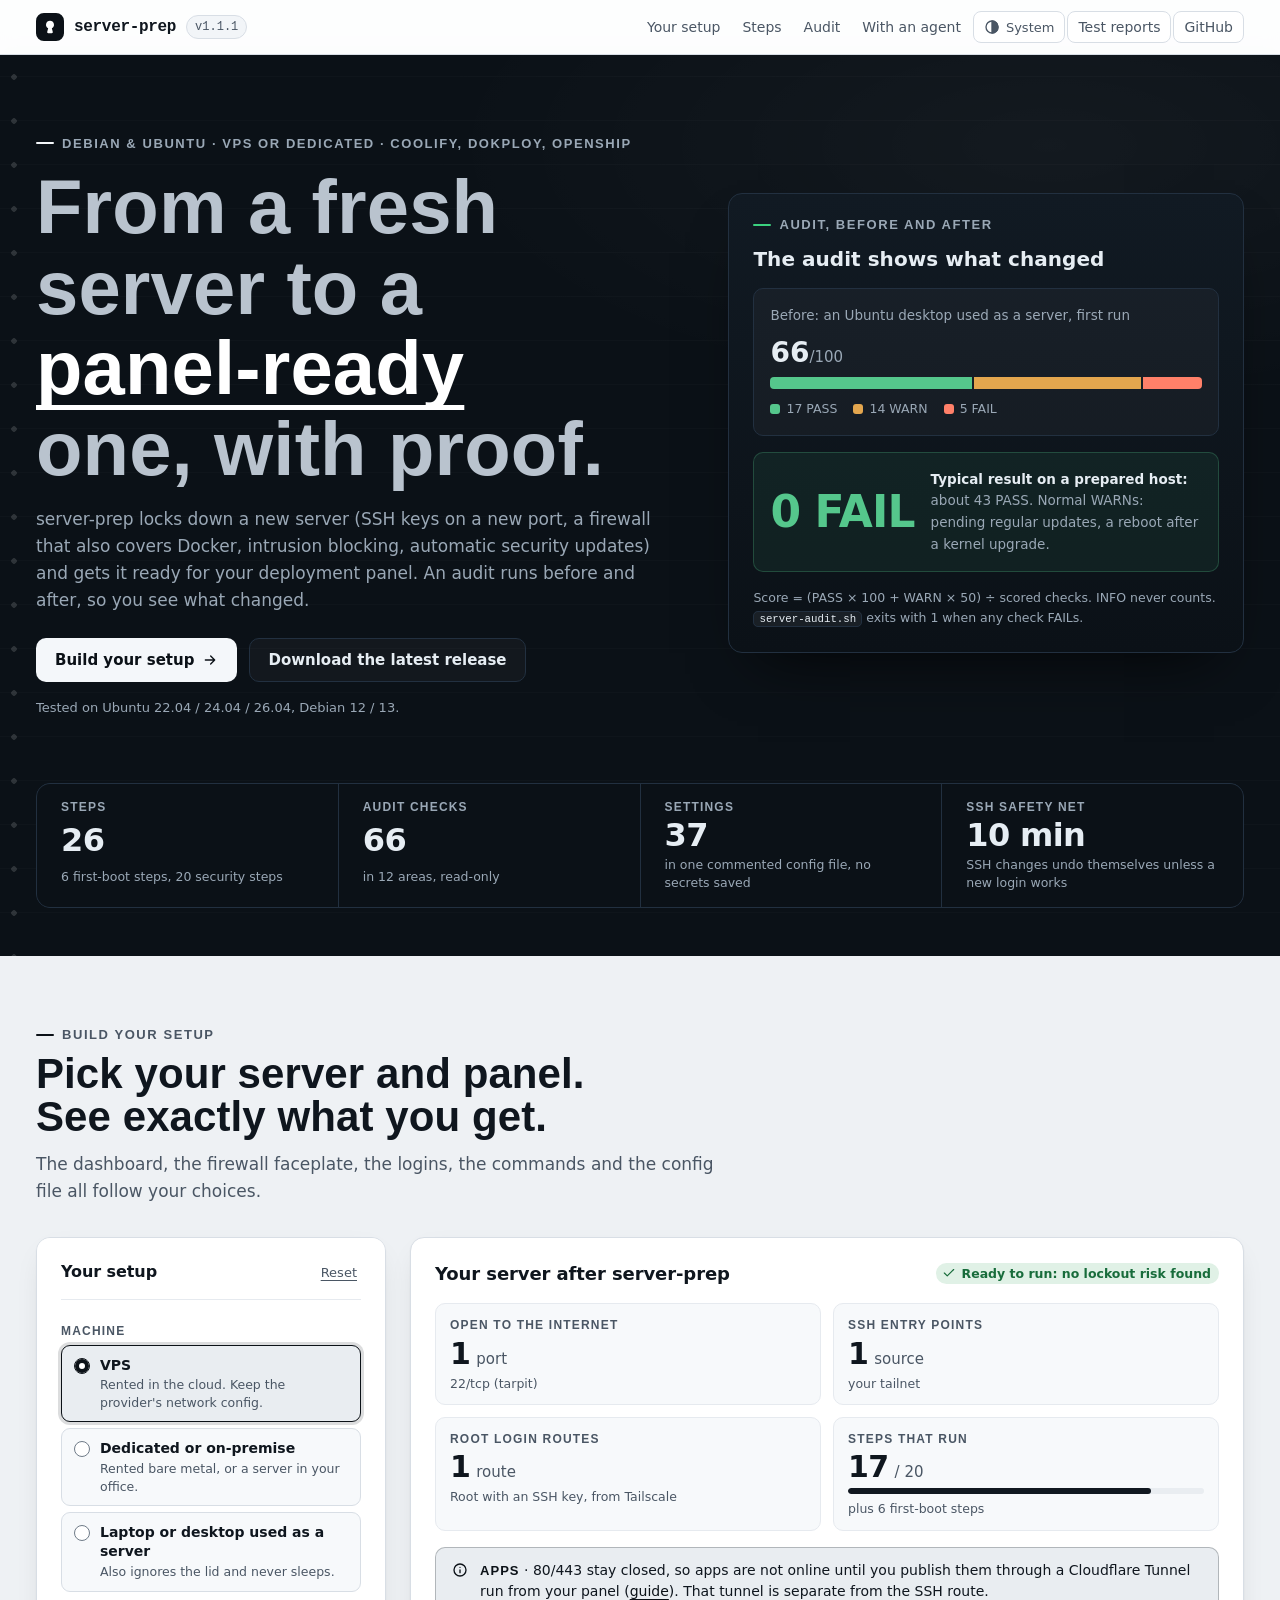
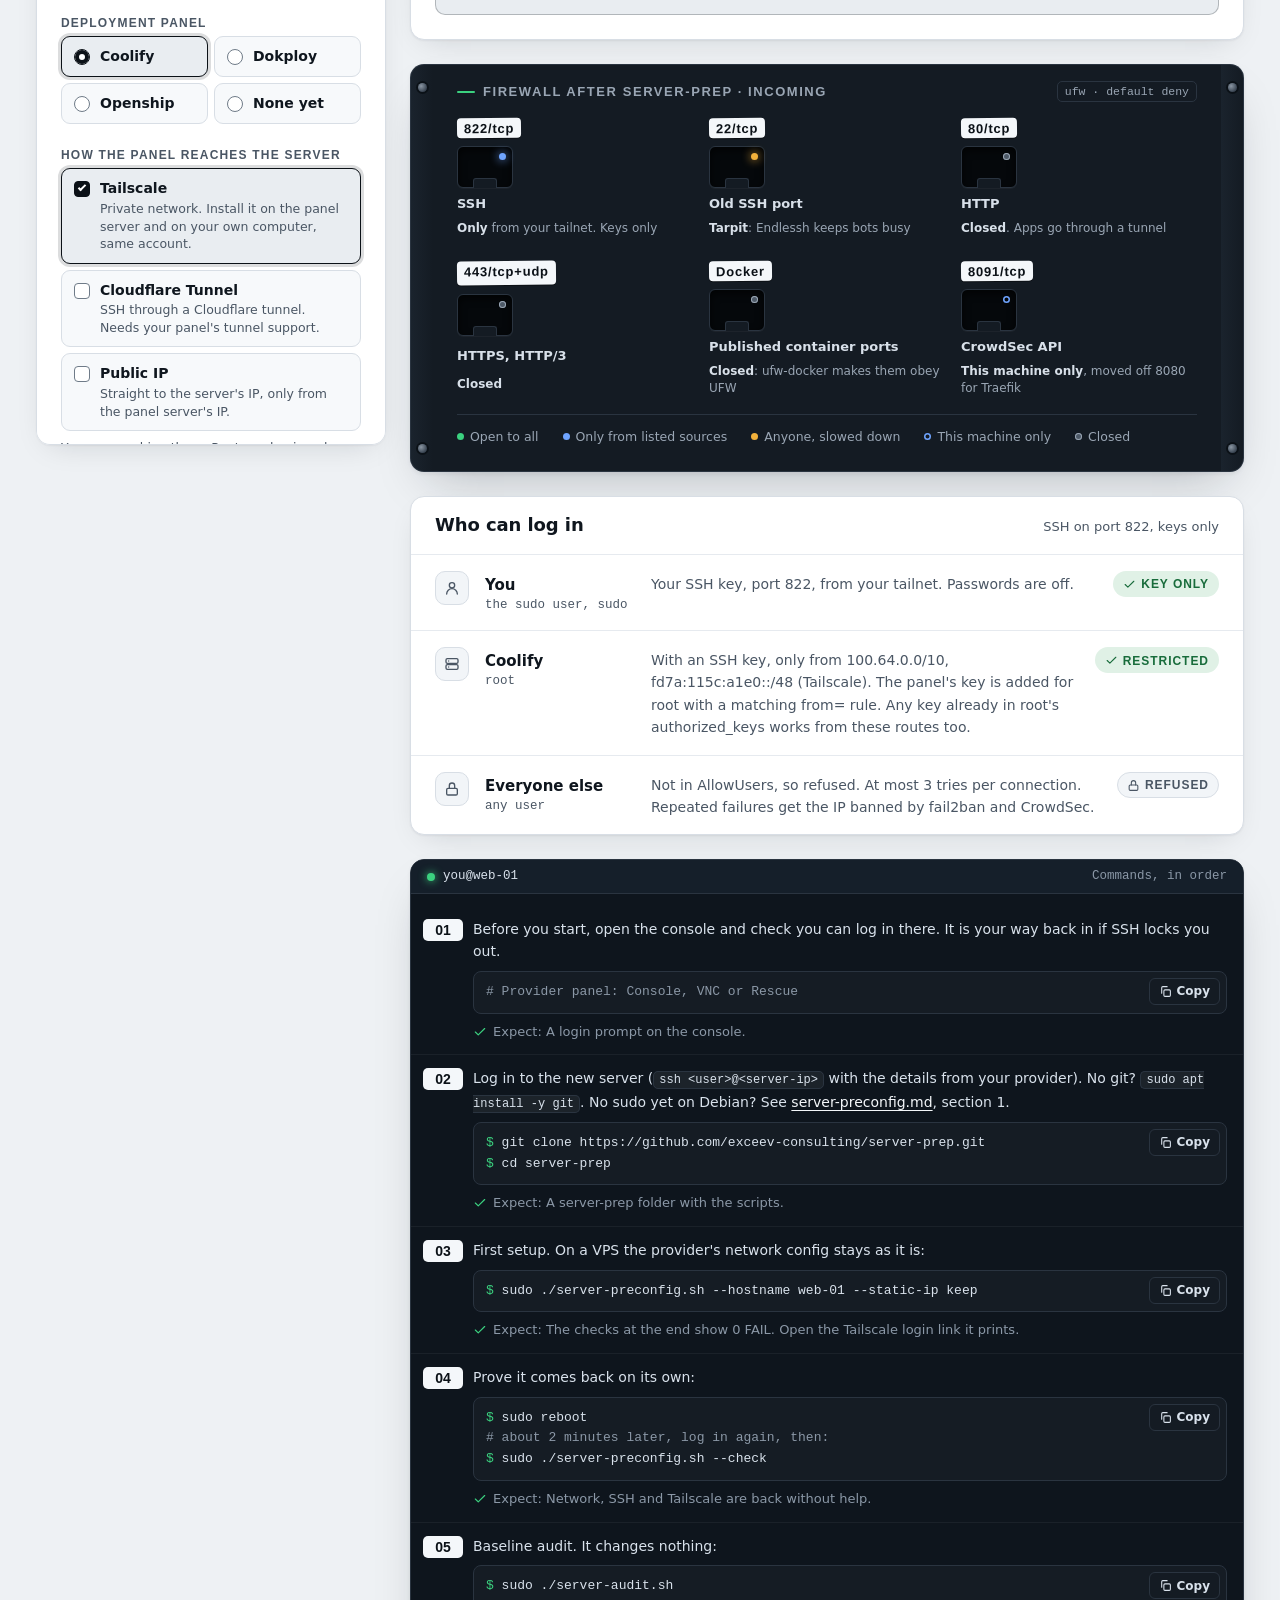
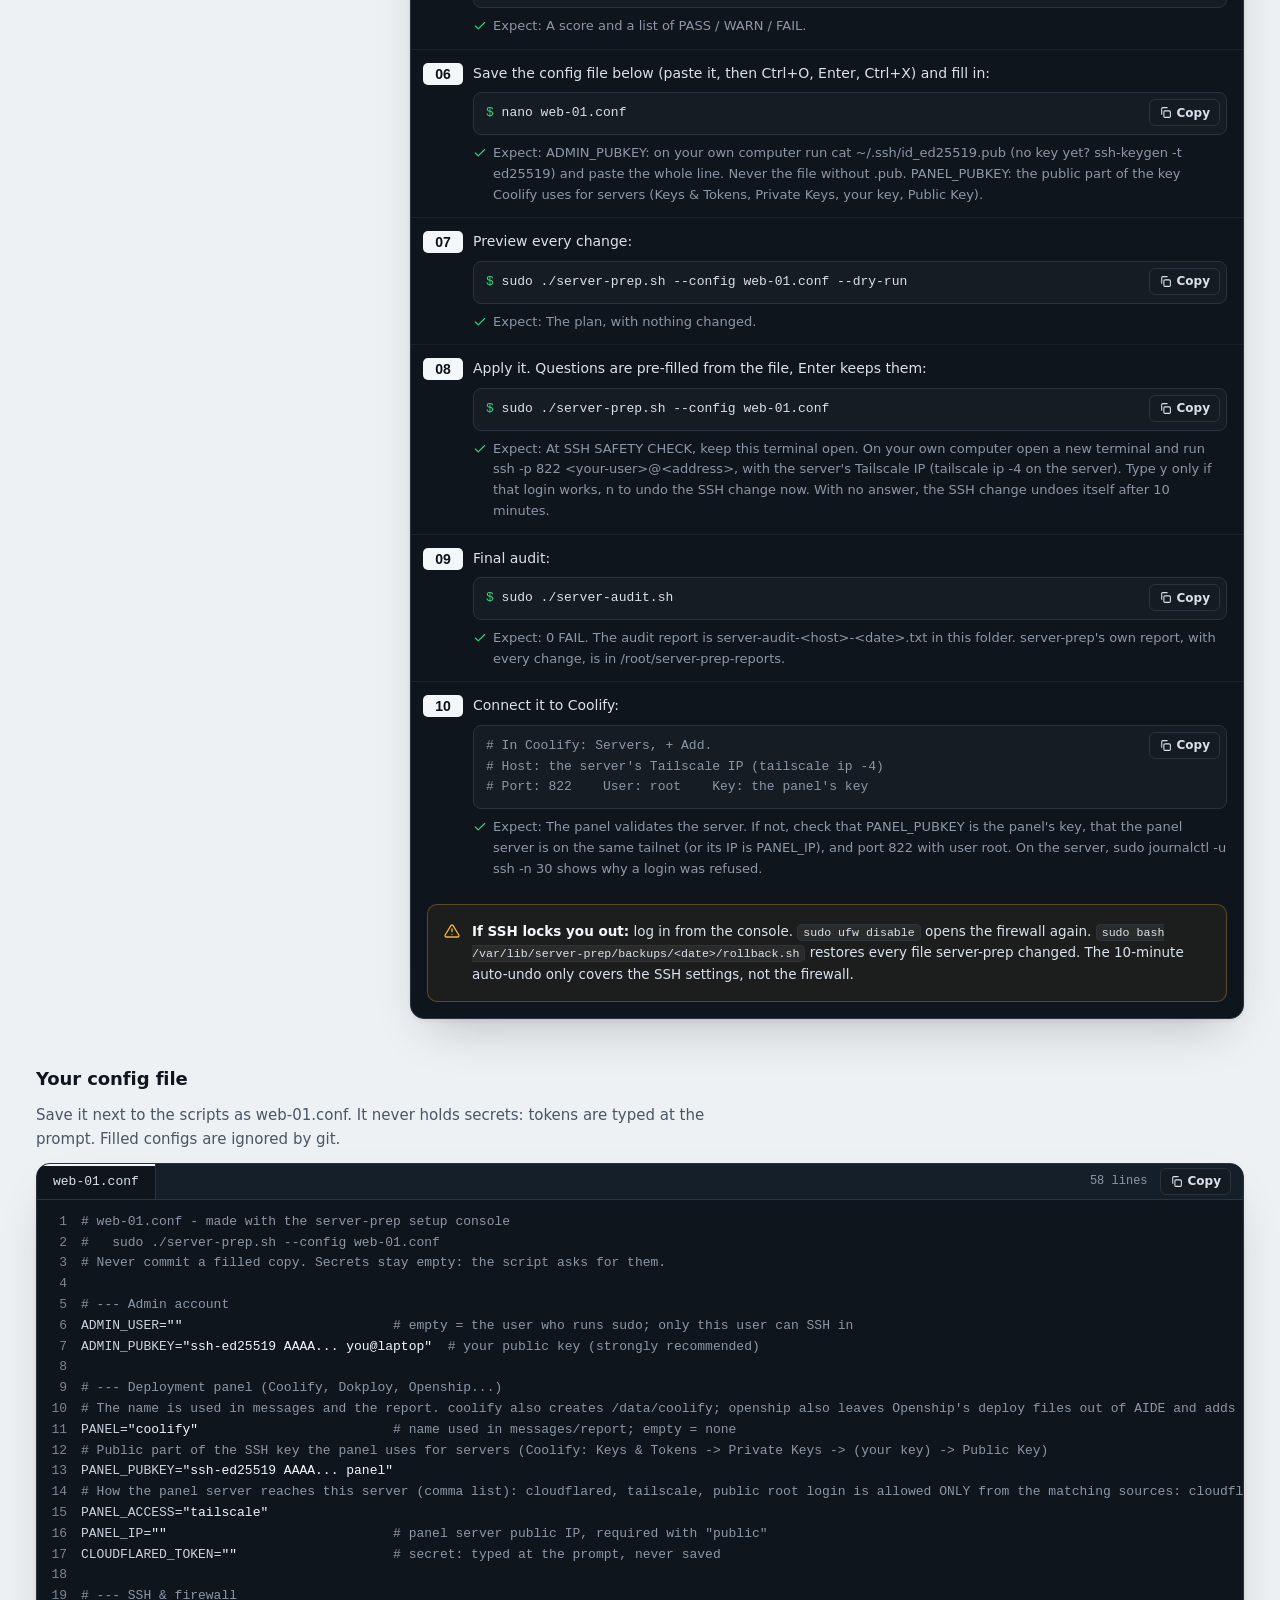
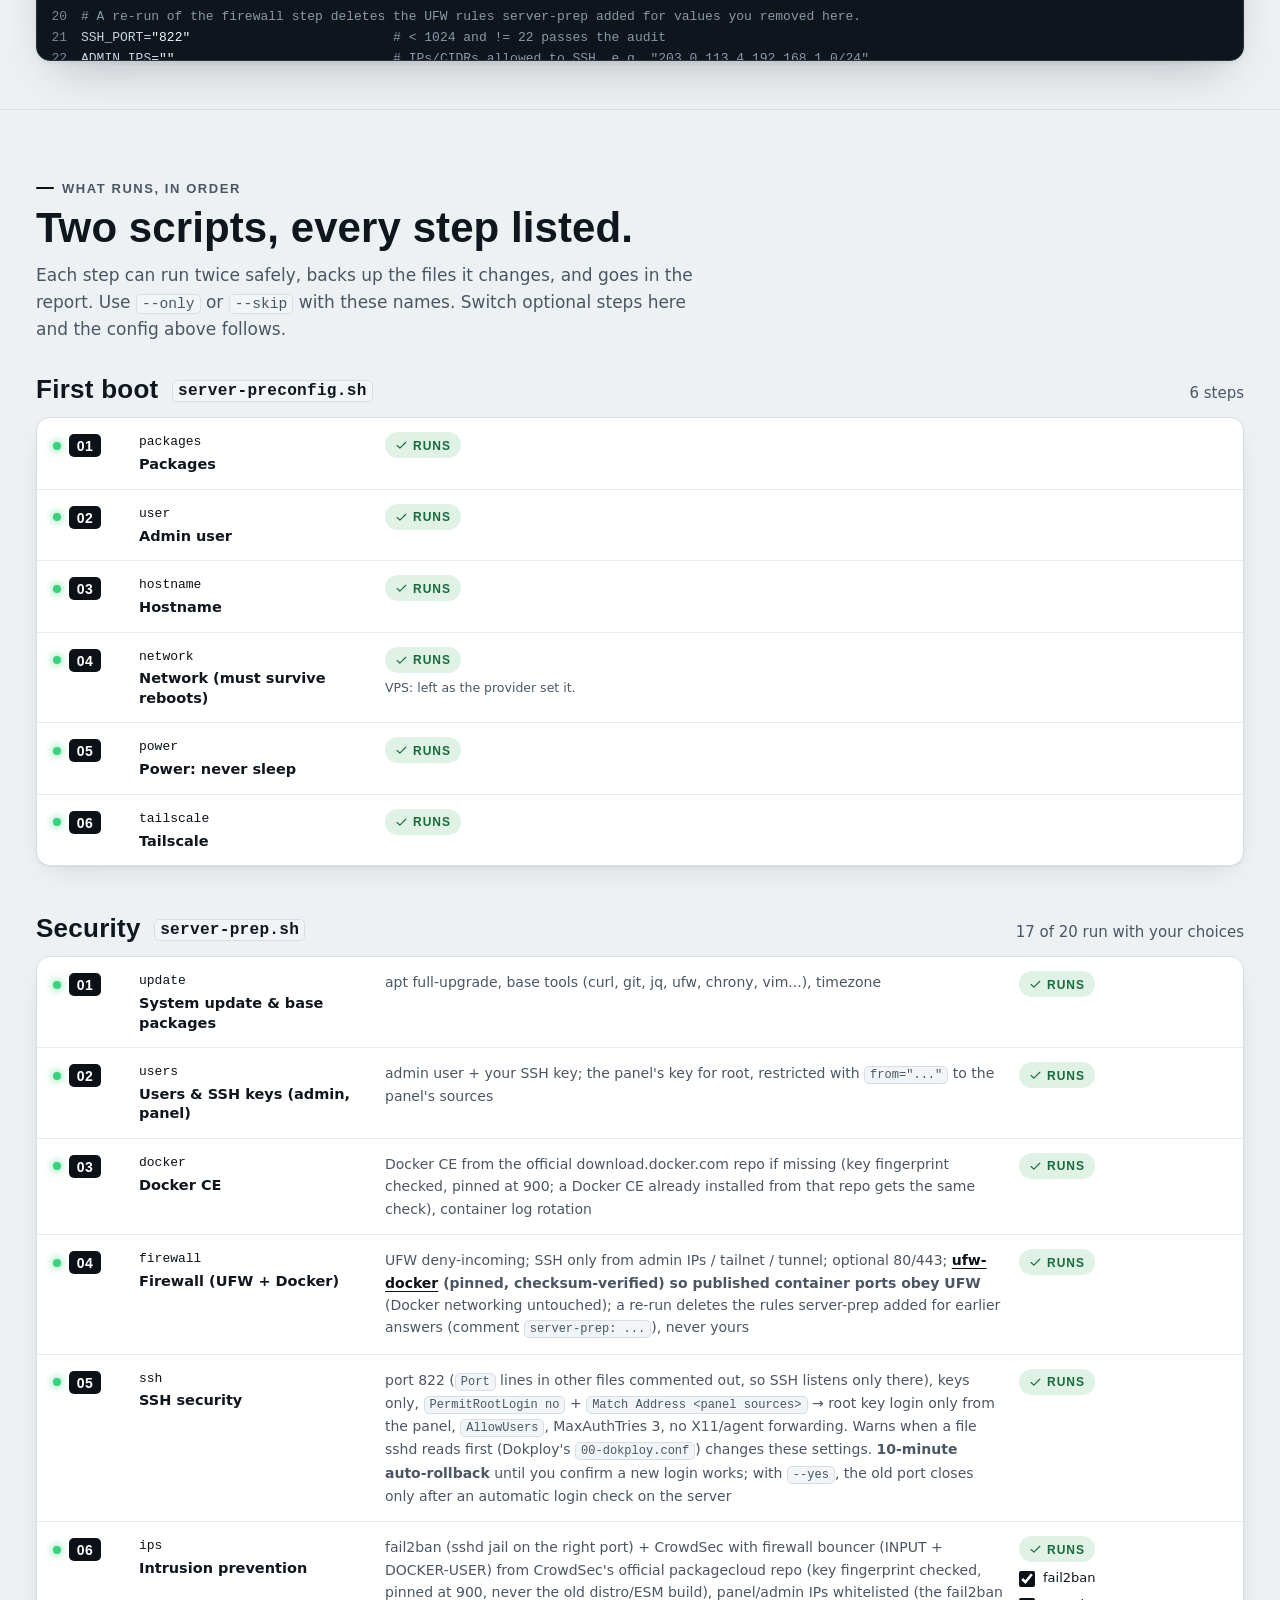
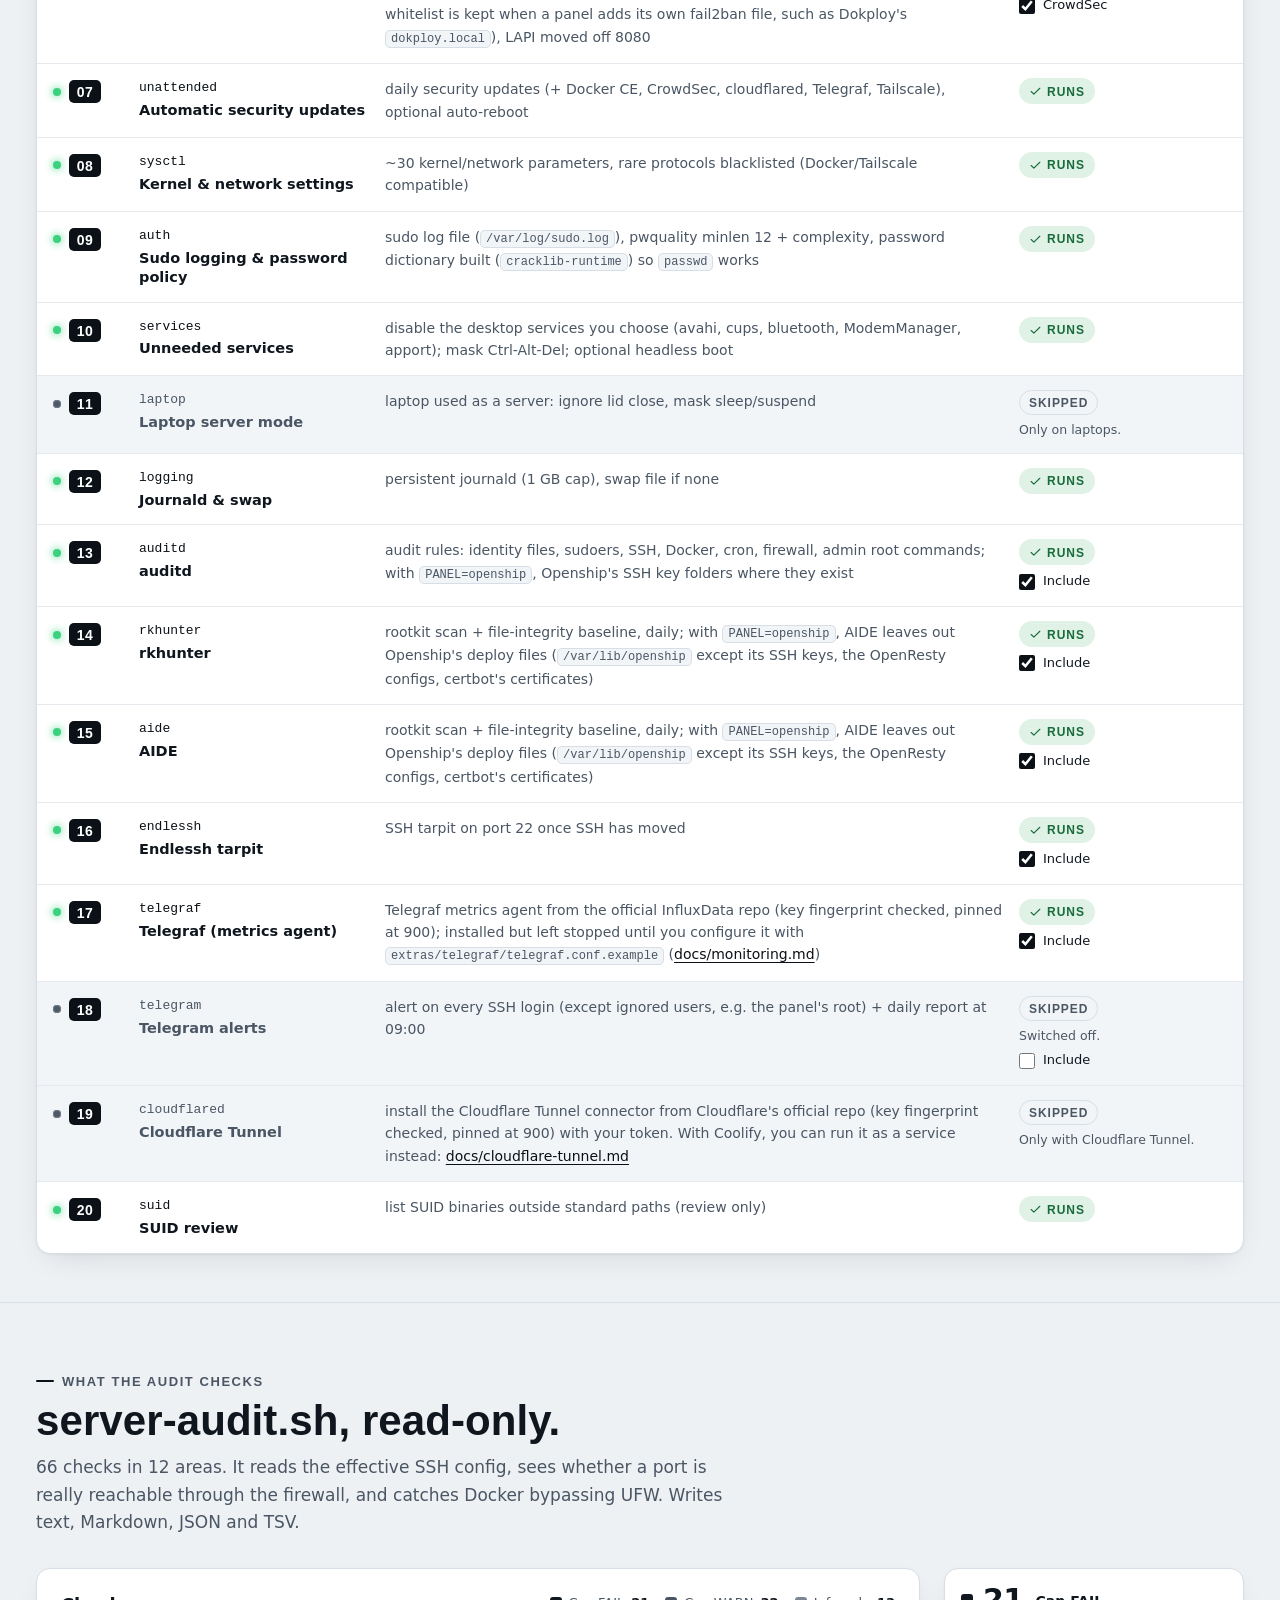
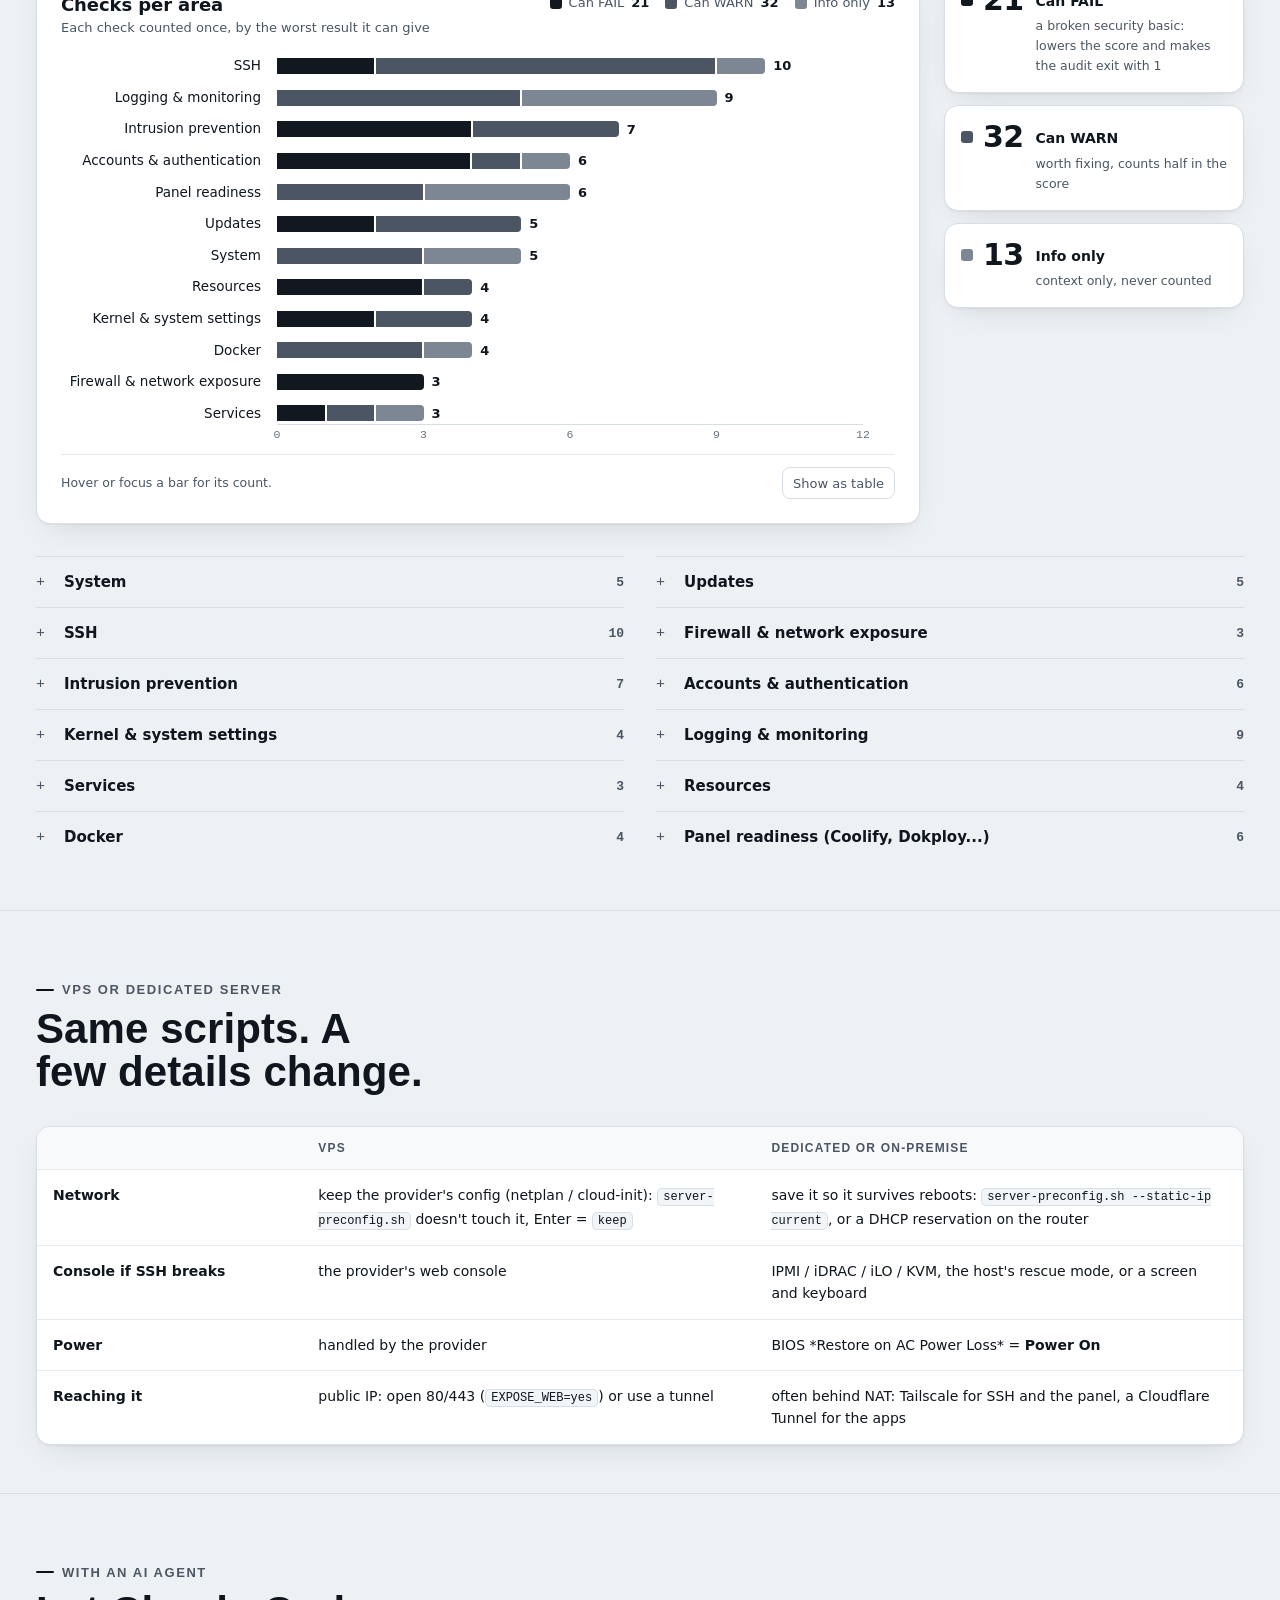
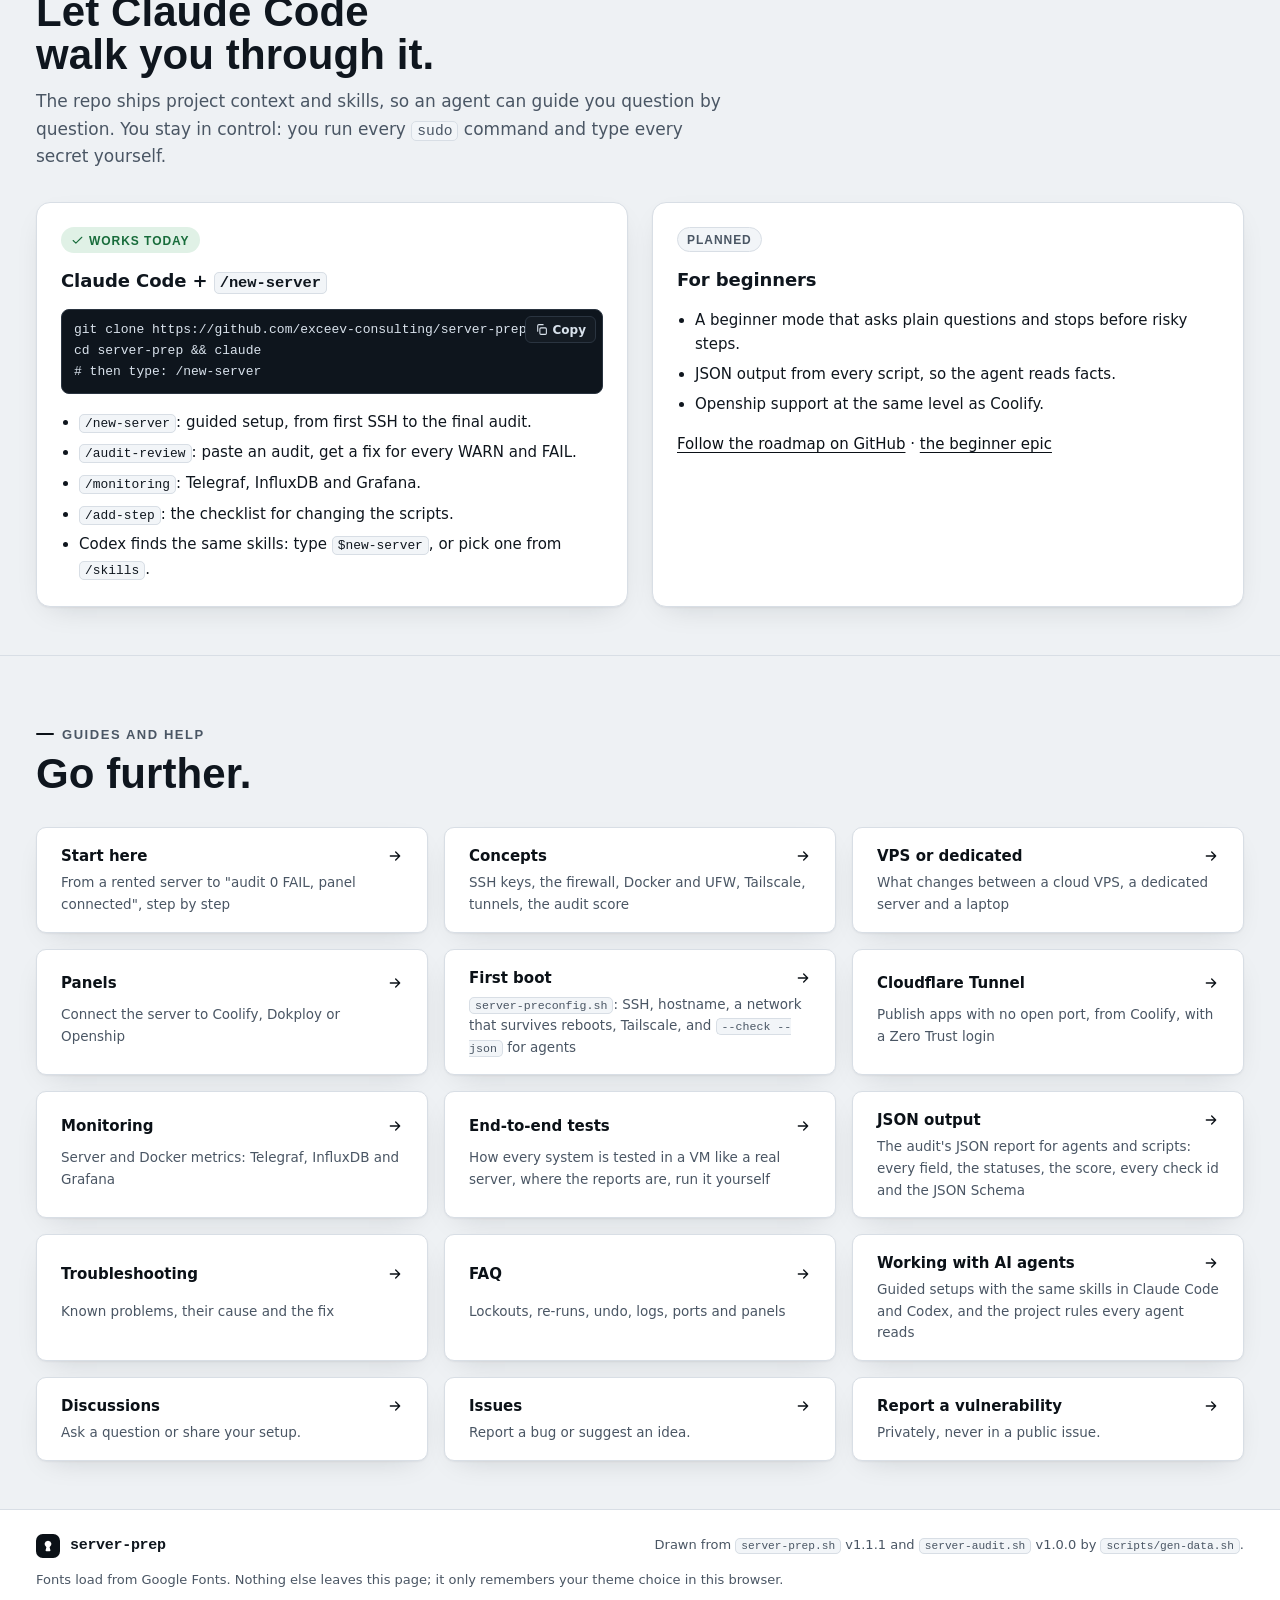
<file: site/index.html>
<!doctype html>
<html lang="en">
<head>
<meta charset="utf-8">
<meta name="viewport" content="width=device-width, initial-scale=1, viewport-fit=cover">
<title>server-prep Setup Console</title>
<meta http-equiv="Content-Security-Policy" content="default-src 'none'; script-src 'self' 'unsafe-inline'; style-src 'self' 'unsafe-inline' https://fonts.googleapis.com; font-src https://fonts.gstatic.com; img-src 'self' data:; connect-src 'none'; base-uri 'none'; form-action 'none'">
<meta name="referrer" content="no-referrer">
<meta name="description" content="See exactly what server-prep does to secure a Debian or Ubuntu VPS or dedicated server for Coolify, Dokploy or Openship: ports, logins, steps, commands and the audit.">
<meta property="og:title" content="server-prep Setup Console">
<meta property="og:description" content="Pick your server, panel and access route. See the ports, who can log in, the commands to run and the config file.">
<meta property="og:type" content="website">
<meta property="og:site_name" content="server-prep">
<meta property="og:url" content="https://server-prep.exceev.com/">
<meta property="og:image" content="https://server-prep.exceev.com/social-preview.png">
<meta property="og:image:width" content="1280">
<meta property="og:image:height" content="640">
<meta property="og:image:alt" content="server-prep: harden a fresh Debian or Ubuntu server for your PaaS panel, and prove it with an audit.">
<meta name="twitter:card" content="summary_large_image">
<meta name="theme-color" content="#FFFFFF" media="(prefers-color-scheme: light)">
<meta name="theme-color" content="#121920" media="(prefers-color-scheme: dark)">
<link rel="icon" href="favicon-32.png" sizes="32x32" type="image/png">
<link rel="icon" href="favicon.svg" type="image/svg+xml">
<link rel="apple-touch-icon" href="apple-touch-icon.png">
<link rel="preconnect" href="https://fonts.googleapis.com">
<link rel="preconnect" href="https://fonts.gstatic.com" crossorigin>
<link rel="stylesheet" href="https://fonts.googleapis.com/css2?family=Barlow+Condensed:wght@500;600;700&family=IBM+Plex+Mono:wght@400;500;600&family=IBM+Plex+Sans:wght@400;500;600;700&display=swap">
<link rel="stylesheet" href="tokens.css">
<style>
/* Layout: a rack console. A dark rack-front hero with the audit proof and headline numbers,
   then the setup console (control panel left, live dashboard + faceplate + terminal right),
   the steps as numbered rack units, the audit chart, and reference tables. */
*, *::before, *::after { box-sizing: border-box; }
html { -webkit-text-size-adjust: 100%; scroll-padding-top: 72px; }
body { margin: 0; background: var(--bg); color: var(--ink); font: 400 15px/1.6 var(--f-body); }
body::before { content: ""; position: fixed; inset: 0 0 auto; height: env(safe-area-inset-top, 0px); z-index: 30; background: var(--panel); }
a { color: var(--accent); text-decoration: underline; text-decoration-thickness: 1px; text-underline-offset: 3px; }
a:hover { text-decoration-thickness: 2px; }
:focus-visible { outline: 2px solid var(--accent); outline-offset: 2px; }
.hero :focus-visible, .term :focus-visible, .file :focus-visible, .rackunit :focus-visible, .two .code :focus-visible { outline-color: var(--rack-hi); }
code, pre, kbd { font-family: var(--f-mono); }
code { font-size: .86em; background: var(--sunken); border: 1px solid var(--rule); border-radius: 5px; padding: 1px 5px; overflow-wrap: anywhere; }
h1, h2, h3, h4 { margin: 0; text-wrap: balance; }
h1, h2 { font-family: var(--f-display); font-weight: 700; line-height: 1.02; letter-spacing: .002em; }
h2 { font-size: clamp(30px, 4vw, 42px); }
h3 { font: 600 18px/1.3 var(--f-body); letter-spacing: -.005em; }
p { margin: 0; }
svg.i { width: 16px; height: 16px; flex: none; fill: none; stroke: currentColor; stroke-width: 2; stroke-linecap: round; stroke-linejoin: round; }
.sr { position: absolute; width: 1px; height: 1px; padding: 0; margin: -1px; overflow: hidden; clip: rect(0 0 0 0); white-space: nowrap; border: 0; }
.skip { position: absolute; left: max(16px, env(safe-area-inset-left, 0px)); top: -60px; z-index: 40; background: var(--accent); color: var(--on-accent); padding: 8px 12px; border-radius: 6px; font-weight: 600; text-decoration: none; }
.skip:focus { top: 8px; }
.wrap { max-width: 1240px; margin: 0 auto; padding-left: max(16px, env(safe-area-inset-left, 0px)); padding-right: max(16px, env(safe-area-inset-right, 0px)); }
.eyebrow { display: inline-flex; align-items: center; gap: 8px; font: 600 13px/1 var(--f-display); letter-spacing: .12em; text-transform: uppercase; color: var(--ink-2); }
.eyebrow::before { content: ""; width: 18px; height: 2px; border-radius: 2px; background: var(--accent); }
.lead { font-size: 17px; line-height: 1.6; color: var(--ink-2); max-width: 64ch; }
.muted { color: var(--ink-2); }
.num { font-variant-numeric: tabular-nums; }
.card { background: var(--panel); border: 1px solid var(--rule); border-radius: var(--r-lg); box-shadow: var(--shadow); min-width: 0; }

/* ---------- top bar ---------- */
.topbar { position: sticky; top: env(safe-area-inset-top, 0px); z-index: 20; background: color-mix(in srgb, var(--panel) 88%, transparent); backdrop-filter: saturate(1.4) blur(10px); -webkit-backdrop-filter: saturate(1.4) blur(10px); border-bottom: 1px solid var(--rule); }
.topbar .wrap { display: flex; align-items: center; justify-content: space-between; gap: var(--s4); padding-block: 10px; }
.brand { display: flex; align-items: center; gap: 10px; color: var(--ink); text-decoration: none; }
.logo { display: block; flex: none; color: var(--brand); }
.brand .logo { width: 28px; height: 28px; }
.brand b { font: 600 16px/1 var(--f-mono); letter-spacing: -.02em; white-space: nowrap; }
.chip { display: inline-flex; align-items: center; gap: 6px; font: 500 12px/1 var(--f-mono); padding: 5px 8px; border-radius: 999px; border: 1px solid var(--rule); color: var(--ink-2); background: var(--sunken); white-space: nowrap; }
.topnav { display: flex; gap: 2px; align-items: center; flex-wrap: wrap; justify-content: flex-end; }
.topnav a { color: var(--ink-2); text-decoration: none; font-weight: 500; font-size: 14px; padding: 6px 10px; border-radius: 8px; }
.topnav a:hover { color: var(--ink); background: var(--sunken); }
.topnav a[aria-current="true"] { color: var(--accent); background: var(--accent-soft); }
.tbtn { display: inline-flex; align-items: center; gap: 6px; height: 32px; padding: 0 10px; border-radius: 8px; border: 1px solid var(--rule); background: var(--panel); color: var(--ink-2); font: 500 13px/1 var(--f-body); cursor: pointer; text-decoration: none; }
.tbtn:hover { color: var(--ink); border-color: var(--ink-3); }
@media (max-width: 860px) { .topnav a.sec { display: none; } }
@media (max-width: 600px) {
  .brand .chip { display: none; }
  .tlabel { position: absolute; width: 1px; height: 1px; padding: 0; margin: -1px; overflow: hidden; clip: rect(0 0 0 0); white-space: nowrap; border: 0; }
  .topnav { flex-wrap: nowrap; gap: 6px; }
}

/* ---------- hero (rack front, dark on purpose) ---------- */
.hero { position: relative; background: var(--rack); color: var(--rack-ink); overflow: hidden; isolation: isolate; }
.hero::before { content: ""; position: absolute; inset: 0; z-index: -1; opacity: .55;
  background:
    radial-gradient(900px 380px at 82% 10%, rgba(255, 255, 255, .07), transparent 70%),
    repeating-linear-gradient(0deg, transparent 0 43px, rgba(255, 255, 255, .035) 43px 44px); }
.hero::after { content: ""; position: absolute; top: 0; bottom: 0; left: max(8px, calc(50% - 640px)); width: 12px; z-index: -1;
  background: radial-gradient(circle at 6px 22px, rgba(255,255,255,.14) 2.5px, transparent 3px) 0 0 / 12px 44px repeat-y; }
.hero .hero-grid { display: grid; grid-template-columns: minmax(0, 1.25fr) minmax(0, 1fr); gap: var(--s7); padding-block: var(--s8) var(--s6); align-items: center; }
.hero .eyebrow { color: var(--rack-dim); }
.hero .eyebrow::before { background: var(--rack-hi); }
.hero h1 { font-size: clamp(42px, 6.6vw, 76px); line-height: 1.06; color: var(--rack-mid); margin-top: var(--s4); }
.hero h1 em { font-style: normal; color: #FFFFFF; text-decoration: underline; text-decoration-color: #FFFFFF; text-decoration-thickness: .07em; text-underline-offset: .14em; text-decoration-skip-ink: none; }
.hero .lead { color: var(--rack-dim); margin-top: var(--s4); }
.cta { display: flex; gap: var(--s3); flex-wrap: wrap; margin-top: var(--s5); }
.btn { display: inline-flex; align-items: center; gap: 8px; height: 44px; padding: 0 18px; border-radius: 10px; font: 600 15px/1 var(--f-body); text-decoration: none; cursor: pointer; border: 1px solid transparent; }
.btn.primary { background: var(--rack-hi); color: var(--rack); }
.btn.primary:hover { background: #FFFFFF; box-shadow: 0 0 0 4px rgba(255, 255, 255, .14); }
.btn.ghost { color: var(--rack-ink); border-color: var(--rack-edge); background: rgba(255,255,255,.03); }
.btn.ghost:hover { border-color: var(--rack-dim); }
.hero .tested { margin-top: var(--s4); font-size: 13px; color: var(--rack-dim); }
.proof { background: linear-gradient(180deg, var(--rack-2), var(--rack)); border: 1px solid var(--rack-edge); border-radius: var(--r-lg); padding: var(--s5); display: grid; gap: var(--s4); box-shadow: 0 30px 60px -30px rgba(0,0,0,.8); min-width: 0; }
.proof-head { display: flex; justify-content: space-between; align-items: baseline; gap: var(--s3); flex-wrap: wrap; }
.proof-head .eyebrow::before { background: var(--led-ok); }
.proof h2 { font: 600 20px/1.25 var(--f-body); color: var(--rack-ink); }
.score { display: grid; gap: 10px; padding: var(--s4); border-radius: var(--r); background: rgba(255,255,255,.03); border: 1px solid var(--rack-edge); }
.score-top { display: flex; justify-content: space-between; align-items: baseline; gap: var(--s3); flex-wrap: wrap; font-size: 13.5px; color: var(--rack-dim); }
.score-top b { font: 600 28px/1 var(--f-body); color: var(--rack-ink); }
.score-top b small { font-size: 15px; color: var(--rack-dim); font-weight: 500; }
.sbar { display: flex; gap: 2px; height: 12px; }
.sbar i { display: block; height: 100%; }
.sbar i:first-child { border-radius: 4px 0 0 4px; }
.sbar i:last-child { border-radius: 0 4px 4px 0; }
.sbar .p { background: var(--rack-ok); }
.sbar .w { background: var(--rack-warn); }
.sbar .f { background: var(--rack-bad); }
.slegend { display: flex; gap: var(--s4); flex-wrap: wrap; font-size: 12.5px; color: var(--rack-dim); }
.slegend span { display: inline-flex; align-items: center; gap: 6px; }
.slegend span::before { content: ""; width: 10px; height: 10px; border-radius: 3px; }
.slegend .p::before { background: var(--rack-ok); }
.slegend .w::before { background: var(--rack-warn); }
.slegend .f::before { background: var(--rack-bad); }
.after { display: flex; gap: var(--s4); align-items: center; padding: var(--s4); border-radius: var(--r); background: rgba(85, 199, 140, .08); border: 1px solid rgba(85, 199, 140, .25); }
.after .big { font: 700 44px/1 var(--f-body); color: var(--rack-ok); letter-spacing: -.02em; white-space: nowrap; }
.after p { font-size: 13.5px; color: var(--rack-dim); }
.after p b { color: var(--rack-ink); font-weight: 600; }
.formula { font-size: 12.5px; color: var(--rack-dim); }
.formula code { background: rgba(255,255,255,.06); border-color: var(--rack-edge); color: var(--rack-ink); }
.kpis-hero { display: grid; grid-template-columns: repeat(4, minmax(0, 1fr)); gap: 1px; margin-top: var(--s6); background: var(--rack-edge); border: 1px solid var(--rack-edge); border-radius: var(--r-lg); overflow: hidden; }
.kpis-hero > div { background: var(--rack); padding: var(--s4) var(--s5); display: grid; gap: 4px; min-width: 0; }
.kpis-hero .lbl { font: 600 12px/1.2 var(--f-display); letter-spacing: .1em; text-transform: uppercase; color: var(--rack-dim); }
.kpis-hero .val { font: 600 32px/1.05 var(--f-body); color: var(--rack-ink); letter-spacing: -.02em; }
.kpis-hero .cap { font-size: 12.5px; color: var(--rack-dim); line-height: 1.4; }
.hero-wrap-kpi { padding-bottom: var(--s7); }

/* ---------- sections ---------- */
section.block { padding-block: var(--s8) var(--s7); }
section.block + section.block { border-top: 1px solid var(--rule); }
.block-head { display: grid; gap: var(--s3); margin-bottom: var(--s6); max-width: 72ch; }

/* ---------- console ---------- */
.console { display: grid; grid-template-columns: minmax(0, 350px) minmax(0, 1fr); gap: var(--s5); align-items: start; }
.controls { padding: var(--s5); display: grid; gap: var(--s5); position: sticky; top: 76px; max-height: calc(100vh - 92px); overflow: auto; overscroll-behavior: contain; }
.controls-head { display: flex; justify-content: space-between; align-items: center; gap: var(--s3); padding-bottom: var(--s4); border-bottom: 1px solid var(--rule-2); }
.controls-head h3 { font-size: 16px; }
.reset { font: 500 13px/1 var(--f-body); color: var(--ink-2); background: none; border: 0; cursor: pointer; padding: 4px; text-decoration: underline; text-underline-offset: 3px; }
fieldset { border: 0; margin: 0; padding: 0; display: grid; gap: var(--s2); min-width: 0; }
fieldset:disabled .opt span { cursor: not-allowed; opacity: .75; }
legend { padding: 0; margin-bottom: 6px; font: 600 12px/1.2 var(--f-display); letter-spacing: .1em; text-transform: uppercase; color: var(--ink-2); }
.seg { display: grid; gap: 6px; }
.seg.cols-2 { grid-template-columns: 1fr 1fr; }
.opt { position: relative; display: block; }
.opt input { position: absolute; opacity: 0; inset: 0; margin: 0; width: 100%; height: 100%; cursor: pointer; z-index: 1; }
.opt span { position: relative; display: grid; gap: 2px; padding: 10px 12px 10px 38px; border: 1px solid var(--rule); border-radius: 9px; background: var(--panel-2); cursor: pointer; transition: border-color .15s, background-color .15s, box-shadow .15s; }
.opt span::before { content: ""; position: absolute; left: 12px; top: 12px; width: 16px; height: 16px; border-radius: 50%; border: 1.5px solid var(--off); background: var(--panel); }
.opt input[type="checkbox"] + span::before { border-radius: 4px; }
.opt span b { font-weight: 600; font-size: 14px; line-height: 1.35; }
.opt span small { font-size: 12.5px; color: var(--ink-2); line-height: 1.4; }
.opt input:hover + span { border-color: var(--ink-3); }
.opt input:checked + span { border-color: var(--accent); background: var(--accent-soft); box-shadow: 0 0 0 3px color-mix(in srgb, var(--accent) 14%, transparent); }
.opt input[type="radio"]:checked + span::before { border-color: var(--accent); background: var(--panel); box-shadow: inset 0 0 0 4px var(--accent); }
.opt input[type="checkbox"]:checked + span::before { border-color: var(--accent); background: var(--accent); }
.opt input[type="checkbox"]:checked + span::after { content: ""; position: absolute; left: 18px; top: 14px; width: 4px; height: 8px; border: solid var(--on-accent); border-width: 0 2px 2px 0; transform: rotate(45deg); }
.opt input:focus-visible + span { outline: 2px solid var(--accent); outline-offset: 2px; }
.fields { display: grid; grid-template-columns: 1fr 1fr; gap: var(--s3); }
.field { display: grid; gap: 6px; align-content: start; min-width: 0; }
.field label { font: 600 12px/1.2 var(--f-display); letter-spacing: .1em; text-transform: uppercase; color: var(--ink-2); }
.field input[type="text"] { font: 400 14px/1.4 var(--f-mono); padding: 10px 12px; border: 1px solid var(--off); border-radius: 9px; background: var(--panel-2); color: var(--ink); width: 100%; min-width: 0; transition: border-color .15s, box-shadow .15s; }
.field input[type="text"]:focus { outline: 2px solid transparent; outline-offset: 2px; border-color: var(--accent); box-shadow: 0 0 0 3px color-mix(in srgb, var(--accent) 18%, transparent); }
.field input[type="text"]::placeholder { color: var(--ink-2); }
.hint { font-size: 12.5px; color: var(--ink-2); line-height: 1.45; }

.outputs { display: grid; gap: var(--s5); min-width: 0; }

/* live KPI dashboard */
.dash { padding: var(--s5); display: grid; gap: var(--s4); }
.dash-head { display: flex; justify-content: space-between; align-items: baseline; gap: var(--s3); flex-wrap: wrap; }
.dash-head p { font-size: 13px; color: var(--ink-2); }
.kpis { display: grid; grid-template-columns: repeat(4, minmax(0, 1fr)); gap: var(--s3); }
@media (max-width: 1320px) and (min-width: 1081px), (max-width: 760px) { .kpis { grid-template-columns: repeat(2, minmax(0, 1fr)); } }
.kpi { border: 1px solid var(--rule-2); background: var(--panel-2); border-radius: var(--r); padding: 14px 14px 12px; display: grid; gap: 6px; align-content: start; min-width: 0; }
.kpi .lbl { font: 600 12px/1.2 var(--f-display); letter-spacing: .1em; text-transform: uppercase; color: var(--ink-2); }
.kpi .val { display: flex; align-items: baseline; gap: 6px; font: 600 30px/1 var(--f-body); letter-spacing: -.02em; color: var(--ink); }
.kpi .val small { font-size: 15px; font-weight: 500; color: var(--ink-2); letter-spacing: 0; }
.kpi .cap { font-size: 12.5px; color: var(--ink-2); line-height: 1.4; overflow-wrap: anywhere; }
.st { display: inline-flex; align-items: center; gap: 6px; font: 600 12.5px/1.2 var(--f-body); justify-self: start; padding: 3px 8px 3px 6px; border-radius: 999px; }
.st.ok { color: var(--ok); background: var(--ok-soft); }
.st.warn { color: var(--warn); background: var(--warn-soft); }
.st.bad { color: var(--bad); background: var(--bad-soft); }
.st svg.i { width: 14px; height: 14px; }
.meter { height: 6px; border-radius: 999px; background: var(--accent-soft); overflow: hidden; }
.meter i { display: block; height: 100%; border-radius: 999px; background: var(--accent-2); transition: width .3s ease; }

.alerts { display: grid; gap: var(--s2); }
.alerts:empty { display: none; }
.alert { display: flex; gap: var(--s3); align-items: flex-start; padding: var(--s3) var(--s4); border-radius: var(--r); font-size: 14px; line-height: 1.5; border: 1px solid; }
.alert svg.i { margin-top: 2px; }
.alert b { font: 700 13px/1.5 var(--f-display); letter-spacing: .08em; text-transform: uppercase; white-space: nowrap; }
.alert.warn { background: var(--warn-soft); border-color: color-mix(in srgb, var(--warn) 30%, transparent); }
.alert.warn svg, .alert.warn b { color: var(--warn); }
.alert.bad { background: var(--bad-soft); border-color: color-mix(in srgb, var(--bad) 30%, transparent); }
.alert.bad svg, .alert.bad b { color: var(--bad); }
.alert.info { background: var(--accent-soft); border-color: color-mix(in srgb, var(--accent) 25%, transparent); }
.alert.info svg, .alert.info b { color: var(--accent); }

/* faceplate with rack ears */
.rackunit { display: grid; grid-template-columns: 22px minmax(0, 1fr) 22px; border-radius: var(--r-lg); background: var(--plate-edge); padding: 1px; box-shadow: var(--shadow-lift); }
.ear { background: linear-gradient(90deg, var(--ear), var(--plate)); display: grid; align-content: space-between; justify-items: center; padding-block: 18px; }
.ear:first-child { border-radius: calc(var(--r-lg) - 1px) 0 0 calc(var(--r-lg) - 1px); }
.ear:last-child { border-radius: 0 calc(var(--r-lg) - 1px) calc(var(--r-lg) - 1px) 0; }
.ear i { width: 9px; height: 9px; border-radius: 50%; background: radial-gradient(circle at 35% 35%, var(--screw-hi), var(--screw-lo) 70%); box-shadow: 0 0 0 2px var(--rack); }
.plate { background: var(--plate); color: var(--plate-ink); padding: var(--s4) var(--s5) var(--s5); min-width: 0; }
.plate-head { display: flex; justify-content: space-between; gap: var(--s3); align-items: center; flex-wrap: wrap; margin-bottom: var(--s4); }
.plate-head .eyebrow { color: var(--plate-dim); }
.plate-head .eyebrow::before { background: var(--led-ok); }
.plate-head .plate-tag { font: 500 11.5px/1 var(--f-mono); color: var(--plate-dim); border: 1px solid var(--plate-edge); padding: 4px 7px; border-radius: 5px; white-space: nowrap; }
.ports { display: grid; grid-template-columns: repeat(3, minmax(0, 1fr)); gap: var(--s5) var(--s4); }
.port { display: grid; gap: 8px; justify-items: start; min-width: 0; }
.port .tag { font: 700 13px/1 var(--f-display); letter-spacing: .06em; background: var(--rack-hi); color: var(--rack); padding: 4px 7px 3px; border-radius: 4px; transform: rotate(-.6deg); font-variant-numeric: tabular-nums; box-shadow: 0 1px 0 rgba(0,0,0,.4); }
.jack { position: relative; width: 56px; height: 42px; border-radius: 6px; background: var(--jack); border: 1px solid var(--plate-edge); box-shadow: inset 0 3px 8px rgba(0,0,0,.7), 0 1px 0 rgba(255,255,255,.04); }
.jack::before { content: ""; position: absolute; left: 15px; right: 15px; bottom: -1px; height: 10px; background: var(--plate); border: 1px solid var(--plate-edge); border-bottom: 0; border-radius: 3px 3px 0 0; }
.jack::after { content: ""; position: absolute; top: 6px; right: 6px; width: 7px; height: 7px; border-radius: 50%; background: var(--led-off); box-shadow: inset 0 0 0 1px var(--plate-dim); }
.port[data-state="open"] .jack::after { background: var(--led-ok); box-shadow: 0 0 10px var(--led-ok); }
.port[data-state="only"] .jack::after { background: var(--led-only); box-shadow: 0 0 10px var(--led-only); }
.port[data-state="limit"] .jack::after, .port[data-state="tarpit"] .jack::after { background: var(--led-warn); box-shadow: 0 0 10px var(--led-warn); }
.port[data-state="local"] .jack::after { background: transparent; box-shadow: inset 0 0 0 1.5px var(--led-only); }
.port[data-state="tarpit"] .jack::after { animation: blink 1.6s steps(2, start) infinite; }
.ports.boot .jack::after { animation: led-on .5s ease-out both; animation-delay: calc(var(--i) * 90ms); }
.port.changed .jack { animation: ring .7s ease-out; }
@keyframes blink { to { opacity: .25; } }
@keyframes led-on { from { opacity: 0; transform: scale(.4); } to { opacity: 1; transform: none; } }
@keyframes ring { from { box-shadow: inset 0 3px 8px rgba(0,0,0,.7), 0 0 0 3px rgba(244, 247, 250, .55); } to { box-shadow: inset 0 3px 8px rgba(0,0,0,.7), 0 0 0 10px rgba(244, 247, 250, 0); } }
.port .what { font: 600 13px/1.2 var(--f-body); }
.port .state { font-size: 12px; line-height: 1.45; color: var(--plate-dim); overflow-wrap: anywhere; }
.port .state b { color: var(--plate-ink); font-weight: 600; }
.plate-foot { margin-top: var(--s4); padding-top: var(--s3); border-top: 1px solid var(--plate-edge); font-size: 12.5px; color: var(--plate-dim); display: flex; gap: var(--s2) var(--s5); flex-wrap: wrap; }
.plate-foot span::before { content: ""; display: inline-block; width: 7px; height: 7px; border-radius: 50%; margin-right: 6px; vertical-align: 1px; }
.plate-foot .k-open::before { background: var(--led-ok); }
.plate-foot .k-only::before { background: var(--led-only); }
.plate-foot .k-warn::before { background: var(--led-warn); }
.plate-foot .k-local::before { box-shadow: inset 0 0 0 1.5px var(--led-only); }
.plate-foot .k-off::before { background: var(--led-off); box-shadow: inset 0 0 0 1px var(--plate-dim); }

/* logins */
.logins-head { padding: var(--s4) var(--s5); border-bottom: 1px solid var(--rule-2); display: flex; justify-content: space-between; gap: var(--s3); align-items: baseline; flex-wrap: wrap; }
.login { display: grid; grid-template-columns: 34px minmax(0, 150px) minmax(0, 1fr) auto; gap: var(--s4); padding: var(--s4) var(--s5); align-items: start; }
.login + .login { border-top: 1px solid var(--rule-2); }
.avatar { width: 34px; height: 34px; border-radius: 10px; display: grid; place-items: center; background: var(--sunken); border: 1px solid var(--rule); color: var(--ink-2); }
.login .who { font-weight: 600; padding-top: 2px; }
.login .who small { display: block; font: 400 12.5px/1.4 var(--f-mono); color: var(--ink-2); overflow-wrap: anywhere; }
.login .how { font-size: 14px; color: var(--ink-2); min-width: 0; overflow-wrap: anywhere; padding-top: 2px; }
.pill { display: inline-flex; align-items: center; gap: 5px; font: 600 12px/1 var(--f-display); letter-spacing: .08em; text-transform: uppercase; padding: 6px 9px 5px; border-radius: 999px; white-space: nowrap; border: 1px solid transparent; }
.pill svg.i { width: 13px; height: 13px; }
.pill.ok { background: var(--ok-soft); color: var(--ok); }
.pill.warn { background: var(--warn-soft); color: var(--warn); }
.pill.bad { background: var(--bad-soft); color: var(--bad); }
.pill.off { background: var(--sunken); color: var(--ink-2); border-color: var(--rule); }

/* terminal */
.term { background: var(--code-bg); border: 1px solid var(--plate-edge); border-radius: var(--r-lg); overflow: hidden; box-shadow: var(--shadow-lift); }
.term-bar { display: flex; align-items: center; justify-content: space-between; gap: var(--s3); padding: 10px var(--s4); background: var(--code-bar); border-bottom: 1px solid var(--plate-edge); color: var(--code-dim); font: 500 12.5px/1 var(--f-mono); }
.term-bar .host { display: inline-flex; align-items: center; gap: 8px; color: var(--code-ink); }
.term-bar .host::before { content: ""; width: 8px; height: 8px; border-radius: 50%; background: var(--led-ok); box-shadow: 0 0 8px var(--led-ok); }
.cmds { list-style: none; margin: 0; padding: var(--s3) 0; counter-reset: cmd; }
.cmds li { counter-increment: cmd; display: grid; grid-template-columns: 40px minmax(0, 1fr); gap: 10px; padding: var(--s3) var(--s4) var(--s3) var(--s3); }
.cmds li + li { border-top: 1px solid rgba(255,255,255,.05); }
.cmds li::before { content: counter(cmd, decimal-leading-zero); font: 700 14px/1 var(--f-display); font-variant-numeric: tabular-nums; color: var(--rack); background: var(--rack-hi); border-radius: 5px; height: 22px; display: grid; place-items: center; margin-top: 1px; }
.cmd-body { display: grid; gap: 8px; min-width: 0; }
.cmd-body > p { font-size: 14px; color: var(--code-ink); }
.cmd-body > p code { background: rgba(255,255,255,.06); border-color: var(--plate-edge); color: var(--code-ink); }
.cmd-body > p a { color: var(--rack-hi); }
.cmd-body .expect { font-size: 13px; color: var(--code-dim); display: flex; gap: 6px; }
.cmd-body .expect svg.i { width: 14px; height: 14px; margin-top: 3px; color: var(--led-ok); }
.code { position: relative; background: rgba(255,255,255,.03); color: var(--code-ink); border: 1px solid var(--plate-edge); border-radius: 8px; min-width: 0; }
.code pre { margin: 0; padding: 10px 84px 10px 12px; font-size: 13px; line-height: 1.6; overflow-x: auto; white-space: pre; }
.code pre:focus-visible { outline: 2px solid var(--rack-hi); outline-offset: -2px; }
.code pre .c { color: var(--code-dim); }
.code pre .ln::before { content: "$ "; color: var(--led-ok); }
.copy { position: absolute; top: 6px; right: 6px; display: inline-flex; align-items: center; gap: 5px; font: 600 12px/1 var(--f-body); padding: 6px 9px; border-radius: 6px; border: 1px solid var(--plate-edge); background: var(--plate); color: var(--code-ink); cursor: pointer; }
.copy svg.i { width: 13px; height: 13px; }
.copy:hover { border-color: var(--plate-dim); }
.copy:focus-visible { outline-color: var(--rack-hi); }
.copy[data-done] { color: var(--led-ok); border-color: var(--led-ok); }
.recover { margin: 0 var(--s4) var(--s4); border: 1px solid rgba(242, 177, 59, .3); background: rgba(242, 177, 59, .06); border-radius: var(--r); padding: var(--s4); display: flex; gap: var(--s3); font-size: 13.5px; color: var(--code-ink); }
.recover svg.i { color: var(--led-warn); margin-top: 2px; }
.recover code { background: rgba(255,255,255,.06); border-color: var(--plate-edge); color: var(--code-ink); }
.recover b { color: var(--rack-hi); }

/* config file */
.file { background: var(--code-bg); border: 1px solid var(--plate-edge); border-radius: var(--r-lg); overflow: hidden; box-shadow: var(--shadow-lift); }
.file-bar { display: flex; align-items: center; justify-content: space-between; gap: var(--s3); background: var(--code-bar); border-bottom: 1px solid var(--plate-edge); padding: 0 var(--s3) 0 0; }
.file-tab { display: inline-flex; align-items: center; gap: 8px; padding: 11px var(--s4); color: var(--code-ink); font: 500 13px/1 var(--f-mono); background: var(--code-bg); border-right: 1px solid var(--plate-edge); box-shadow: inset 0 2px 0 var(--rack-hi); }
.file-meta { font: 500 12px/1 var(--f-mono); color: var(--code-dim); display: flex; gap: var(--s3); align-items: center; }
.file-bar .copy { position: static; }
.file pre { margin: 0; padding: var(--s3) 0; max-height: 460px; overflow: auto; font-size: 13px; line-height: 1.6; color: var(--code-ink); counter-reset: line; }
.file pre:focus-visible { outline: 2px solid var(--rack-hi); outline-offset: -2px; }
.file pre .l { display: inline; }
.file pre .l::before { counter-increment: line; content: counter(line); display: inline-block; width: 44px; padding-right: 14px; text-align: right; color: var(--code-ln); user-select: none; }
.file pre .k { color: var(--code-key); }
.file pre .v { color: var(--rack-hi); }
.file pre .c { color: var(--code-dim); }

/* ---------- steps (rack units) ---------- */
.stack-head { display: flex; justify-content: space-between; align-items: baseline; gap: var(--s3); flex-wrap: wrap; margin: var(--s7) 0 var(--s3); }
.block-head + .stack-head { margin-top: 0; }
.stack-head h3 { font: 700 26px/1.1 var(--f-display); letter-spacing: .01em; }
.stack-head h3 code { font-size: .62em; background: var(--sunken); vertical-align: 3px; margin-left: 6px; }
.units { border: 1px solid var(--rule); border-radius: var(--r-lg); background: var(--panel); overflow: hidden; box-shadow: var(--shadow); }
.unit { display: grid; grid-template-columns: 70px minmax(0, 230px) minmax(0, 1fr) minmax(0, 200px); gap: var(--s4); padding: 14px var(--s5) 14px var(--s4); border-top: 1px solid var(--rule-2); align-items: start; transition: background-color .15s; }
.unit:first-child { border-top: 0; }
.unit:hover { background: var(--panel-2); }
.unit[data-run="no"] { background: var(--sunken); }
.unit[data-run="no"] .u-name b, .unit[data-run="no"] .u-name code { color: var(--ink-2); }
.u-num { display: flex; align-items: center; gap: 8px; margin-top: 2px; }
.u-num b { font: 700 14px/1 var(--f-display); background: var(--brand); color: var(--on-brand); padding: 5px 6px 4px; border-radius: 5px; letter-spacing: .04em; font-variant-numeric: tabular-nums; min-width: 32px; text-align: center; }
.u-num i { width: 8px; height: 8px; border-radius: 50%; background: var(--led-off); box-shadow: inset 0 0 0 1px var(--off); }
.unit[data-run="yes"] .u-num i { background: var(--led-ok); box-shadow: 0 0 8px var(--led-ok); }
.u-name { display: grid; gap: 2px; min-width: 0; }
.u-name code { background: none; border: 0; padding: 0; font-size: 13px; color: var(--accent); font-weight: 500; }
.u-name b { font-weight: 600; font-size: 14.5px; line-height: 1.35; }
.u-detail { font-size: 14px; color: var(--ink-2); min-width: 0; }
.u-detail:empty { display: none; }
.u-state { display: grid; gap: 6px; justify-items: start; }
.u-state .why { font-size: 12.5px; color: var(--ink-2); line-height: 1.4; }
.toggle { display: inline-flex; align-items: center; gap: 8px; font-size: 13px; font-weight: 500; cursor: pointer; }
.toggle input { width: 16px; height: 16px; accent-color: var(--accent); margin: 0; }

/* ---------- audit chart ---------- */
.audit-top { display: grid; grid-template-columns: minmax(0, 1fr) minmax(0, 300px); gap: var(--s5); align-items: start; }
.chart { padding: var(--s5); display: grid; gap: var(--s4); position: relative; }
.chart-head { display: flex; justify-content: space-between; gap: var(--s3); align-items: flex-start; flex-wrap: wrap; }
.chart-head p { font-size: 13px; color: var(--ink-2); margin-top: 2px; }
.legend { display: flex; gap: var(--s4); flex-wrap: wrap; font-size: 13px; color: var(--ink-2); }
.legend span { display: inline-flex; align-items: center; gap: 7px; }
.legend span i { width: 12px; height: 12px; border-radius: 3px; }
.legend b { color: var(--ink); font-weight: 600; }
.bars { display: grid; gap: 10px; }
.brow { display: grid; grid-template-columns: minmax(0, 200px) minmax(0, 1fr); gap: var(--s4); align-items: center; }
.brow .name { font-size: 13.5px; color: var(--ink); text-align: right; overflow: hidden; text-overflow: ellipsis; white-space: nowrap; }
.track { display: flex; align-items: center; gap: 8px; min-width: 0; }
.stack { display: flex; gap: 2px; height: 16px; flex: none; }
.bseg { position: relative; display: block; height: 100%; cursor: default; min-width: 3px; }
.bseg::after { content: ""; position: absolute; left: -1px; right: -1px; top: -4px; bottom: -4px; }
.bseg:last-child { border-radius: 0 4px 4px 0; }
.bseg.info { background: var(--sev-info); }
.bseg.warn { background: var(--sev-warn); }
.bseg.fail { background: var(--sev-fail); }
.bseg:hover, .bseg:focus-visible { filter: brightness(1.12); outline: 2px solid var(--ink); outline-offset: 1px; }
.tip-val { font: 600 13px/1 var(--f-body); color: var(--ink); font-variant-numeric: tabular-nums; }
.axis { display: grid; grid-template-columns: minmax(0, 200px) minmax(0, 1fr); gap: var(--s4); font: 500 11.5px/1 var(--f-mono); color: var(--ink-3); }
.ticks { position: relative; height: 14px; border-top: 1px solid var(--rule); margin-right: 32px; }
.ticks span { position: absolute; top: 4px; transform: translateX(-50%); font-variant-numeric: tabular-nums; }
.ctip { position: absolute; z-index: 5; pointer-events: none; background: var(--ink); color: var(--panel); border-radius: 8px; padding: 8px 10px; font-size: 12.5px; line-height: 1.4; box-shadow: var(--shadow-lift); white-space: nowrap; }
.ctip b { display: block; font: 600 16px/1.2 var(--f-body); }
.chart-foot { display: flex; justify-content: space-between; gap: var(--s3); flex-wrap: wrap; align-items: center; font-size: 12.5px; color: var(--ink-2); padding-top: var(--s3); border-top: 1px solid var(--rule-2); }
.chart-table { width: 100%; border-collapse: collapse; font-size: 13.5px; }
.chart-table th, .chart-table td { padding: 8px 10px; border-top: 1px solid var(--rule-2); text-align: right; font-variant-numeric: tabular-nums; }
.chart-table th:first-child, .chart-table td:first-child { text-align: left; }
.chart-table thead th { border-top: 0; font: 600 12px/1.2 var(--f-display); letter-spacing: .08em; text-transform: uppercase; color: var(--ink-2); }
.sevs { display: grid; gap: var(--s3); }
.sev { padding: var(--s4); display: grid; grid-template-columns: auto minmax(0, 1fr); gap: 4px var(--s3); align-items: baseline; }
.sev .val { font: 600 30px/1 var(--f-body); letter-spacing: -.02em; grid-row: span 2; display: flex; align-items: center; gap: 10px; }
.sev .val i { width: 12px; height: 12px; border-radius: 3px; }
.sev b { font-weight: 600; font-size: 14px; }
.sev .desc { font-size: 12.5px; color: var(--ink-2); grid-column: 2; }
.audit-grid { display: grid; grid-template-columns: minmax(0, 1fr) minmax(0, 1fr); gap: 0 var(--s6); margin-top: var(--s6); }
.asec { border-top: 1px solid var(--rule); padding-block: var(--s3); }
.asec summary { list-style: none; cursor: pointer; display: grid; grid-template-columns: 16px minmax(0, 1fr) auto; gap: var(--s3); align-items: center; }
.asec summary::-webkit-details-marker { display: none; }
.asec summary .t { font-weight: 600; }
.asec summary .tw::before { content: "+"; color: var(--ink-2); font-family: var(--f-mono); }
.asec[open] summary .tw::before { content: "\2212"; }
.asec .cnt { font: 600 13px/1 var(--f-mono); color: var(--ink-2); font-variant-numeric: tabular-nums; }
.asec ul { list-style: none; margin: var(--s3) 0 var(--s2); padding: 0 0 0 28px; display: grid; gap: 6px; }
.asec li { display: flex; justify-content: space-between; gap: var(--s3); font-size: 14px; align-items: baseline; flex-wrap: wrap; }
.asec li code { font-size: 12px; }
.outcomes { display: inline-flex; gap: 4px; }
.outcomes i { font: 600 10.5px/1 var(--f-mono); font-style: normal; padding: 3px 5px; border-radius: 4px; }
.outcomes .PASS { background: var(--ok-soft); color: var(--ok); }
.outcomes .WARN { background: var(--warn-soft); color: var(--warn); }
.outcomes .FAIL { background: var(--bad-soft); color: var(--bad); }
.outcomes .INFO { background: var(--sunken); color: var(--ink-2); border: 1px solid var(--rule); }

/* ---------- tables, agent, links ---------- */
.table-scroll { overflow-x: auto; border: 1px solid var(--rule); border-radius: var(--r-lg); background: var(--panel); box-shadow: var(--shadow); }
table.ref { border-collapse: collapse; width: 100%; min-width: 640px; font-size: 14px; }
table.ref th, table.ref td { text-align: left; vertical-align: top; padding: 14px var(--s4); border-top: 1px solid var(--rule-2); }
table.ref thead th { border-top: 0; font: 600 12px/1.2 var(--f-display); letter-spacing: .1em; text-transform: uppercase; color: var(--ink-2); background: var(--panel-2); }
table.ref tbody th { font-weight: 600; width: 22%; }
.two { display: grid; grid-template-columns: minmax(0, 1fr) minmax(0, 1fr); gap: var(--s5); }
.two .card { padding: var(--s5); display: grid; gap: var(--s4); align-content: start; }
.two .card ul { margin: 0; padding-left: 18px; display: grid; gap: 6px; }
.two .code { background: var(--code-bg); }
.links { display: grid; grid-template-columns: repeat(3, minmax(0, 1fr)); gap: var(--s4); }
.links a { display: grid; gap: 4px; text-decoration: none; color: var(--ink); padding: var(--s4) var(--s5); border: 1px solid var(--rule); border-radius: var(--r); background: var(--panel); box-shadow: var(--shadow); transition: border-color .15s, transform .15s; }
.links a:hover { border-color: var(--accent); transform: translateY(-1px); }
.links a b { font-weight: 600; color: var(--accent); display: flex; justify-content: space-between; align-items: center; gap: 8px; }
.links a span { font-size: 13.5px; color: var(--ink-2); }
footer { border-top: 1px solid var(--rule); background: var(--panel); }
footer .wrap { padding-block: var(--s5); display: flex; justify-content: space-between; align-items: center; gap: var(--s3) var(--s5); flex-wrap: wrap; font-size: 13px; color: var(--ink-2); }
.foot-brand { display: inline-flex; align-items: center; gap: 10px; color: var(--ink); font: 600 15px/1 var(--f-mono); letter-spacing: -.02em; }
.foot-brand .logo { width: 24px; height: 24px; }

@media (max-width: 1080px) {
  .hero .hero-grid { grid-template-columns: minmax(0, 1fr); gap: var(--s6); }
  .kpis-hero { grid-template-columns: repeat(2, minmax(0, 1fr)); }
  .console { grid-template-columns: minmax(0, 1fr); }
  .controls { position: static; max-height: none; }
  .audit-top { grid-template-columns: minmax(0, 1fr); }
  .sevs { grid-template-columns: repeat(3, minmax(0, 1fr)); }
  .unit { grid-template-columns: 64px minmax(0, 1fr); }
  .u-detail, .u-state { grid-column: 2; }
  .audit-grid, .two { grid-template-columns: minmax(0, 1fr); }
  .links { grid-template-columns: minmax(0, 1fr); }
}
@media (max-width: 600px) {
  section.block { padding-block: var(--s7) var(--s6); }
  .kpis-hero { grid-template-columns: minmax(0, 1fr); }
  .login { grid-template-columns: 34px minmax(0, 1fr); }
  .login .how, .login .pill { grid-column: 2; }
  .seg.cols-2, .fields, .sevs { grid-template-columns: minmax(0, 1fr); }
  .brow { grid-template-columns: minmax(0, 1fr); gap: 4px; }
  .brow .name { text-align: left; white-space: normal; overflow: visible; }
  .axis { grid-template-columns: minmax(0, 1fr); }
  .axis > span:first-child { display: none; }
  .ports .port:last-child:nth-child(odd) { grid-column: 1 / -1; }
  .code pre { padding-right: 12px; padding-top: 40px; }
  .rackunit { grid-template-columns: 12px minmax(0, 1fr) 12px; }
  .ear i { width: 6px; height: 6px; }
  .plate { padding: var(--s4); }
  .ports { grid-template-columns: repeat(2, minmax(0, 1fr)); }
}
@media (prefers-reduced-motion: reduce) {
  *, *::before, *::after { animation: none !important; transition: none !important; }
}
@media (forced-colors: active) {
  .opt input:checked + span { outline: 3px solid CanvasText; outline-offset: -3px; }
  .pill, .outcomes i { border: 1px solid CanvasText; }
  .meter i, .sbar i, .bseg, .legend span i, .sev .val i, .slegend span::before { forced-color-adjust: none; }
}
</style>
</head>
<body>
<a class="skip" href="#main">Skip to content</a>

<svg width="0" height="0" style="position:absolute" aria-hidden="true">
  <symbol id="logo" viewBox="0 0 64 64"><path fill="currentColor" fill-rule="evenodd" d="M18 0H46A18 18 0 0 1 64 18V46A18 18 0 0 1 46 64H18A18 18 0 0 1 0 46V18A18 18 0 0 1 18 0Z M32 18A9 9 0 0 1 36.2 35L38.3 42.6A2.6 2.6 0 0 1 35.8 46H28.2A2.6 2.6 0 0 1 25.7 42.6L27.8 35A9 9 0 0 1 32 18Z"/></symbol>
  <symbol id="i-check" viewBox="0 0 24 24"><path d="M20 6 9 17l-5-5"/></symbol>
  <symbol id="i-alert" viewBox="0 0 24 24"><path d="M12 9v4m0 4h.01M10.3 3.9 1.8 18a2 2 0 0 0 1.7 3h17a2 2 0 0 0 1.7-3L13.7 3.9a2 2 0 0 0-3.4 0z"/></symbol>
  <symbol id="i-x" viewBox="0 0 24 24"><circle cx="12" cy="12" r="9"/><path d="m15 9-6 6m0-6 6 6"/></symbol>
  <symbol id="i-info" viewBox="0 0 24 24"><circle cx="12" cy="12" r="9"/><path d="M12 16v-4m0-4h.01"/></symbol>
  <symbol id="i-copy" viewBox="0 0 24 24"><rect x="9" y="9" width="12" height="12" rx="2"/><path d="M5 15V5a2 2 0 0 1 2-2h8"/></symbol>
  <symbol id="i-user" viewBox="0 0 24 24"><circle cx="12" cy="8" r="4"/><path d="M4 21a8 8 0 0 1 16 0"/></symbol>
  <symbol id="i-server" viewBox="0 0 24 24"><rect x="3" y="4" width="18" height="7" rx="2"/><rect x="3" y="13" width="18" height="7" rx="2"/><path d="M7 7.5h.01M7 16.5h.01"/></symbol>
  <symbol id="i-lock" viewBox="0 0 24 24"><rect x="4" y="11" width="16" height="10" rx="2"/><path d="M8 11V7a4 4 0 0 1 8 0v4"/></symbol>
  <symbol id="i-arrow" viewBox="0 0 24 24"><path d="M5 12h14m-6-6 6 6-6 6"/></symbol>
  <symbol id="i-theme" viewBox="0 0 24 24"><circle cx="12" cy="12" r="9"/><path d="M12 3v18a9 9 0 0 0 0-18z" fill="currentColor"/></symbol>
</svg>

<header class="topbar">
  <div class="wrap">
    <a class="brand" href="#main" aria-label="server-prep, top of the page">
      <svg class="logo" aria-hidden="true"><use href="#logo"/></svg>
      <b>server-prep</b>
      <span class="chip" id="ver">v1.1.1</span>
    </a>
    <nav class="topnav" aria-label="Page and project">
      <a class="sec" href="#setup" data-sec="setup">Your setup</a>
      <a class="sec" href="#steps" data-sec="steps">Steps</a>
      <a class="sec" href="#audit" data-sec="audit">Audit</a>
      <a class="sec" href="#agent" data-sec="agent">With an agent</a>
      <button class="tbtn" type="button" id="theme-btn" aria-label="Theme: system"><svg class="i"><use href="#i-theme"/></svg><span id="theme-label" class="tlabel">System</span></button>
      <a class="tbtn" href="e2e/" title="End-to-end test reports: every system, in a real VM">Test reports</a>
      <a class="tbtn" href="https://github.com/exceev-consulting/server-prep" id="nav-repo">GitHub</a>
    </nav>
  </div>
</header>

<main id="main" tabindex="-1">
<section class="hero" aria-labelledby="hero-h">
  <div class="wrap hero-grid">
    <div>
      <span class="eyebrow">Debian &amp; Ubuntu · VPS or dedicated · Coolify, Dokploy, Openship</span>
      <h1 id="hero-h">From a fresh server to a <em>panel-ready</em> one, with proof.</h1>
      <p class="lead">server-prep locks down a new server (SSH keys on a new port, a firewall that also covers Docker, intrusion blocking, automatic security updates) and gets it ready for your deployment panel. An audit runs before and after, so you see what changed.</p>
      <div class="cta">
        <a class="btn primary" href="#setup">Build your setup <svg class="i"><use href="#i-arrow"/></svg></a>
        <a class="btn ghost" href="https://github.com/exceev-consulting/server-prep/releases/latest" id="rel-link">Download the latest release</a>
      </div>
      <p class="tested" id="tested"></p>
    </div>
    <aside class="proof" aria-labelledby="proof-h">
      <div class="proof-head"><span class="eyebrow">Audit, before and after</span></div>
      <h2 id="proof-h">The audit shows what changed</h2>
      <div class="score">
        <div class="score-top"><span>Before: an Ubuntu desktop used as a server, first run</span><b>66<small>/100</small></b></div>
        <div class="sbar" role="img" aria-label="Before: 17 PASS, 14 WARN, 5 FAIL out of 36 scored checks"><i class="p" style="width:47.2%"></i><i class="w" style="width:38.9%"></i><i class="f" style="width:13.9%"></i></div>
        <div class="slegend"><span class="p">17 PASS</span><span class="w">14 WARN</span><span class="f">5 FAIL</span></div>
      </div>
      <div class="after"><span class="big">0 FAIL</span><p><b>Typical result on a prepared host:</b> about 43 PASS. Normal WARNs: pending regular updates, a reboot after a kernel upgrade.</p></div>
      <p class="formula">Score = (PASS × 100 + WARN × 50) ÷ scored checks. INFO never counts. <code>server-audit.sh</code> exits with 1 when any check FAILs.</p>
    </aside>
  </div>
  <div class="wrap hero-wrap-kpi">
    <div class="kpis-hero" id="kpis-hero"></div>
  </div>
</section>

<section class="block" id="setup" aria-labelledby="setup-h">
  <div class="wrap">
    <div class="block-head">
      <span class="eyebrow">Build your setup</span>
      <h2 id="setup-h">Pick your server and panel. See exactly what you get.</h2>
      <p class="lead">The dashboard, the firewall faceplate, the logins, the commands and the config file all follow your choices.</p>
    </div>

    <div class="console">
      <form class="controls card" id="controls" autocomplete="off" aria-label="Your setup">
        <div class="controls-head"><h3>Your setup</h3><button class="reset" type="button" id="reset">Reset</button></div>
        <fieldset>
          <legend>Machine</legend>
          <div class="seg" id="opt-machine"></div>
        </fieldset>
        <fieldset>
          <legend>Deployment panel</legend>
          <div class="seg cols-2" id="opt-panel"></div>
        </fieldset>
        <fieldset id="fs-access">
          <legend>How the panel reaches the server</legend>
          <div class="seg" id="opt-access"></div>
          <p class="hint" id="access-hint"></p>
        </fieldset>
        <fieldset>
          <legend>Apps on ports 80 and 443</legend>
          <div class="seg cols-2" id="opt-web"></div>
        </fieldset>
        <div class="field">
          <label for="admin-ips">Your IPs for admin SSH</label>
          <input type="text" id="admin-ips" placeholder="203.0.113.4 192.168.1.0/24" spellcheck="false" aria-describedby="admin-ips-hint">
          <p class="hint" id="admin-ips-hint">Office or home public IPs, or a LAN range. Find yours with <code>curl -4 ifconfig.me</code> on your own computer. Leave it empty only if your computer is on the same Tailscale network.</p>
        </div>
        <div class="fields">
          <div class="field">
            <label for="host">Server name</label>
            <input type="text" id="host" value="web-01" spellcheck="false" aria-describedby="host-hint">
            <p class="hint" id="host-hint">a-z, 0-9 and hyphens.</p>
          </div>
          <div class="field">
            <label for="user">Your login</label>
            <input type="text" id="user" placeholder="ubuntu, debian..." spellcheck="false" aria-describedby="user-hint">
            <p class="hint" id="user-hint">Empty = the user who runs sudo.</p>
          </div>
        </div>
        <p class="hint">Optional steps (auditd, AIDE, Telegraf, Telegram...) are switched on and off in the <a href="#steps">step list</a>.</p>
      </form>

      <div class="outputs">
        <div class="dash card" role="region" aria-labelledby="dash-h">
          <div class="dash-head"><h3 id="dash-h">Your server after server-prep</h3><span id="dash-status"></span></div>
          <div class="kpis" id="kpis"></div>
          <div class="alerts" id="alerts"></div>
          <p class="sr" id="dash-live" role="status" aria-live="polite"></p>
        </div>

        <div class="rackunit" role="group" aria-labelledby="plate-h">
          <div class="ear" aria-hidden="true"><i></i><i></i></div>
          <div class="plate">
            <div class="plate-head">
              <span class="eyebrow" id="plate-h">Firewall after server-prep · incoming</span>
              <span class="plate-tag" id="plate-unit">ufw · default deny</span>
            </div>
            <div class="ports boot" id="ports"></div>
            <div class="plate-foot" aria-hidden="true">
              <span class="k-open">Open to all</span><span class="k-only">Only from listed sources</span><span class="k-warn">Anyone, slowed down</span><span class="k-local">This machine only</span><span class="k-off">Closed</span>
            </div>
          </div>
          <div class="ear" aria-hidden="true"><i></i><i></i></div>
        </div>

        <div class="card" id="logins"></div>

        <div class="term" role="region" aria-labelledby="cmds-h">
          <div class="term-bar"><span class="host" id="term-host">admin@web-01</span><span id="cmds-h">Commands, in order</span></div>
          <ol class="cmds" id="cmds" role="list"></ol>
          <div class="recover"><svg class="i"><use href="#i-alert"/></svg><p><b>If SSH locks you out:</b> log in from the console. <code>sudo ufw disable</code> opens the firewall again. <code>sudo bash /var/lib/server-prep/backups/&lt;date&gt;/rollback.sh</code> restores every file server-prep changed. The 10-minute auto-undo only covers the SSH settings, not the firewall.</p></div>
        </div>
      </div>
    </div>

    <div class="block-head" style="margin: var(--s7) 0 var(--s3);">
      <h3>Your config file</h3>
      <p class="muted" id="conf-intro">Save it next to the scripts. It never holds secrets: tokens are typed at the prompt. Filled configs are ignored by git.</p>
    </div>
    <div class="file">
      <div class="file-bar">
        <span class="file-tab" id="conf-name">web-01.conf</span>
        <span class="file-meta"><span id="conf-lines"></span><button class="copy" type="button" data-copy="conf-out" aria-label="Copy the config file"><svg class="i"><use href="#i-copy"/></svg>Copy</button></span>
      </div>
      <pre id="conf-out" role="group" tabindex="0" aria-label="Config file"></pre>
    </div>
  </div>
</section>

<section class="block" id="steps" aria-labelledby="steps-h">
  <div class="wrap">
    <div class="block-head">
      <span class="eyebrow">What runs, in order</span>
      <h2 id="steps-h">Two scripts, every step listed.</h2>
      <p class="lead">Each step can run twice safely, backs up the files it changes, and goes in the report. Use <code>--only</code> or <code>--skip</code> with these names. Switch optional steps here and the config above follows.</p>
    </div>
    <div class="stack-head"><h3>First boot <code>server-preconfig.sh</code></h3><span class="muted" id="pre-count"></span></div>
    <div class="units" id="pre-units"></div>
    <div class="stack-head"><h3>Security <code>server-prep.sh</code></h3><span class="muted" id="prep-count"></span></div>
    <div class="units" id="prep-units"></div>
  </div>
</section>

<section class="block" id="audit" aria-labelledby="audit-h">
  <div class="wrap">
    <div class="block-head">
      <span class="eyebrow">What the audit checks</span>
      <h2 id="audit-h">server-audit.sh, read-only.</h2>
      <p class="lead" id="audit-lead"></p>
    </div>
    <div class="audit-top">
      <div class="chart card" id="chart" role="region" aria-labelledby="chart-h">
        <div class="chart-head">
          <div><h3 id="chart-h">Checks per area</h3><p>Each check counted once, by the worst result it can give</p></div>
          <div class="legend" id="legend"></div>
        </div>
        <div id="chart-body"></div>
        <div class="chart-foot"><span>Hover or focus a bar for its count.</span><button class="tbtn" type="button" id="chart-toggle">Show as table</button></div>
        <div class="ctip" id="ctip" hidden></div>
      </div>
      <div class="sevs" id="sevs"></div>
    </div>
    <div class="audit-grid" id="audit-grid"></div>
  </div>
</section>

<section class="block" id="vps" aria-labelledby="vps-h">
  <div class="wrap">
    <div class="block-head">
      <span class="eyebrow">VPS or dedicated server</span>
      <h2 id="vps-h">Same scripts. A few details change.</h2>
    </div>
    <div class="table-scroll" tabindex="0" role="region" aria-labelledby="vps-h"><table class="ref" id="vps-table"></table></div>
  </div>
</section>

<section class="block" id="agent" aria-labelledby="agent-h">
  <div class="wrap">
    <div class="block-head">
      <span class="eyebrow">With an AI agent</span>
      <h2 id="agent-h">Let Claude Code walk you through it.</h2>
      <p class="lead">The repo ships project context and skills, so an agent can guide you question by question. You stay in control: you run every <code>sudo</code> command and type every secret yourself.</p>
    </div>
    <div class="two">
      <div class="card">
        <span class="pill ok" style="justify-self:start"><svg class="i"><use href="#i-check"/></svg>Works today</span>
        <h3>Claude Code + <code>/new-server</code></h3>
        <div class="code"><button class="copy" type="button" data-copy="agent-cmd" aria-label="Copy the Claude Code commands"><svg class="i"><use href="#i-copy"/></svg>Copy</button><pre id="agent-cmd" role="group" tabindex="0" aria-label="Claude Code commands"></pre></div>
        <ul>
          <li><code>/new-server</code>: guided setup, from first SSH to the final audit.</li>
          <li><code>/audit-review</code>: paste an audit, get a fix for every WARN and FAIL.</li>
          <li><code>/monitoring</code>: Telegraf, InfluxDB and Grafana.</li>
          <li><code>/add-step</code>: the checklist for changing the scripts.</li>
          <li>Codex finds the same skills: type <code>$new-server</code>, or pick one from <code>/skills</code>.</li>
        </ul>
      </div>
      <div class="card">
        <span class="pill off" style="justify-self:start">Planned</span>
        <h3>For beginners</h3>
        <ul>
          <li>A beginner mode that asks plain questions and stops before risky steps.</li>
          <li>JSON output from every script, so the agent reads facts.</li>
          <li>Openship support at the same level as Coolify.</li>
        </ul>
        <p><a id="roadmap-link" href="https://github.com/exceev-consulting/server-prep/issues/6">Follow the roadmap on GitHub</a> · <a id="agent-link" href="https://github.com/exceev-consulting/server-prep/issues/7">the beginner epic</a></p>
      </div>
    </div>
  </div>
</section>

<section class="block" id="more" aria-labelledby="more-h">
  <div class="wrap">
    <div class="block-head">
      <span class="eyebrow">Guides and help</span>
      <h2 id="more-h">Go further.</h2>
    </div>
    <div class="links" id="links"></div>
  </div>
</section>
</main>

<footer>
  <div class="wrap">
    <span class="foot-brand"><svg class="logo" aria-hidden="true"><use href="#logo"/></svg>server-prep</span>
    <span id="foot-gen"></span>
    <span>Fonts load from Google Fonts. Nothing else leaves this page; it only remembers your theme choice in this browser.</span>
    <span><a href="e2e/main/">Latest end-to-end report</a>: every supported system, tested in a real VM</span>
    <span>MIT · <a href="brand/">Brand guidelines</a> · Built and maintained by <a href="https://exceev.com">Exceev Consulting</a></span>
  </div>
</footer>

<p class="sr" id="copy-status" role="status" aria-live="polite"></p>
<noscript><p class="wrap" style="padding-block:16px">This page needs JavaScript to draw your setup. Everything it shows is also in the <a href="https://github.com/exceev-consulting/server-prep#readme">README</a>.</p></noscript>

<script src="data.js"></script>
<script>
(function () {
  "use strict";
  var D = window.SERVER_PREP_DATA;
  if (!D) { document.getElementById("alerts").innerHTML = '<div class="alert bad"><b>Missing data</b><span>data.js did not load. Run scripts/gen-data.sh.</span></div>'; return; }
  var REPO = D.project_url;
  var SSH_PORT = D.defaults.ssh_port;
  var LAPI = D.defaults.crowdsec_lapi_port;
  // Issues the "planned" notes link to (roadmap epics)
  var ISSUES = { roadmap: 6, agent: 7, openship: 10 };

  // ---------- helpers ----------
  function $(id) { return document.getElementById(id); }
  function esc(s) { return String(s == null ? "" : s).replace(/[&<>"]/g, function (c) { return { "&": "&amp;", "<": "&lt;", ">": "&gt;", '"': "&quot;" }[c]; }); }
  function abs(u) { return /^https?:/.test(u) ? u : REPO + "/blob/main/" + u.replace(/^\.\//, ""); }
  function issue(n) { return REPO + "/issues/" + n; }
  function icon(name) { return '<svg class="i" aria-hidden="true"><use href="#i-' + name + '"/></svg>'; }
  function md(s) {   // inline Markdown used in the README tables: links, code, bold
    var h = esc(s);
    h = h.replace(/\[([^\]]+)\]\(([^)\s]+)\)/g, function (m, t, u) { return '<a href="' + abs(u) + '">' + t + "</a>"; });
    h = h.replace(/`([^`]+)`/g, "<code>$1</code>");
    h = h.replace(/\*\*([^*]+)\*\*/g, "<strong>$1</strong>");
    return h;
  }
  function setting(name) { for (var i = 0; i < D.settings.length; i++) if (D.settings[i].name === name) return D.settings[i]; return null; }
  function words(s) { return (s || "").split(/[\s,]+/).filter(Boolean); }
  function panelLabel(id) { for (var i = 0; i < D.panels.length; i++) if (D.panels[i].id === id) return D.panels[i].label; return "your panel"; }
  function v4(t) { var m = /^(\d{1,3})\.(\d{1,3})\.(\d{1,3})\.(\d{1,3})(\/(\d{1,2}))?$/.exec(t); if (!m) return false; for (var i = 1; i <= 4; i++) if (+m[i] > 255) return false; return !m[6] || +m[6] <= 32; }
  function v6(t) {
    var m = /^([0-9a-fA-F:]+)(?:\/(\d{1,3}))?$/.exec(t);
    if (!m || m[1].indexOf(":") < 0) return false;
    var a = m[1], dbl = a.split("::").length - 1;
    if (dbl > 1 || /^:[^:]/.test(a) || /[^:]:$/.test(a)) return false;
    var g = a.split(":").filter(function (x) { return x !== ""; });
    if (g.some(function (x) { return x.length > 4; })) return false;
    if (dbl ? g.length > 7 : g.length !== 8) return false;
    return !m[2] || +m[2] <= 128;
  }
  function tooWide(t) { var m = /\/(\d+)$/.exec(t); return !!m && (+m[1] === 0 || (t.indexOf(":") < 0 && +m[1] < 8)); }

  // ---------- theme (per-viewer convenience, stored only in this browser) ----------
  var hostTheme = document.documentElement.getAttribute("data-theme");
  var BAR = { light: "#FFFFFF", dark: "#121920" };   // theme-color: --panel, the top bar under the browser bar
  function getTheme() { try { return localStorage.getItem("sp-theme") || "system"; } catch (e) { return "system"; } }
  function applyTheme(t) {
    if (t !== "system") document.documentElement.setAttribute("data-theme", t);
    else if (hostTheme) document.documentElement.setAttribute("data-theme", hostTheme);
    else document.documentElement.removeAttribute("data-theme");
    var shown = t !== "system" ? t : hostTheme, metas = document.querySelectorAll('meta[name="theme-color"]');
    for (var i = 0; i < metas.length; i++) {
      metas[i].setAttribute("content", BAR[shown || (/dark/.test(metas[i].getAttribute("media") || "") ? "dark" : "light")]);
    }
    $("theme-label").textContent = t.charAt(0).toUpperCase() + t.slice(1);
    $("theme-btn").setAttribute("aria-label", "Theme: " + t + ". Change theme");
  }
  var theme = getTheme();
  if (theme !== "system") applyTheme(theme); else $("theme-label").textContent = "System";
  $("theme-btn").addEventListener("click", function () {
    var dark = hostTheme ? hostTheme === "dark" : !!(window.matchMedia && matchMedia("(prefers-color-scheme: dark)").matches);
    var order = dark ? ["system", "light", "dark"] : ["system", "dark", "light"];
    theme = order[(order.indexOf(theme) + 1) % order.length];
    applyTheme(theme);
    try { localStorage.setItem("sp-theme", theme); } catch (e) { /* storage blocked: the choice lasts for this visit */ }
  });

  // ---------- state ----------
  var gates = {}, gateDefaults = {};   // INSTALL_X / TELEGRAM_ENABLE -> boolean, from the example config
  D.settings.forEach(function (s) { if (/^(INSTALL_|TELEGRAM_ENABLE$)/.test(s.name)) gateDefaults[s.name] = (s.example || s.default) === "yes"; });
  var DEFAULT_STATE = { machine: "vps", panel: "coolify", access: ["tailscale"], web: "no", adminIps: "", host: "web-01", user: "" };
  var state;
  function resetState() { state = JSON.parse(JSON.stringify(DEFAULT_STATE)); Object.keys(gateDefaults).forEach(function (k) { gates[k] = gateDefaults[k]; }); }
  resetState();

  var MACHINES = [
    { id: "vps", label: "VPS", note: "Rented in the cloud. Keep the provider's network config." },
    { id: "dedicated", label: "Dedicated or on-premise", note: "Rented bare metal, or a server in your office." },
    { id: "laptop", label: "Laptop or desktop used as a server", note: "Also ignores the lid and never sleeps." }
  ];
  var ACCESS = {
    tailscale: { label: "Tailscale", note: "Private network. Install it on the panel server and on your own computer, same account." },
    cloudflared: { label: "Cloudflare Tunnel", note: "SSH through a Cloudflare tunnel. Needs your panel's tunnel support." },
    public: { label: "Public IP", note: "Straight to the server's IP, only from the panel server's IP." }
  };
  var ACCESS_ORDER = ["tailscale", "cloudflared", "public"].filter(function (a) { return D.access.some(function (x) { return x.id === a; }); });

  function opt(type, group, id, label, note) {
    return '<label class="opt"><input type="' + type + '" name="' + group + '" id="' + group + "-" + id + '" value="' + id + '"><span><b>' + esc(label) + "</b>" + (note ? "<small>" + esc(note) + "</small>" : "") + "</span></label>";
  }
  $("opt-machine").innerHTML = MACHINES.map(function (m) { return opt("radio", "machine", m.id, m.label, m.note); }).join("");
  $("opt-panel").innerHTML = D.panels.map(function (p) { return opt("radio", "panel", p.id, p.label, ""); }).join("") + opt("radio", "panel", "none", "None yet", "");
  $("opt-access").innerHTML = ACCESS_ORDER.map(function (a) { return opt("checkbox", "access", a, ACCESS[a].label, ACCESS[a].note); }).join("");
  $("opt-web").innerHTML = opt("radio", "web", "no", "Closed", "Apps through a tunnel") + opt("radio", "web", "yes", "Open", "Public VPS");
  function syncForm() {
    document.querySelectorAll('#controls input[name="machine"]').forEach(function (x) { x.checked = x.value === state.machine; });
    document.querySelectorAll('#controls input[name="panel"]').forEach(function (x) { x.checked = x.value === state.panel; });
    document.querySelectorAll('#controls input[name="web"]').forEach(function (x) { x.checked = x.value === state.web; });
    document.querySelectorAll('#controls input[name="access"]').forEach(function (x) { x.checked = state.access.indexOf(x.value) >= 0; });
    $("admin-ips").value = state.adminIps; $("host").value = state.host; $("user").value = state.user;
  }

  // ---------- static facts ----------
  var auditChecks = D.audit.checks, auditSections = D.audit.sections.length;
  function worst(c) { return c.statuses.indexOf("FAIL") >= 0 ? "fail" : c.statuses.indexOf("WARN") >= 0 ? "warn" : "info"; }
  var SEV = { fail: 0, warn: 0, info: 0 };
  D.audit.sections.forEach(function (s) { s.checks.forEach(function (c) { SEV[worst(c)]++; }); });
  $("ver").textContent = "v" + D.versions.server_prep;
  $("tested").textContent = "Tested on " + D.tested_targets + ".";
  $("kpis-hero").innerHTML = [
    [String(D.preconfig_steps.length + D.steps.length), "Steps", D.preconfig_steps.length + " first-boot steps, " + D.steps.length + " security steps"],
    [String(auditChecks), "Audit checks", "in " + auditSections + " areas, read-only"],
    [String(D.settings.length), "Settings", "in one commented config file, no secrets saved"],
    ["10 min", "SSH safety net", "SSH changes undo themselves unless a new login works"]
  ].map(function (k) { return '<div><span class="lbl">' + esc(k[1]) + '</span><span class="val">' + esc(k[0]) + '</span><span class="cap">' + esc(k[2]) + "</span></div>"; }).join("");
  $("roadmap-link").href = issue(ISSUES.roadmap);
  $("agent-link").href = issue(ISSUES.agent);

  // ---------- derived view ----------
  function panelOn() { return state.panel !== "none"; }
  function has(a) { return panelOn() && state.access.indexOf(a) >= 0; }
  var typingIp = false;   // the last token is still being typed: don't flag it yet
  function ipTokens() {
    var good = [], bad = [], wide = [];
    var list = words(state.adminIps).filter(function (t, i, a) { return a.indexOf(t) === i; });
    list.forEach(function (t, i) {
      if (!(v4(t) || v6(t))) { if (!(typingIp && i === list.length - 1)) bad.push(t); }
      else if (tooWide(t)) wide.push(t); else good.push(t);
    });
    return { good: good, bad: bad, wide: wide };
  }
  function host() { return /^[a-z0-9]([a-z0-9-]*[a-z0-9])?$/.test(state.host) ? state.host : "web-01"; }
  function user() { return /^[a-z_][a-z0-9_-]*$/.test(state.user) ? state.user : ""; }
  function login() { return user() || "<your-user>"; }
  function adminReach() {   // how the admin's own computer reaches SSH
    if (ipTokens().good.length || has("tailscale")) return "ok";
    if (has("public")) return "panel-only";
    if (has("cloudflared")) return "tunnel-only";
    return "open";
  }
  function sshSources() {
    var s = ipTokens().good.slice();
    if (has("tailscale")) s.push("your tailnet");
    if (has("public")) s.push("the panel server's IP");
    if (has("cloudflared")) s.push("the tunnel");
    return s;
  }
  function portList() {
    var src = sshSources(), list = [], web = state.web === "yes";
    list.push(src.length
      ? { n: SSH_PORT + "/tcp", what: "SSH", st: "only", text: "<b>Only</b> from " + esc(src.join(", ")) + ". Keys only" }
      : { n: SSH_PORT + "/tcp", what: "SSH", st: "limit", text: "<b>Anyone</b>, rate-limited. Keys only" });
    list.push(gates.INSTALL_ENDLESSH && SSH_PORT !== "22"
      ? { n: "22/tcp", what: "Old SSH port", st: "tarpit", text: "<b>Tarpit</b>: Endlessh keeps bots busy" }
      : { n: "22/tcp", what: "Old SSH port", st: "off", text: "<b>Closed</b>" });
    list.push({ n: "80/tcp", what: "HTTP", st: web ? "open" : "off", text: web ? "<b>Open to all</b>: your panel's proxy" : "<b>Closed</b>. Apps go through a tunnel" });
    list.push({ n: "443/tcp+udp", what: "HTTPS, HTTP/3", st: web ? "open" : "off", text: web ? "<b>Open to all</b>: your panel's proxy" : "<b>Closed</b>" });
    list.push({ n: "Docker", what: "Published container ports", st: web ? "open" : "off", text: web ? "<b>80/443 open to all</b>. ufw-docker makes the other container ports obey UFW" : "<b>Closed</b>: ufw-docker makes them obey UFW" });
    if (gates.INSTALL_CROWDSEC) list.push({ n: LAPI + "/tcp", what: "CrowdSec API", st: "local", text: "<b>This machine only</b>, moved off 8080 for Traefik" });
    return list;
  }
  function alertList() {
    var out = [], ips = ipTokens(), reach = adminReach();
    if (ips.bad.length) out.push(["bad", "Not an IP", "Remove or fix: " + esc(ips.bad.join(", ")) + ". Use IPs or ranges like 203.0.113.4 or 192.168.1.0/24."]);
    if (ips.wide.length) out.push(["bad", "Open to all", esc(ips.wide.join(", ")) + " covers most of the internet: SSH would be open to everyone and those IPs would never be banned. Left out of the config."]);
    if (reach === "panel-only") out.push(["bad", "Lockout", "Only the panel server's IP will reach SSH. Your own computer will be blocked. Add your IP, or tick Tailscale."]);
    if (reach === "tunnel-only") out.push(["warn", "Tunnel only", "You will reach SSH only through the Cloudflare Tunnel, with cloudflared on your own computer. Not set up yet? Add your IP, or tick Tailscale."]);
    if (reach === "open") out.push(["warn", "Open SSH", "No admin IPs and no private route: SSH on port " + SSH_PORT + " stays open to everyone (keys only, rate-limited)."]);
    if (has("public")) out.push(["info", "Needs", "Put the panel server's public IP in <code>PANEL_IP</code> (on the panel server: <code>curl -4 ifconfig.me</code>). server-prep stops if it is empty."]);
    if (panelOn() && state.access.length === 0) out.push(["bad", "Blocked", "No access route: root login is refused everywhere and " + esc(panelLabel(state.panel)) + " cannot connect."]);
    if (has("cloudflared") && !has("tailscale") && !has("public")) out.push(["info", "Tunnel", "A panel reaches SSH through a tunnel only with its own tunnel support. Read the <a href=\"" + abs("docs/cloudflare-tunnel.md") + "\">Cloudflare Tunnel guide</a> first, or also tick Tailscale."]);
    if (panelOn() && state.web === "no") out.push(["info", "Apps", "80/443 stay closed, so apps are not online until you publish them through a Cloudflare Tunnel run from your panel (<a href=\"" + abs("docs/cloudflare-tunnel.md") + "\">guide</a>). That tunnel is separate from the SSH route."]);
    if (state.panel === "openship") out.push(["info", "Openship", "Works today as a generic SSH panel. Openship-specific checks (OpenResty, its own Docker install, the same-server channel) are <a href=\"" + issue(ISSUES.openship) + "\">planned</a>."]);
    return out;
  }

  // ---------- renderers ----------
  var lastAlerts = null, lastPorts = {}, liveT;
  function renderAlerts(list) {
    var ico = { bad: "x", warn: "alert", info: "info" };
    var html = list.map(function (a) { return '<div class="alert ' + a[0] + '">' + icon(ico[a[0]]) + "<div><b>" + a[1] + "</b> · <span>" + a[2] + "</span></div></div>"; }).join("");
    if (html !== lastAlerts) { $("alerts").innerHTML = html; lastAlerts = html; }
  }

  function stepRun(s) {
    if (s.name === "laptop") return state.machine === "laptop" ? [true, "Only on laptops: yours is one."] : [false, "Only on laptops."];
    if (s.name === "cloudflared") return has("cloudflared") ? [true, "Installs the tunnel on the host only if you type its token. Skipped when cloudflared runs as a panel service (recommended)."] : [false, "Only with Cloudflare Tunnel."];
    if (s.name === "ips") return (gates.INSTALL_FAIL2BAN || gates.INSTALL_CROWDSEC) ? [true, ""] : [false, "Both tools are off."];
    if (s.gate && s.gate in gates) return gates[s.gate] ? [true, ""] : [false, "Switched off."];
    return [true, ""];
  }

  function renderKpis(ports, alerts) {
    var internet = ports.filter(function (p) { return p.n !== "Docker" && (p.st === "open" || p.st === "limit" || p.st === "tarpit"); });
    var src = sshSources();
    var routes = D.access.filter(function (a) { return has(a.id); });
    var on = D.steps.filter(function (s) { return stepRun(s)[0]; }).length;
    var bad = alerts.filter(function (a) { return a[0] === "bad"; }).length, warn = alerts.filter(function (a) { return a[0] === "warn"; }).length;
    var tiles = [
      { lbl: "Open to the internet", val: internet.length, unit: internet.length === 1 ? "port" : "ports", cap: internet.length ? internet.map(function (p) { return p.n + (p.st === "tarpit" ? " (tarpit)" : p.st === "limit" ? " (rate-limited)" : ""); }).join(", ") : "Nothing answers from the internet" },
      { lbl: "SSH entry points", val: src.length || "Any", unit: src.length ? (src.length === 1 ? "source" : "sources") : "", cap: src.length ? src.join(", ") : "Open to everyone, rate-limited" },
      { lbl: "Root login routes", val: routes.length, unit: routes.length === 1 ? "route" : "routes", cap: panelOn() ? (routes.length ? "Root with an SSH key, from " + routes.map(function (a) { return ACCESS[a.id].label; }).join(" and ") : "Refused everywhere") : "No panel: root is refused" },
      { lbl: "Steps that run", val: on, unit: "/ " + D.steps.length, cap: "plus " + D.preconfig_steps.length + " first-boot steps", meter: on / D.steps.length }
    ];
    var st = bad ? ["bad", "x", bad + (bad === 1 ? " blocker: fix it before you run" : " blockers: fix them before you run")]
      : warn ? ["warn", "alert", warn + (warn === 1 ? " warning to read" : " warnings to read")] : ["ok", "check", "Ready to run: no lockout risk found"];
    $("dash-status").innerHTML = '<span class="st ' + st[0] + '">' + icon(st[1]) + esc(st[2]) + "</span>";
    clearTimeout(liveT); liveT = setTimeout(function () { $("dash-live").textContent = st[2]; }, 800);
    $("kpis").innerHTML = tiles.map(function (t) {
      var body = '<span class="val">' + esc(t.val) + (t.unit ? "<small>" + esc(t.unit) + "</small>" : "") + "</span>";
      var meter = t.meter != null ? '<span class="meter" role="img" aria-label="' + esc(t.val + " of " + D.steps.length + " steps") + '"><i style="width:' + (t.meter * 100).toFixed(1) + '%"></i></span>' : "";
      return '<div class="kpi"><span class="lbl">' + esc(t.lbl) + "</span>" + body + meter + '<span class="cap">' + esc(t.cap) + "</span></div>";
    }).join("");
  }

  function renderPorts(list, boot) {
    var el = $("ports");
    el.innerHTML = list.map(function (p, i) {
      var changed = !boot && lastPorts[p.n] && lastPorts[p.n] !== p.st;
      return '<div class="port' + (changed ? " changed" : "") + '" data-state="' + p.st + '" style="--i:' + i + '"><span class="tag">' + esc(p.n) + '</span><span class="jack" aria-hidden="true"></span><span class="what">' + esc(p.what) + '</span><span class="state">' + p.text + "</span></div>";
    }).join("");
    lastPorts = {}; list.forEach(function (p) { lastPorts[p.n] = p.st; });
    if (!boot) el.classList.remove("boot");
  }

  function renderLogins() {
    var src = sshSources(), rows = [], reach = adminReach();
    var pills = { ok: ["ok", "check", "Key only"], "panel-only": ["bad", "x", "Locked out"], "tunnel-only": ["warn", "alert", "Tunnel only"], open: ["warn", "alert", "Key, open"] };
    rows.push({ ic: "user", who: "You", sub: (user() || "the sudo user") + ", sudo", how: "Your SSH key, port " + SSH_PORT + (src.length ? ", from " + src.join(", ") : ", from anywhere (rate-limited)") + ". Passwords are off.", pill: pills[reach] });
    if (panelOn()) {
      var routes = [];
      D.access.forEach(function (a) { if (has(a.id)) routes.push(a.id === "public" ? "the panel server's IP" : a.sources.join(", ") + " (" + ACCESS[a.id].label + ")"); });
      rows.push({ ic: "server", who: panelLabel(state.panel), sub: "root", how: routes.length ? "With an SSH key, only from " + routes.join(" and ") + ". The panel's key is added for root with a matching from= rule. Any key already in root's authorized_keys works from these routes too." : "Refused everywhere: pick an access route.", pill: routes.length ? ["ok", "check", "Restricted"] : ["bad", "x", "Refused"] });
    } else {
      rows.push({ ic: "server", who: "Root", sub: "no panel", how: "Root login is refused. To add a panel later, set PANEL, PANEL_PUBKEY and PANEL_ACCESS in /etc/server-prep/server-prep.conf, then run: sudo ./server-prep.sh --config /etc/server-prep/server-prep.conf --only users,firewall,ssh", pill: ["off", "lock", "Refused"] });
    }
    var bans = [gates.INSTALL_FAIL2BAN && "fail2ban", gates.INSTALL_CROWDSEC && "CrowdSec"].filter(Boolean);
    rows.push({ ic: "lock", who: "Everyone else", sub: "any user", how: "Not in AllowUsers, so refused. At most 3 tries per connection." + (bans.length ? " Repeated failures get the IP banned by " + bans.join(" and ") + "." : " No automatic ban: fail2ban and CrowdSec are off."), pill: ["off", "lock", "Refused"] });
    $("logins").innerHTML = '<div class="logins-head"><h3>Who can log in</h3><span class="muted" style="font-size:13px">SSH on port ' + esc(SSH_PORT) + ", keys only</span></div>" + rows.map(function (r) {
      return '<div class="login"><span class="avatar" aria-hidden="true">' + icon(r.ic) + '</span><div class="who">' + esc(r.who) + "<small>" + esc(r.sub) + '</small></div><div class="how">' + esc(r.how) + '</div><span class="pill ' + r.pill[0] + '">' + icon(r.pill[1]) + esc(r.pill[2]) + "</span></div>";
    }).join("");
  }

  function confLines() {
    var over = {
      ADMIN_USER: user(),
      PANEL: panelOn() ? state.panel : "",
      PANEL_PUBKEY: panelOn() ? (setting("PANEL_PUBKEY") || {}).example : "",
      PANEL_ACCESS: D.access.filter(function (a) { return has(a.id); }).map(function (a) { return a.id; }).join(","),
      PANEL_IP: "",
      ADMIN_IPS: ipTokens().good.join(" "),
      EXPOSE_WEB: state.web,
      LAPTOP_MODE: state.machine === "laptop" ? "yes" : "auto",
      TIMEZONE: ""
    };
    var notes = {
      ADMIN_USER: "empty = the user who runs sudo; only this user can SSH in",
      PANEL_IP: has("public") ? "REQUIRED: the panel server's public IP (curl -4 ifconfig.me on it)" : null,
      TIMEZONE: "empty = keep the server's timezone"
    };
    Object.keys(gates).forEach(function (g) { over[g] = gates[g] ? "yes" : "no"; });
    var lines = [["c", "# " + host() + ".conf - made with the server-prep setup console"], ["c", "#   sudo ./server-prep.sh --config " + host() + ".conf"], ["c", "# Never commit a filled copy. Secrets stay empty: the script asks for them."], ["c", ""]];
    var sec = null, pad = 40;
    D.settings.forEach(function (s) {
      if (s.section !== sec) { if (sec !== null) lines.push(["c", ""]); sec = s.section; lines.push(["c", "# --- " + sec]); }
      if (s.help) lines.push(["c", "# " + s.help]);
      var v = Object.prototype.hasOwnProperty.call(over, s.name) ? over[s.name] : (s.example || "");
      if (s.secret) v = "";
      var val = '"' + String(v == null ? "" : v).replace(/["\\$`]/g, "\\$&") + '"';
      var left = s.name + "=" + val;
      var note = s.secret ? "secret: typed at the prompt, never saved" : (notes[s.name] || s.comment || "");
      lines.push(["kv", s.name, val, note ? (left.length < pad ? " ".repeat(pad - left.length) : "  ") + "# " + note : ""]);
    });
    return lines;
  }
  function renderConf() {
    var lines = confLines();
    var html = lines.map(function (l) {
      if (l[0] === "c") return '<span class="l">' + (l[1] ? '<span class="c">' + esc(l[1]) + "</span>" : "") + "</span>";
      return '<span class="l"><span class="k">' + esc(l[1]) + "</span>=" + '<span class="v">' + esc(l[2]) + "</span>" + (l[3] ? '<span class="c">' + esc(l[3]) + "</span>" : "") + "</span>";
    }).join("\n");
    $("conf-out").innerHTML = html;
    $("conf-name").textContent = host() + ".conf";
    $("conf-lines").textContent = lines.length + " lines";
    $("conf-intro").textContent = "Save it next to the scripts as " + host() + ".conf. It never holds secrets: tokens are typed at the prompt. Filled configs are ignored by git.";
  }

  function cmd(text, intro, expect) { return { text: text, intro: intro, expect: expect }; }
  function renderCommands() {
    var c = [], H = host(), U = login();
    var ts = has("tailscale");
    var addr = ts ? "the server's Tailscale IP (tailscale ip -4 on the server)" : ipTokens().good.length ? "the server's IP" : has("cloudflared") ? "your tunnel SSH hostname" : "the server's IP";
    c.push(cmd(state.machine === "vps" ? "# Provider panel: Console, VNC or Rescue" : "# IPMI / iDRAC / iLO / KVM, or a screen and keyboard",
      "Before you start, open the console and check you can log in there. It is your way back in if SSH locks you out.",
      "A login prompt on the console."));
    c.push(cmd("git clone " + REPO + ".git\ncd server-prep",
      'Log in to the new server (<code>ssh &lt;user&gt;@&lt;server-ip&gt;</code> with the details from your provider). No git? <code>sudo apt install -y git</code>. No sudo yet on Debian? See <a href="' + abs("server-preconfig.md") + '">server-preconfig.md</a>, section 1.',
      "A server-prep folder with the scripts."));
    c.push(cmd("sudo ./server-preconfig.sh --hostname " + H + (state.machine === "vps" ? " --static-ip keep" : "") + (ts ? "" : " --no-tailscale"),
      state.machine === "vps" ? "First setup. On a VPS the provider's network config stays as it is:"
        : "First setup. On Debian it saves the current IP so it survives reboots, if it isn't saved yet. On Ubuntu (netplan) it leaves the network alone: set a DHCP reservation on your router.",
      "The checks at the end show 0 FAIL" + (ts ? ". Open the Tailscale login link it prints." : ".")));
    c.push(cmd("sudo reboot\n# about 2 minutes later, log in again, then:\nsudo ./server-preconfig.sh --check", "Prove it comes back on its own:", "Network, SSH" + (ts ? " and Tailscale" : "") + " are back without help."));
    c.push(cmd("sudo ./server-audit.sh", "Baseline audit. It changes nothing:", "A score and a list of PASS / WARN / FAIL."));
    var keyHelp = "ADMIN_PUBKEY: on your own computer run cat ~/.ssh/id_ed25519.pub (no key yet? ssh-keygen -t ed25519) and paste the whole line. Never the file without .pub.";
    if (panelOn()) keyHelp += " PANEL_PUBKEY: the public part of the key " + panelLabel(state.panel) + " uses for servers" + (state.panel === "coolify" ? " (Keys & Tokens, Private Keys, your key, Public Key)." : ".");
    if (has("public")) keyHelp += " PANEL_IP: run curl -4 ifconfig.me on the panel server.";
    c.push(cmd("nano " + H + ".conf", "Save the config file below (paste it, then Ctrl+O, Enter, Ctrl+X) and fill in:", keyHelp));
    c.push(cmd("sudo ./server-prep.sh --config " + H + ".conf --dry-run", "Preview every change:", "The plan, with nothing changed."));
    c.push(cmd("sudo ./server-prep.sh --config " + H + ".conf", "Apply it. Questions are pre-filled from the file, Enter keeps them:",
      "At SSH SAFETY CHECK, keep this terminal open. On your own computer open a new terminal and run ssh -p " + SSH_PORT + " " + U + "@<address>, with " + addr + ". Type y only if that login works, n to undo the SSH change now. With no answer, the SSH change undoes itself after 10 minutes."));
    c.push(cmd("sudo ./server-audit.sh", "Final audit:", "0 FAIL. The audit report is server-audit-<host>-<date>.txt in this folder. server-prep's own report, with every change, is in /root/server-prep-reports."));
    if (panelOn()) {
      var where = { coolify: "In Coolify: Servers, + Add.", dokploy: "In Dokploy, add a remote server.", openship: "In Openship: add a server, then Test Connection." }[state.panel] || "In your panel, add the server.";
      var text = ts ? "# " + where + "\n# Host: the server's Tailscale IP (tailscale ip -4)\n# Port: " + SSH_PORT + "    User: root    Key: the panel's key"
        : has("public") ? "# " + where + "\n# Host: the server's public IP\n# Port: " + SSH_PORT + "    User: root    Key: the panel's key"
        : "# SSH through a tunnel needs your panel's Cloudflare Tunnel support.\n# Coolify: read docs/cloudflare-tunnel.md first. Simpler: also tick Tailscale.";
      c.push(cmd(text, "Connect it to " + esc(panelLabel(state.panel)) + ":",
        "The panel validates the server. If not, check that PANEL_PUBKEY is the panel's key, that the panel server is on the same tailnet (or its IP is PANEL_IP), and port " + SSH_PORT + " with user root. On the server, sudo journalctl -u ssh -n 30 shows why a login was refused."));
    }
    $("term-host").textContent = (user() || "you") + "@" + H;
    $("cmds").innerHTML = c.map(function (x, i) {
      var pre = x.text.split("\n").map(function (l) { return /^#/.test(l) ? '<span class="c">' + esc(l) + "</span>" : '<span class="ln">' + esc(l) + "</span>"; }).join("\n");
      return '<li><div class="cmd-body"><p>' + x.intro + '</p><div class="code"><button class="copy" type="button" data-copy="cmd-' + i + '" aria-label="Copy command ' + (i + 1) + '">' + icon("copy") + 'Copy</button><pre id="cmd-' + i + '" role="group" tabindex="0" aria-label="Command ' + (i + 1) + '">' + pre + '</pre></div><p class="expect">' + icon("check") + "<span>Expect: " + esc(x.expect) + "</span></p></div></li>";
    }).join("");
  }

  var OPTIONAL = { INSTALL_AUDITD: 1, INSTALL_RKHUNTER: 1, INSTALL_AIDE: 1, INSTALL_ENDLESSH: 1, INSTALL_TELEGRAF: 1, TELEGRAM_ENABLE: 1 };
  function toggle(gate, label, aria) {
    return '<label class="toggle"><input type="checkbox" data-gate="' + gate + '" id="gate-' + gate + '"' + (gates[gate] ? " checked" : "") + ' aria-label="' + esc(aria) + '"> ' + esc(label) + "</label>";
  }
  function unitHtml(i, name, title, detail, run, why, ctl) {
    return '<div class="unit" data-run="' + (run ? "yes" : "no") + '"><span class="u-num"><i aria-hidden="true"></i><b>' + String(i + 1).padStart(2, "0") + '</b></span><div class="u-name"><code>' + esc(name) + "</code><b>" + esc(title) + '</b></div><div class="u-detail">' + detail + '</div><div class="u-state"><span class="pill ' + (run ? "ok" : "off") + '">' + (run ? icon("check") + "Runs" : "Skipped") + "</span>" + (why ? '<span class="why">' + esc(why) + "</span>" : "") + (ctl || "") + "</div></div>";
  }
  function renderSteps() {
    $("pre-units").innerHTML = D.preconfig_steps.map(function (p, i) {
      var run = !(p.name === "tailscale" && !has("tailscale"));
      var why = p.name === "network" ? (state.machine === "vps" ? "VPS: left as the provider set it." : "Debian: saved so it survives reboots. Ubuntu: left to netplan.") : (run ? "" : "Skipped with --no-tailscale.");
      return unitHtml(i, p.name, p.title, "", run, why, "");
    }).join("");
    $("pre-count").textContent = D.preconfig_steps.length + " steps";
    var on = 0;
    $("prep-units").innerHTML = D.steps.map(function (s, i) {
      var r = stepRun(s); if (r[0]) on++;
      var ctl = "";
      if (s.gate && OPTIONAL[s.gate]) ctl = toggle(s.gate, "Include", "Include the " + s.name + " step");
      if (s.name === "ips") ctl = toggle("INSTALL_FAIL2BAN", "fail2ban", "Install fail2ban") + toggle("INSTALL_CROWDSEC", "CrowdSec", "Install CrowdSec");
      return unitHtml(i, s.name, s.title, md(s.details), r[0], r[1], ctl);
    }).join("");
    $("prep-count").textContent = on + " of " + D.steps.length + " run with your choices";
  }

  // ---------- audit chart ----------
  var SEV_META = [["fail", "Can FAIL"], ["warn", "Can WARN"], ["info", "Info only"]];
  var rows = D.audit.sections.map(function (s) {
    var r = { title: s.title, key: s.key, fail: 0, warn: 0, info: 0, total: s.checks.length };
    s.checks.forEach(function (c) { r[worst(c)]++; });
    return r;
  }).sort(function (a, b) { return b.total - a.total || b.fail - a.fail; });
  var maxTotal = Math.max.apply(null, rows.map(function (r) { return r.total; }));
  var scaleMax = Math.ceil(maxTotal / 3) * 3;
  var tableView = false;
  function renderChart() {
    $("legend").innerHTML = SEV_META.map(function (m) { return '<span><i style="background:var(--sev-' + m[0] + ')"></i>' + m[1] + " <b>" + SEV[m[0]] + "</b></span>"; }).join("");
    var body = $("chart-body");
    if (tableView) {
      body.innerHTML = '<table class="chart-table"><caption class="sr">Audit checks per area, by worst possible result</caption><thead><tr><th scope="col">Area</th><th scope="col">Can FAIL</th><th scope="col">Can WARN</th><th scope="col">Info only</th><th scope="col">Total</th></tr></thead><tbody>' +
        rows.map(function (r) { return '<tr><th scope="row">' + esc(r.title) + "</th><td>" + r.fail + "</td><td>" + r.warn + "</td><td>" + r.info + "</td><td>" + r.total + "</td></tr>"; }).join("") + "</tbody></table>";
      return;
    }
    var ticks = []; for (var t = 0; t <= scaleMax; t += 3) ticks.push(t);
    body.innerHTML = '<div class="bars" role="list">' + rows.map(function (r) {
      var short = r.title.replace(/ \(.*\)$/, "");
      var segs = SEV_META.filter(function (m) { return r[m[0]] > 0; }).map(function (m) {
        return '<span class="bseg ' + m[0] + '" tabindex="0" role="img" data-area="' + esc(short) + '" data-label="' + m[1] + '" data-n="' + r[m[0]] + '" aria-label="' + esc(short) + ": " + r[m[0]] + " " + m[1].toLowerCase() + '" style="width:' + (r[m[0]] / r.total * 100).toFixed(3) + '%"></span>';
      }).join("");
      return '<div class="brow" role="listitem"><span class="name" title="' + esc(r.title) + '">' + esc(short) + '</span><span class="track"><span class="stack" style="width:calc((100% - 32px) * ' + (r.total / scaleMax).toFixed(4) + ')">' + segs + '</span><span class="tip-val">' + r.total + "</span></span></div>";
    }).join("") + '</div><div class="axis" aria-hidden="true"><span></span><span class="ticks">' + ticks.map(function (t) { return '<span style="left:' + (t / scaleMax * 100) + '%">' + t + "</span>"; }).join("") + "</span></div>";
  }
  function renderSevs() {
    var copy = { fail: "a broken security basic: lowers the score and makes the audit exit with 1", warn: "worth fixing, counts half in the score", info: "context only, never counted" };
    $("sevs").innerHTML = SEV_META.map(function (m) { return '<div class="sev card"><span class="val"><i style="background:var(--sev-' + m[0] + ')"></i>' + SEV[m[0]] + "</span><b>" + m[1] + '</b><span class="desc">' + copy[m[0]] + "</span></div>"; }).join("");
  }
  var tip = $("ctip");
  function showTip(seg) {
    var c = $("chart").getBoundingClientRect(), r = seg.getBoundingClientRect();
    tip.innerHTML = "<b>" + esc(seg.getAttribute("data-n")) + " " + esc(seg.getAttribute("data-label").toLowerCase()) + "</b>" + esc(seg.getAttribute("data-area"));
    tip.hidden = false;
    var x = r.left - c.left + r.width / 2 - tip.offsetWidth / 2;
    tip.style.left = Math.max(8, Math.min(x, c.width - tip.offsetWidth - 8)) + "px";
    tip.style.top = (r.top - c.top - tip.offsetHeight - 8) + "px";
  }
  function hideTip() { tip.hidden = true; }
  $("chart-body").addEventListener("pointerover", function (e) { var s = e.target.closest && e.target.closest(".bseg"); if (s) showTip(s); });
  $("chart-body").addEventListener("pointerout", function (e) { if (e.pointerType === "touch") return; if (e.target.closest && e.target.closest(".bseg")) hideTip(); });
  document.addEventListener("pointerdown", function (e) { if (!(e.target.closest && e.target.closest(".bseg"))) hideTip(); });
  document.addEventListener("keydown", function (e) { if (e.key === "Escape") hideTip(); });
  $("chart-body").addEventListener("focusin", function (e) { if (e.target.classList.contains("bseg")) showTip(e.target); });
  $("chart-body").addEventListener("focusout", hideTip);
  $("chart-toggle").addEventListener("click", function () {
    tableView = !tableView; hideTip();
    this.textContent = tableView ? "Show as chart" : "Show as table";
    renderChart();
  });

  function renderAuditList() {
    $("audit-lead").textContent = auditChecks + " checks in " + auditSections + " areas. It reads the effective SSH config, sees whether a port is really reachable through the firewall, and catches Docker bypassing UFW. Writes text, Markdown, JSON and TSV.";
    $("audit-grid").innerHTML = D.audit.sections.map(function (s) {
      return '<details class="asec"><summary><span class="tw" aria-hidden="true"></span><span class="t">' + esc(s.title) + '</span><span class="cnt">' + s.checks.length + '<span class="sr"> checks</span></span></summary><ul role="list">' + s.checks.map(function (c) {
        return "<li><span>" + esc(c.title) + ' <code>' + esc(c.id) + '</code></span><span class="outcomes"><span class="sr">Possible results: </span>' + c.statuses.map(function (x) { return '<i class="' + x + '">' + x + "</i>"; }).join("") + "</span></li>";
      }).join("") + "</ul></details>";
    }).join("");
  }

  function renderRef() {
    $("vps-table").innerHTML = '<thead><tr><th scope="col"><span class="sr">Topic</span></th><th scope="col">VPS</th><th scope="col">Dedicated or on-premise</th></tr></thead><tbody>' + D.vps_vs_dedicated.map(function (r) {
      return '<tr><th scope="row">' + esc(r.topic) + "</th><td>" + md(r.vps) + "</td><td>" + md(r.dedicated) + "</td></tr>";
    }).join("") + "</tbody>";
    var links = D.guides.map(function (g) { return { href: abs(g.path), t: g.title, d: g.details }; });
    links.push({ href: REPO + "/discussions", t: "Discussions", d: "Ask a question or share your setup." });
    links.push({ href: REPO + "/issues", t: "Issues", d: "Report a bug or suggest an idea." });
    links.push({ href: REPO + "/security/advisories/new", t: "Report a vulnerability", d: "Privately, never in a public issue." });
    $("links").innerHTML = links.map(function (l) { return '<a href="' + esc(l.href) + '"><b>' + esc(l.t) + icon("arrow") + "</b><span>" + md(l.d).replace(/<a [^>]*>|<\/a>/g, "") + "</span></a>"; }).join("");
    $("agent-cmd").textContent = "git clone " + REPO + ".git\ncd server-prep && claude\n# then type: /new-server";
    $("foot-gen").innerHTML = "Drawn from <code>server-prep.sh</code> v" + esc(D.versions.server_prep) + " and <code>server-audit.sh</code> v" + esc(D.versions.server_audit) + " by <code>scripts/gen-data.sh</code>.";
  }

  function render(boot) {
    $("fs-access").disabled = !panelOn();
    $("access-hint").textContent = panelOn() ? "You can combine them. Root can log in only from these routes, and only with an SSH key." : "No panel: nothing logs in as root.";
    var ports = portList(), alerts = alertList();
    renderKpis(ports, alerts); renderAlerts(alerts); renderPorts(ports, boot); renderLogins(); renderCommands(); renderConf(); renderSteps();
  }

  // ---------- events ----------
  $("controls").addEventListener("change", function (e) {
    var t = e.target;
    if (t.name === "machine") state.machine = t.value;
    else if (t.name === "panel") state.panel = t.value;
    else if (t.name === "web") state.web = t.value;
    else if (t.name === "access") state.access = Array.prototype.slice.call(document.querySelectorAll('input[name="access"]:checked')).map(function (x) { return x.value; });
    render(false);
  });
  $("controls").addEventListener("submit", function (e) { e.preventDefault(); });
  $("admin-ips").addEventListener("input", function (e) { state.adminIps = e.target.value; typingIp = !/\s$/.test(e.target.value); render(false); });
  $("admin-ips").addEventListener("blur", function () { if (typingIp) { typingIp = false; render(false); } });
  $("host").addEventListener("input", function (e) { state.host = e.target.value.trim(); render(false); });
  $("user").addEventListener("input", function (e) { state.user = e.target.value.trim(); render(false); });
  $("reset").addEventListener("click", function () { resetState(); syncForm(); render(false); });
  $("prep-units").addEventListener("change", function (e) {
    var g = e.target.getAttribute("data-gate");
    if (!g) return;
    gates[g] = e.target.checked;
    render(false);
    var again = $("gate-" + g); if (again) again.focus();
  });
  document.addEventListener("click", function (e) {
    var b = e.target.closest && e.target.closest("[data-copy]");
    if (!b) return;
    var pre = $(b.getAttribute("data-copy")), text = pre.textContent;
    if (!b._label) b._label = b.innerHTML;
    var label = b._label;
    clearTimeout(b._t);
    function reset() { b._t = setTimeout(function () { b.innerHTML = label; b.removeAttribute("data-done"); }, 1600); }
    function done() { b.innerHTML = icon("check") + "Copied"; b.setAttribute("data-done", ""); $("copy-status").textContent = "Copied to the clipboard."; reset(); }
    function fallback() {
      var r = document.createRange(); r.selectNodeContents(pre); var s = window.getSelection(); s.removeAllRanges(); s.addRange(r);
      b.textContent = "Selected"; $("copy-status").textContent = "Text selected: press Ctrl+C or Cmd+C to copy."; reset();
    }
    try { navigator.clipboard.writeText(text).then(done, fallback); } catch (err) { fallback(); }
  });

  // active section in the top bar
  if ("IntersectionObserver" in window) {
    var navLinks = document.querySelectorAll(".topnav a[data-sec]");
    var io = new IntersectionObserver(function (entries) {
      entries.forEach(function (en) {
        if (!en.isIntersecting) return;
        navLinks.forEach(function (a) { if (a.getAttribute("data-sec") === en.target.id) a.setAttribute("aria-current", "true"); else a.removeAttribute("aria-current"); });
      });
    }, { rootMargin: "-40% 0px -55% 0px" });
    document.querySelectorAll("main section[id]").forEach(function (sec) { io.observe(sec); });
  }

  syncForm(); render(true); renderChart(); renderSevs(); renderAuditList(); renderRef();
})();
</script>
</body>
</html>
</file>
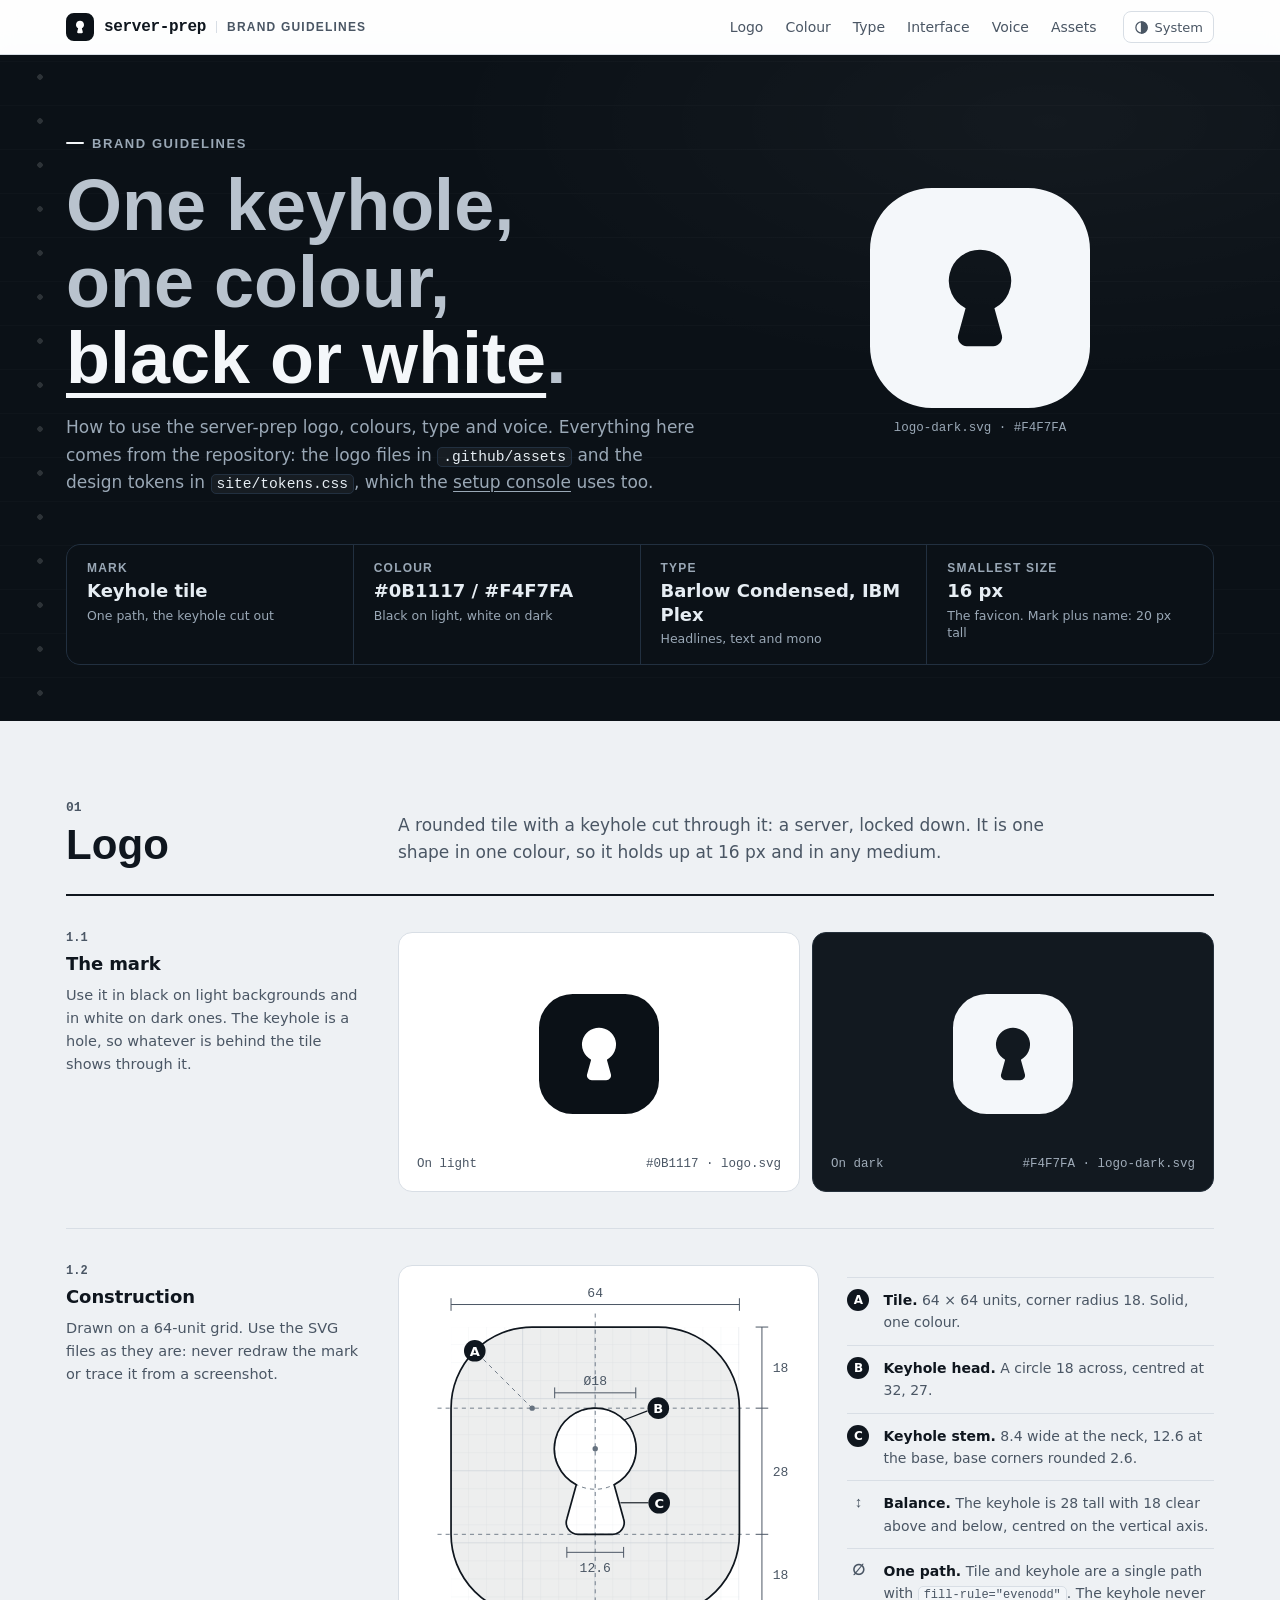
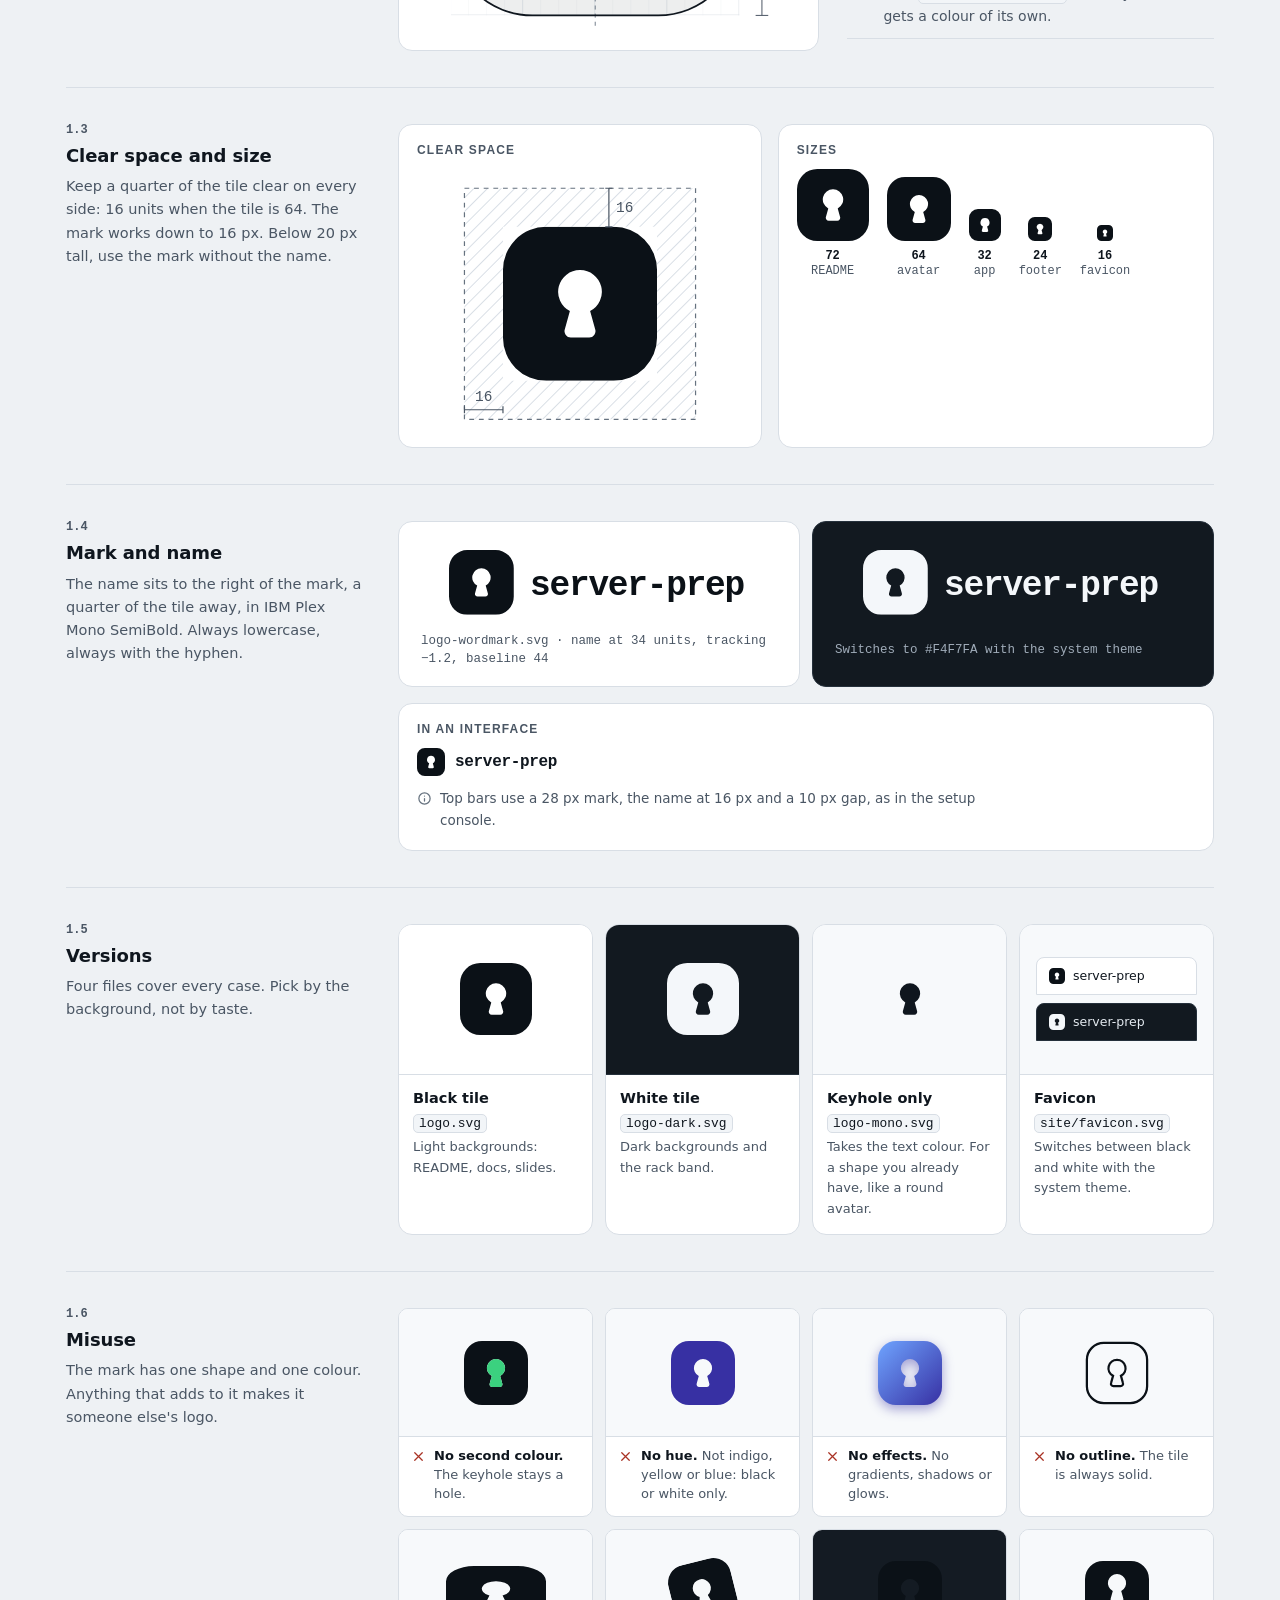
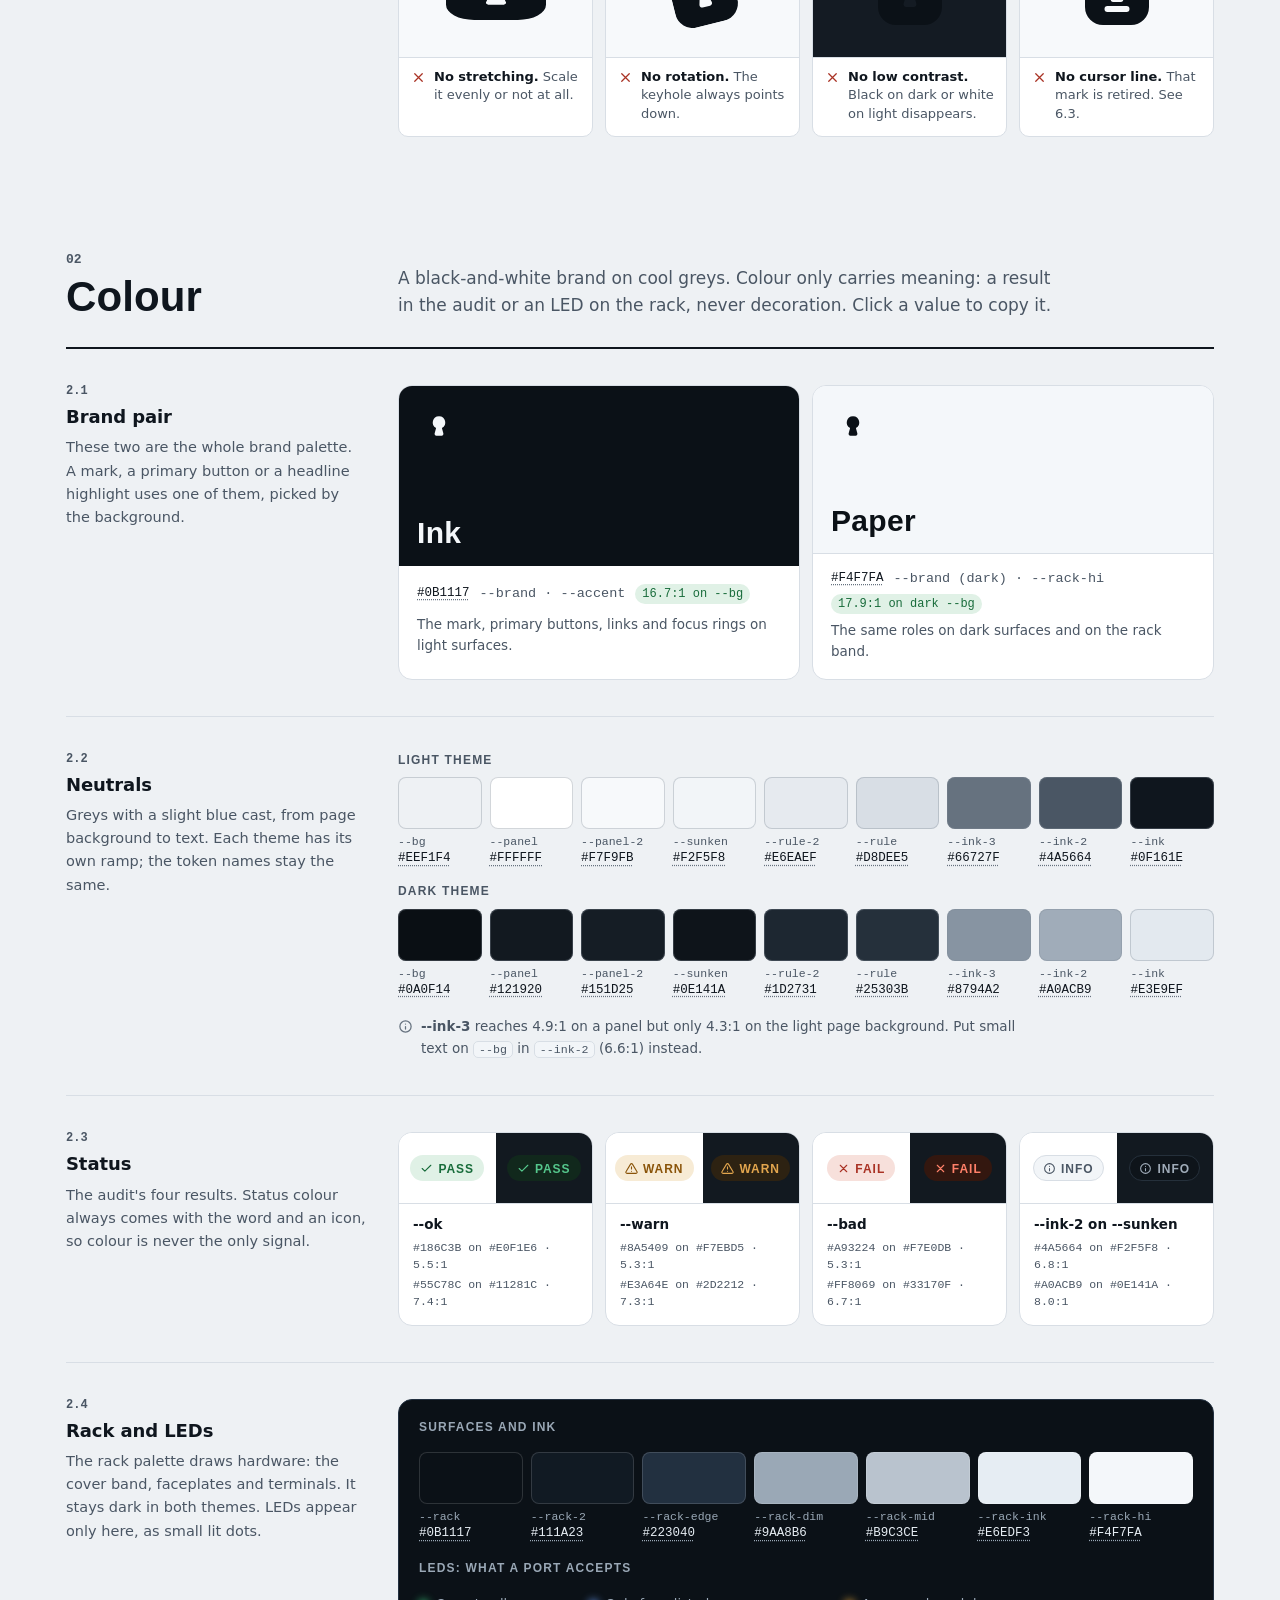
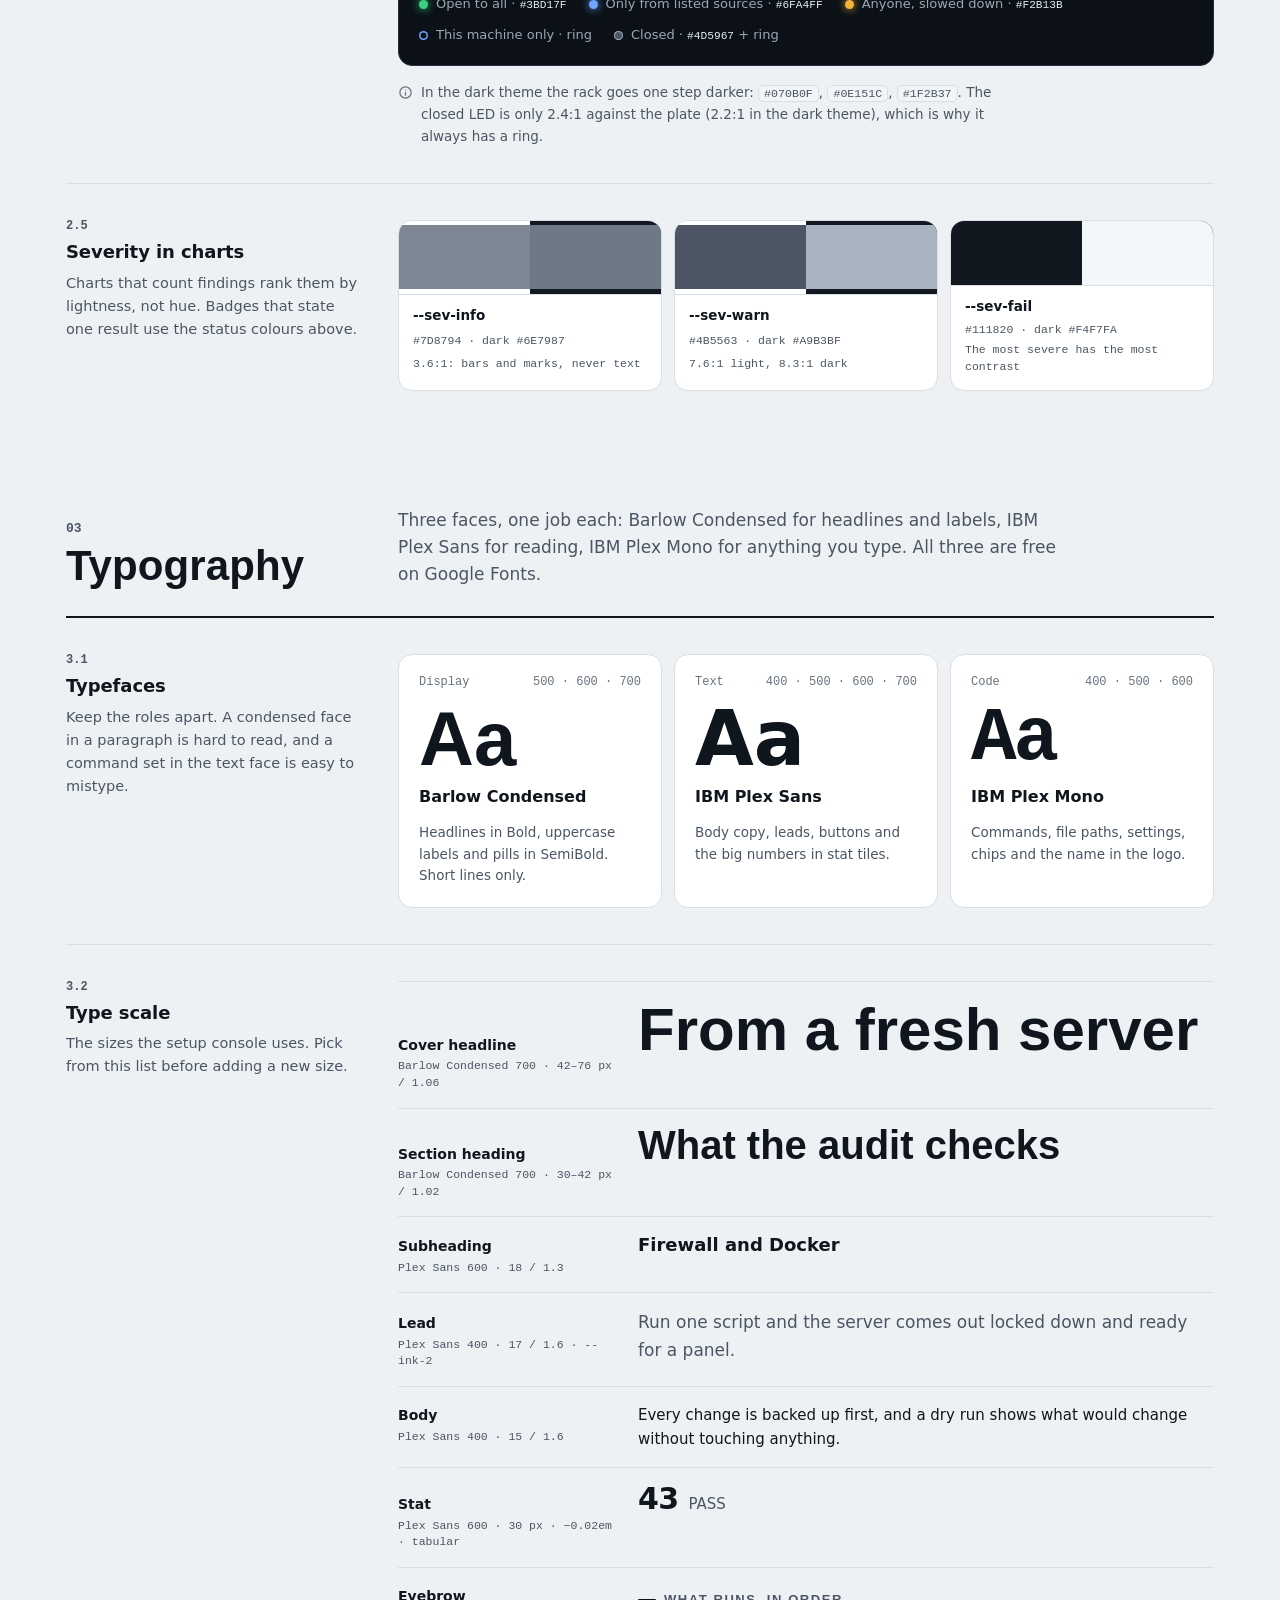
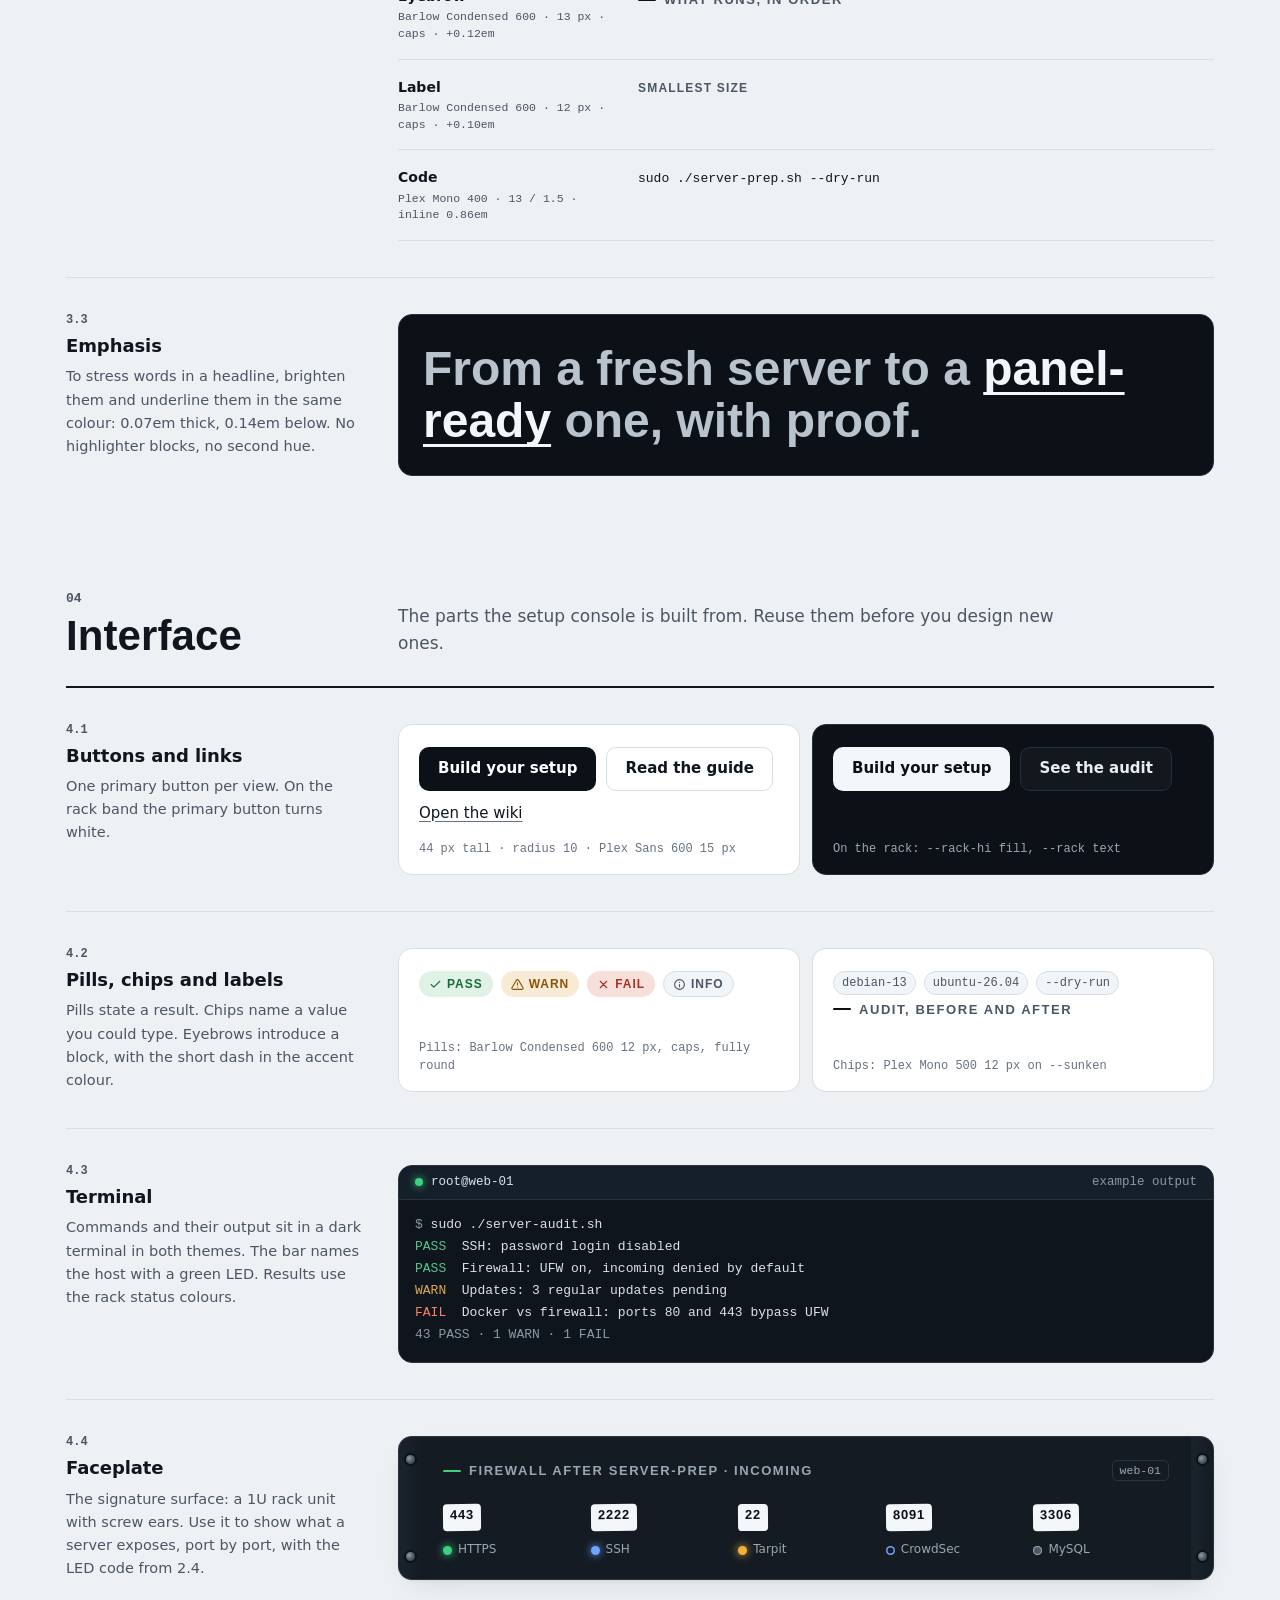
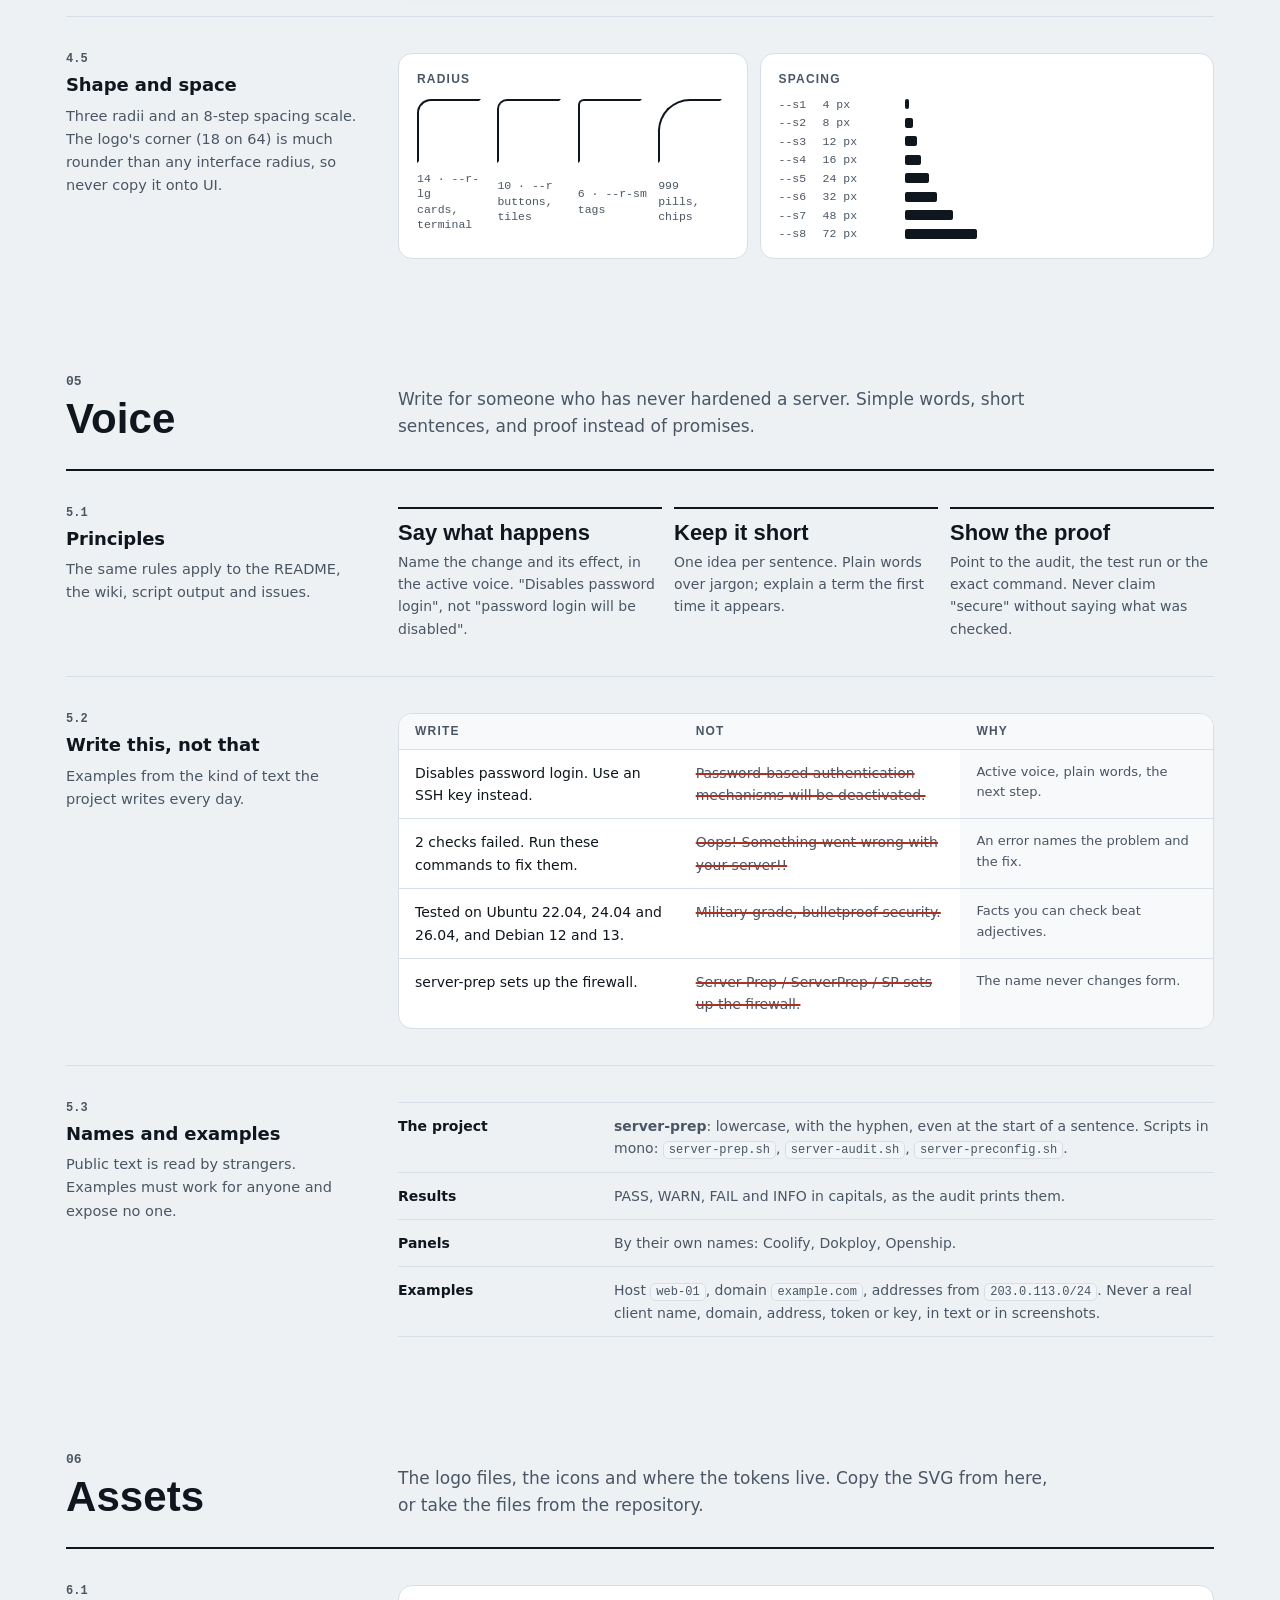
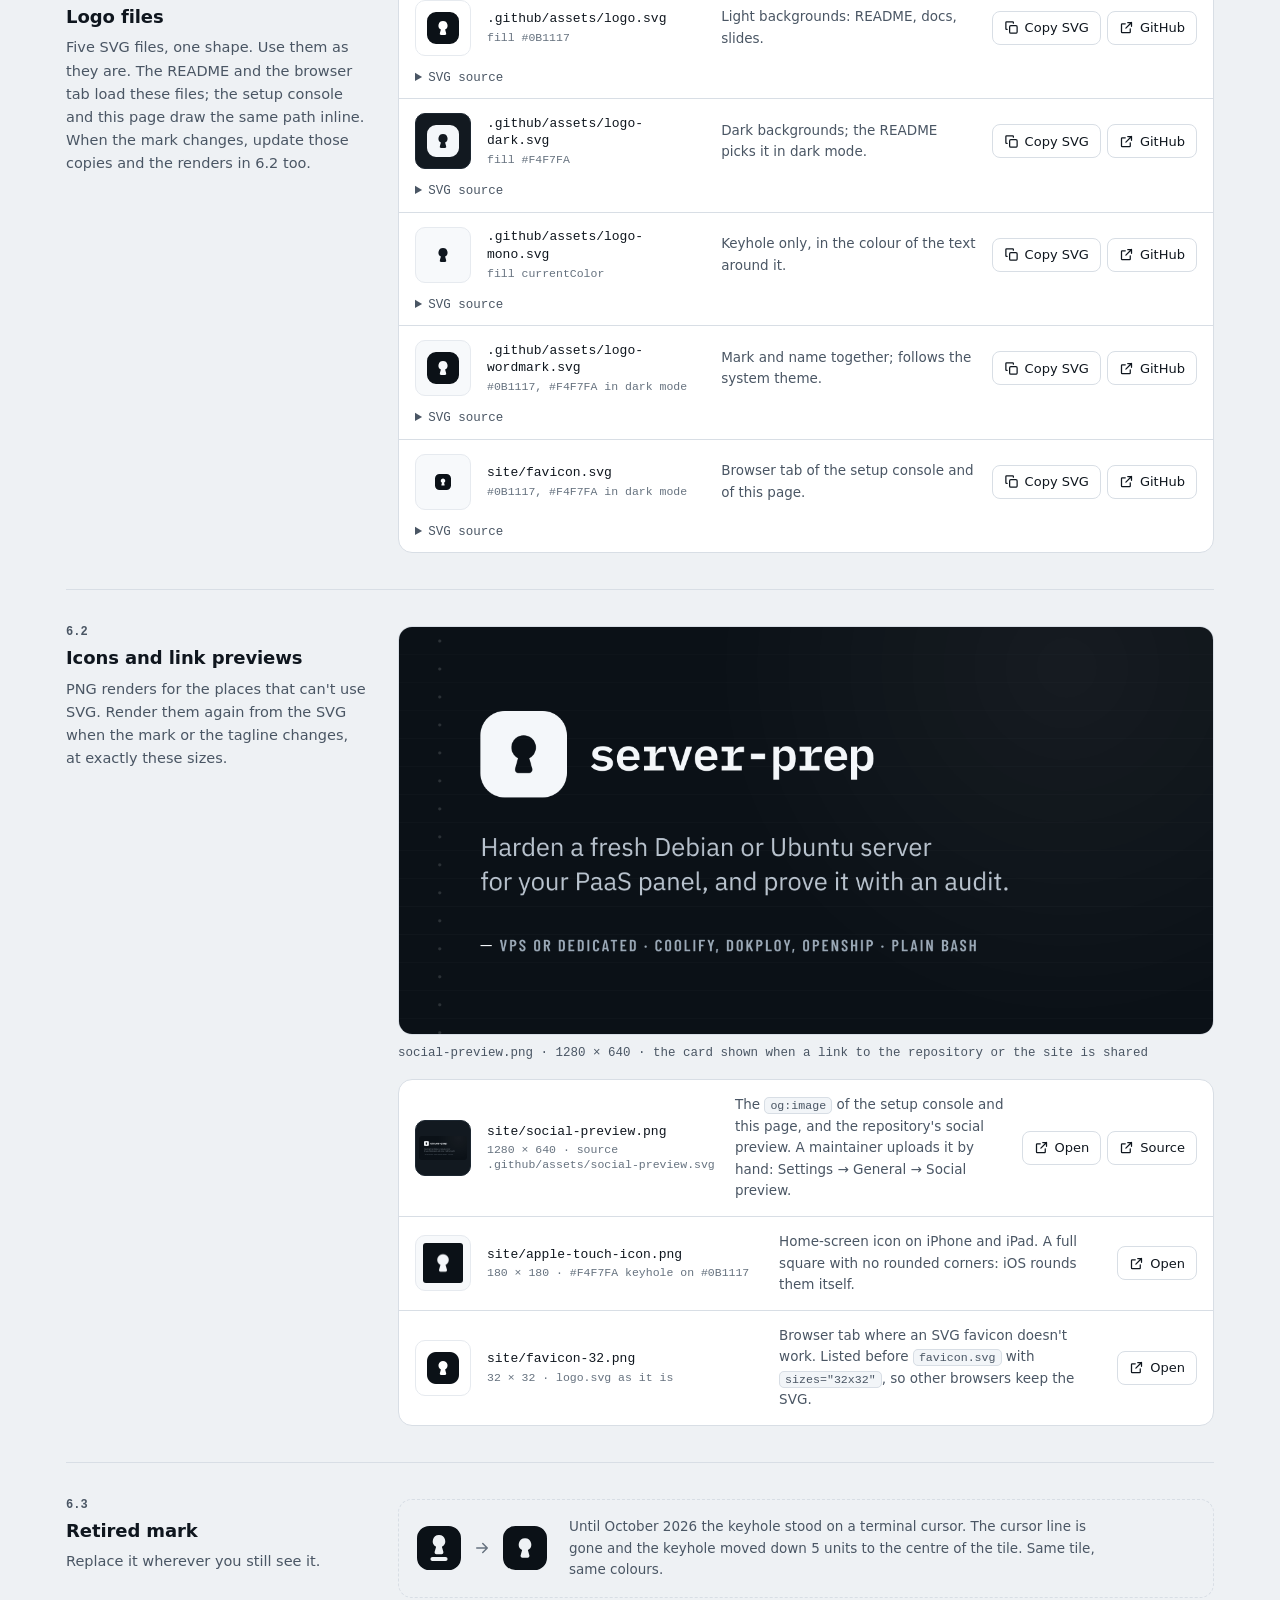
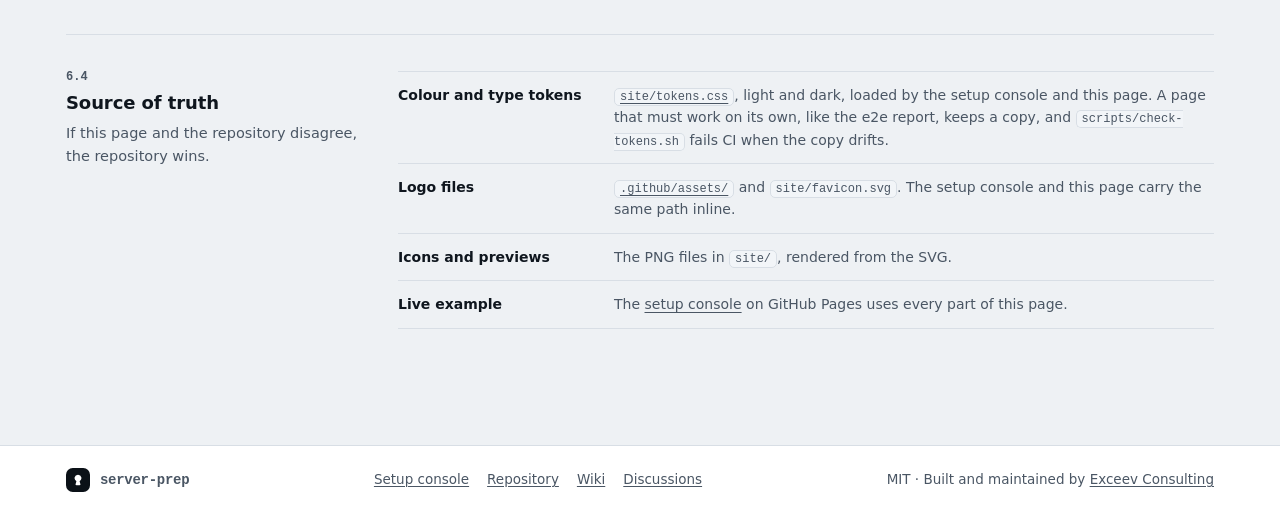
<file: site/brand/index.html>
<!doctype html>
<html lang="en">
<head>
<meta charset="utf-8">
<meta name="viewport" content="width=device-width, initial-scale=1, viewport-fit=cover">
<title>server-prep Brand Guidelines</title>
<meta http-equiv="Content-Security-Policy" content="default-src 'none'; script-src 'self'; style-src 'self' 'unsafe-inline' https://fonts.googleapis.com; font-src https://fonts.gstatic.com; img-src 'self' data:; connect-src 'none'; base-uri 'none'; form-action 'none'">
<meta name="referrer" content="no-referrer">
<meta name="description" content="How to use the server-prep logo, colours, type and voice: the mark, its files, the design tokens of the setup console and the rules for writing.">
<meta property="og:title" content="server-prep Brand Guidelines">
<meta property="og:description" content="One keyhole, one colour, black or white. The server-prep logo, colours, type, interface parts and voice.">
<meta property="og:type" content="website">
<meta property="og:site_name" content="server-prep">
<meta property="og:url" content="https://server-prep.exceev.com/brand/">
<meta property="og:image" content="https://server-prep.exceev.com/social-preview.png">
<meta property="og:image:width" content="1280">
<meta property="og:image:height" content="640">
<meta property="og:image:alt" content="server-prep: harden a fresh Debian or Ubuntu server for your PaaS panel, and prove it with an audit.">
<meta name="twitter:card" content="summary_large_image">
<meta name="theme-color" content="#FFFFFF" media="(prefers-color-scheme: light)">
<meta name="theme-color" content="#121920" media="(prefers-color-scheme: dark)">
<link rel="icon" href="../favicon-32.png" sizes="32x32" type="image/png">
<link rel="icon" href="../favicon.svg" type="image/svg+xml">
<link rel="apple-touch-icon" href="../apple-touch-icon.png">
<link rel="preconnect" href="https://fonts.googleapis.com">
<link rel="preconnect" href="https://fonts.gstatic.com" crossorigin>
<link rel="stylesheet" href="https://fonts.googleapis.com/css2?family=Barlow+Condensed:wght@500;600;700&family=IBM+Plex+Mono:wght@400;500;600&family=IBM+Plex+Sans:wght@400;500;600;700&display=swap">
<link rel="stylesheet" href="../tokens.css">
<script src="brand.js"></script>
<style>
/* Layout: the setup console's dark rack band as the cover, then a spec sheet. Each numbered
   section is a two-column sheet: what the rule is on the left, the specimen on the right.
   Colour, type, radius and spacing tokens come from ../tokens.css, like the console's. */
*, *::before, *::after { box-sizing: border-box; }
html { -webkit-text-size-adjust: 100%; scroll-padding-top: 76px; }
body { margin: 0; background: var(--bg); color: var(--ink); font: 400 15px/1.6 var(--f-body); }
body::before { content: ""; position: fixed; inset: 0 0 auto; height: env(safe-area-inset-top, 0px); z-index: 30; background: var(--panel); }
h1, h2, h3, p, figure, dl, dd, ul, pre { margin: 0; }
h1, h2, h3 { text-wrap: balance; }
h2 { font: 700 clamp(30px, 4vw, 42px)/1.02 var(--f-display); letter-spacing: .002em; }
h3 { font: 600 18px/1.3 var(--f-body); letter-spacing: -.005em; }
a { color: inherit; text-decoration-thickness: 1px; text-underline-offset: .18em; }
code { font: .86em var(--f-mono); background: var(--sunken); border: 1px solid var(--rule); border-radius: 5px; padding: 1px 5px; overflow-wrap: anywhere; }
:focus-visible { outline: 2px solid var(--accent); outline-offset: 2px; border-radius: 4px; }
.hero :focus-visible, .rk :focus-visible, .rk-fig :focus-visible { outline-color: var(--rack-hi); }
svg.i { width: 15px; height: 15px; flex: none; fill: none; stroke: currentColor; stroke-width: 2; stroke-linecap: round; stroke-linejoin: round; }
.on-light, .on-dark { color: var(--ink); }

.wrap { max-width: 1180px; margin: 0 auto; padding-left: max(16px, env(safe-area-inset-left, 0px)); padding-right: max(16px, env(safe-area-inset-right, 0px)); }
.eyebrow { display: inline-flex; align-items: center; gap: 8px; font: 600 13px/1 var(--f-display); letter-spacing: .12em; text-transform: uppercase; color: var(--ink-2); }
.eyebrow::before { content: ""; width: 18px; height: 2px; border-radius: 2px; background: var(--accent); }
.lead { font-size: 17px; line-height: 1.6; color: var(--ink-2); max-width: 62ch; }
.mono { font-family: var(--f-mono); }

/* top bar */
.topbar { position: sticky; top: env(safe-area-inset-top, 0px); z-index: 20; background: color-mix(in srgb, var(--panel) 90%, transparent); -webkit-backdrop-filter: saturate(1.4) blur(10px); backdrop-filter: saturate(1.4) blur(10px); border-bottom: 1px solid var(--rule); }
.topbar .wrap { display: flex; align-items: center; gap: 16px; padding-block: 10px; }
.brand { display: flex; align-items: center; gap: 10px; color: var(--ink); text-decoration: none; flex: none; }
.brand svg { width: 28px; height: 28px; color: var(--brand); }
.brand b { font: 600 16px/1 var(--f-mono); letter-spacing: -.02em; }
.brand span { font: 600 12px/1 var(--f-display); letter-spacing: .1em; text-transform: uppercase; color: var(--ink-2); border-left: 1px solid var(--rule); padding-left: 10px; }
.toc { display: flex; gap: 2px; margin-left: auto; overflow-x: auto; scrollbar-width: none; min-width: 0; }
.toc::-webkit-scrollbar { display: none; }
.toc a { color: var(--ink-2); text-decoration: none; font-weight: 500; font-size: 14px; padding: 6px 10px; border-radius: 8px; white-space: nowrap; }
.toc a:hover { color: var(--ink); background: var(--sunken); }
.tbtn { display: inline-flex; align-items: center; gap: 6px; height: 32px; padding: 0 10px; border-radius: 8px; border: 1px solid var(--rule); background: var(--panel); color: var(--ink-2); font: 500 13px/1 var(--f-body); cursor: pointer; text-decoration: none; flex: none; }
.tbtn:hover { color: var(--ink); border-color: var(--ink-3); }
.skip { position: absolute; left: max(16px, env(safe-area-inset-left, 0px)); top: -60px; z-index: 40; background: var(--accent); color: var(--on-accent); padding: 8px 12px; border-radius: 6px; font-weight: 600; text-decoration: none; }
.skip:focus { top: 8px; }

/* cover */
.hero { position: relative; background: var(--rack); color: var(--rack-ink); overflow: hidden; isolation: isolate; }
.hero::before { content: ""; position: absolute; inset: 0; z-index: -1; opacity: .55;
  background: radial-gradient(900px 380px at 82% 10%, rgba(255, 255, 255, .07), transparent 70%),
              repeating-linear-gradient(0deg, transparent 0 43px, rgba(255, 255, 255, .035) 43px 44px); }
.hero::after { content: ""; position: absolute; top: 0; bottom: 0; left: max(4px, calc(50% - 606px)); width: 12px; z-index: -1;
  background: radial-gradient(circle at 6px 22px, rgba(255, 255, 255, .14) 2.5px, transparent 3px) 0 0 / 12px 44px repeat-y; }
.hero-grid { display: grid; grid-template-columns: minmax(0, 1.35fr) minmax(0, 1fr); gap: 48px; align-items: center; padding-block: 72px 48px; }
.hero .eyebrow { color: var(--rack-dim); }
.hero .eyebrow::before { background: var(--rack-hi); }
.hero h1 { font: 700 clamp(42px, 6.4vw, 72px)/1.06 var(--f-display); color: var(--rack-mid); margin-top: 16px; }
.hero h1 em { font-style: normal; color: var(--rack-hi); text-decoration: underline; text-decoration-color: var(--rack-hi); text-decoration-thickness: .07em; text-underline-offset: .14em; text-decoration-skip-ink: none; }
.hero .lead { color: var(--rack-dim); margin-top: 18px; }
.hero .lead code { background: rgba(255, 255, 255, .05); border-color: var(--rack-edge); color: var(--rack-ink); }
.hero-mark { display: grid; justify-items: center; gap: 14px; }
.hero-mark svg { width: min(220px, 56vw); height: auto; aspect-ratio: 1; color: var(--rack-hi); }
.hero-mark figcaption { font: 500 12.5px/1 var(--f-mono); color: var(--rack-dim); }
.glance { display: grid; grid-template-columns: repeat(4, minmax(0, 1fr)); gap: 1px; background: var(--rack-edge); border: 1px solid var(--rack-edge); border-radius: var(--r-lg); overflow: hidden; margin-bottom: 56px; }
.glance > div { background: var(--rack); padding: 16px 20px; display: grid; gap: 4px; align-content: start; min-width: 0; }
.glance .lbl { font: 600 12px/1.2 var(--f-display); letter-spacing: .1em; text-transform: uppercase; color: var(--rack-dim); }
.glance .val { font: 600 18px/1.3 var(--f-body); color: var(--rack-ink); overflow-wrap: anywhere; }
.glance .cap { font-size: 12.5px; color: var(--rack-dim); line-height: 1.4; }

/* sections */
main { padding-bottom: 80px; }
.sec { padding-top: 80px; }
.sec-head { display: grid; grid-template-columns: minmax(0, 300px) minmax(0, 1fr); gap: 32px; align-items: end; padding-bottom: 28px; border-bottom: 2px solid var(--ink); }
.sec-head .num { display: block; font: 600 13px/1 var(--f-mono); color: var(--ink-2); margin-bottom: 10px; }
.row { display: grid; grid-template-columns: minmax(0, 300px) minmax(0, 1fr); gap: 32px; padding-block: 36px; border-top: 1px solid var(--rule); }
.sec-head + .row { border-top: 0; }
.row-label { display: grid; gap: 8px; align-content: start; min-width: 0; }
.row-label .ref { font: 600 12px/1 var(--f-mono); color: var(--ink-2); }
.row-label p { color: var(--ink-2); font-size: 14.5px; max-width: 42ch; }
.row-body { display: grid; gap: 16px; min-width: 0; }
.note { font-size: 13.5px; color: var(--ink-2); display: flex; gap: 8px; align-items: flex-start; max-width: 72ch; }
.note svg.i { margin-top: 3px; color: var(--ink-3); }

/* logo */
.stage { display: grid; grid-template-columns: repeat(2, minmax(0, 1fr)); gap: 12px; }
.stage figure { display: grid; grid-template-rows: 1fr auto; min-height: 260px; padding: 18px; border-radius: var(--r-lg); border: 1px solid var(--rule); background: var(--panel); }
.stage .mk { width: 120px; height: 120px; place-self: center; color: var(--brand); }
.stage figcaption, .vcard figcaption { display: flex; justify-content: space-between; gap: 4px 12px; flex-wrap: wrap; font: 500 12.5px/1.4 var(--f-mono); color: var(--ink-2); }
.bp-grid { display: grid; grid-template-columns: minmax(0, 1.15fr) minmax(0, 1fr); gap: 28px; align-items: center; }
.bp-box { background: var(--panel); border: 1px solid var(--rule); border-radius: var(--r-lg); padding: 16px; }
.bp { display: block; width: 100%; height: auto; }
.bp .g4 { stroke: var(--rule-2); stroke-width: .12; }
.bp .g16 { stroke: var(--rule); stroke-width: .22; }
.bp .fillmark { fill: var(--brand); fill-opacity: .07; }
.bp .outline { fill: none; stroke: var(--ink); stroke-width: .38; }
.bp .guide { fill: none; stroke: var(--ink-3); stroke-width: .2; stroke-dasharray: .9 .9; }
.bp .dot { fill: var(--ink-3); }
.bp .dim { fill: none; stroke: var(--ink-2); stroke-width: .22; }
.bp .dimt { fill: var(--ink-2); font: 500 2.9px var(--f-mono); }
.bp .leader { stroke: var(--ink); stroke-width: .25; }
.bp .mkr circle { fill: var(--ink); }
.bp .mkr text { fill: var(--panel); font: 700 2.9px var(--f-body); text-anchor: middle; dominant-baseline: central; }
.spec { display: grid; gap: 0; border-top: 1px solid var(--rule); }
.spec > div { display: grid; grid-template-columns: 26px minmax(0, 1fr); gap: 10px; padding-block: 11px; border-bottom: 1px solid var(--rule); font-size: 14px; }
.spec dt { display: grid; place-items: center; width: 22px; height: 22px; border-radius: 50%; background: var(--ink); color: var(--panel); font: 700 12px/1 var(--f-body); }
.spec dt.plain { background: none; color: var(--ink-2); font: 600 15px/1 var(--f-mono); }
.spec dd b { font-weight: 600; }
.spec dd span { color: var(--ink-2); }
.sizes { display: grid; grid-template-columns: minmax(0, 1fr) minmax(0, 1.2fr); gap: 16px; }
.panel { background: var(--panel); border: 1px solid var(--rule); border-radius: var(--r-lg); padding: 18px; min-width: 0; }
.panel h4 { margin: 0 0 12px; font: 600 12px/1.2 var(--f-display); letter-spacing: .1em; text-transform: uppercase; color: var(--ink-2); }
.cs { width: 100%; max-width: 260px; height: auto; display: block; margin: 0 auto; }
.cs .hatch { stroke: var(--rule); stroke-width: .8; }
.cs .guide { fill: none; stroke: var(--ink-3); stroke-width: .5; stroke-dasharray: 2 2; }
.cs .dim { fill: none; stroke: var(--ink-2); stroke-width: .5; }
.cs .dimt { fill: var(--ink-2); font: 500 6px var(--f-mono); }
.ramp { display: flex; flex-wrap: wrap; align-items: flex-end; gap: 14px 18px; }
.ramp figure { display: grid; justify-items: center; gap: 8px; }
.ramp svg { color: var(--brand); }
.ramp figcaption { font: 500 12px/1.2 var(--f-mono); color: var(--ink-2); text-align: center; }
.ramp figcaption b { display: block; font-weight: 600; color: var(--ink); }
.lockups { display: grid; grid-template-columns: repeat(2, minmax(0, 1fr)); gap: 12px; }
.lockups figure { display: grid; gap: 18px; padding: 28px 22px 18px; border-radius: var(--r-lg); border: 1px solid var(--rule); background: var(--panel); }
.lockups .wm { width: 100%; max-width: 300px; height: auto; color: var(--brand); justify-self: center; }
.wm text { font: 600 34px var(--f-mono); letter-spacing: -1.2px; fill: currentColor; }
.lockups figcaption { font: 500 12.5px/1.4 var(--f-mono); color: var(--ink-2); }
.inline-lockup { display: flex; align-items: center; gap: 10px; }
.inline-lockup svg { width: 28px; height: 28px; color: var(--brand); flex: none; }
.inline-lockup b { font: 600 16px/1 var(--f-mono); letter-spacing: -.02em; }
.versions { display: grid; grid-template-columns: repeat(4, minmax(0, 1fr)); gap: 12px; }
.vcard { display: grid; grid-template-rows: 150px auto; border: 1px solid var(--rule); border-radius: var(--r-lg); overflow: hidden; background: var(--panel); min-width: 0; }
.vcard .art { display: grid; place-items: center; background: var(--panel-2); border-bottom: 1px solid var(--rule); color: var(--brand); }
.vcard .art.on-dark, .vcard .art.on-light { background: var(--panel); }
.vcard .art svg { width: 72px; height: 72px; }
.vcard .art .glyph { color: var(--ink); }
.vcard .txt { padding: 12px 14px 14px; display: grid; gap: 4px; align-content: start; }
.vcard .txt b { font-weight: 600; font-size: 14.5px; }
.vcard .txt code { justify-self: start; }
.vcard .txt span { font-size: 13px; color: var(--ink-2); }
.tabs { display: grid; gap: 8px; width: 100%; padding-inline: 16px; }
.tab { display: flex; align-items: center; gap: 8px; background: var(--panel); color: var(--ink); border: 1px solid var(--rule); border-radius: 8px 8px 0 0; padding: 8px 12px; font-size: 12.5px; max-width: 180px; }
.tab svg { width: 16px !important; height: 16px !important; color: var(--brand); flex: none; }
.donts { display: grid; grid-template-columns: repeat(4, minmax(0, 1fr)); gap: 12px; }
.dont { display: grid; grid-template-rows: 128px auto; border: 1px solid var(--rule); border-radius: var(--r); overflow: hidden; background: var(--panel); min-width: 0; }
.dont .art { display: grid; place-items: center; background: var(--panel-2); border-bottom: 1px solid var(--rule); color: var(--brand); overflow: hidden; }
.dont .art svg { width: 64px; height: 64px; }
.dont .art.dark-ground { background: var(--plate); }
.dont figcaption { display: flex; gap: 8px; align-items: flex-start; padding: 10px 12px 12px; font-size: 13px; line-height: 1.45; color: var(--ink-2); }
.dont figcaption svg.i { color: var(--bad); margin-top: 2px; }
.dont figcaption b { color: var(--ink); font-weight: 600; }

/* colour */
.pair { display: grid; grid-template-columns: repeat(2, minmax(0, 1fr)); gap: 12px; }
.big-sw { border: 1px solid var(--rule); border-radius: var(--r-lg); overflow: hidden; background: var(--panel); display: grid; min-width: 0; }
.big-sw .chip-c { min-height: 168px; padding: 18px; display: flex; flex-direction: column; justify-content: space-between; gap: 12px; }
.big-sw .chip-c b { font: 700 30px/1 var(--f-display); letter-spacing: .01em; }
.big-sw .chip-c svg { width: 44px; height: 44px; }
.big-sw .info { padding: 14px 18px 16px; display: grid; gap: 6px; font-size: 13.5px; color: var(--ink-2); }
.big-sw .info .ln { display: flex; flex-wrap: wrap; gap: 4px 10px; align-items: center; }
.ct { display: inline-flex; align-items: center; gap: 5px; font: 500 12px/1 var(--f-mono); padding: 4px 7px; border-radius: 999px; background: var(--ok-soft); color: var(--ok); white-space: nowrap; }
.ct.lim { background: var(--warn-soft); color: var(--warn); }
.hex { font: 500 12.5px/1.2 var(--f-mono); color: var(--ink); background: none; border: 0; padding: 2px 0; cursor: pointer; text-decoration: underline dotted var(--ink-3); text-underline-offset: 3px; }
.hex:hover { text-decoration-style: solid; }
.ramp-row { display: grid; gap: 10px; }
.ramp-row .rl { display: flex; align-items: center; gap: 8px; font: 600 12px/1.2 var(--f-display); letter-spacing: .1em; text-transform: uppercase; color: var(--ink-2); }
.sw-grid { display: grid; grid-template-columns: repeat(9, minmax(0, 1fr)); gap: 8px; }
.sw { display: grid; gap: 6px; align-content: start; min-width: 0; }
.sw i { display: block; height: 52px; border-radius: 8px; box-shadow: inset 0 0 0 1px rgba(127, 137, 150, .35); }
.sw span { font: 500 11.5px/1.25 var(--f-mono); color: var(--ink-2); overflow-wrap: anywhere; }
.status-grid { display: grid; grid-template-columns: repeat(4, minmax(0, 1fr)); gap: 12px; }
.st { border: 1px solid var(--rule); border-radius: var(--r-lg); overflow: hidden; background: var(--panel); display: grid; min-width: 0; }
.st .duo { display: grid; grid-template-columns: 1fr 1fr; }
.st .duo > div { display: grid; place-items: center; padding: 22px 8px; background: var(--panel); }
.st .meta { padding: 12px 14px 14px; display: grid; gap: 4px; font: 500 11.5px/1.45 var(--f-mono); color: var(--ink-2); border-top: 1px solid var(--rule); }
.st .meta b { font: 600 13.5px/1.3 var(--f-body); color: var(--ink); margin-bottom: 2px; }
.pill { display: inline-flex; align-items: center; gap: 5px; font: 600 12px/1 var(--f-display); letter-spacing: .08em; text-transform: uppercase; padding: 6px 9px 5px; border-radius: 999px; white-space: nowrap; border: 1px solid transparent; }
.pill svg.i { width: 13px; height: 13px; }
.pill.ok { background: var(--ok-soft); color: var(--ok); }
.pill.warn { background: var(--warn-soft); color: var(--warn); }
.pill.bad { background: var(--bad-soft); color: var(--bad); }
.pill.off { background: var(--sunken); color: var(--ink-2); border-color: var(--rule); }
.rk { background: var(--rack); color: var(--rack-ink); border-radius: var(--r-lg); padding: 20px; display: grid; gap: 18px; border: 1px solid var(--rack-edge); }
.rk h4 { margin: 0; font: 600 12px/1.2 var(--f-display); letter-spacing: .1em; text-transform: uppercase; color: var(--rack-dim); }
.rk-sw { display: grid; grid-template-columns: repeat(7, minmax(0, 1fr)); gap: 8px; }
.rk-sw .sw i { box-shadow: inset 0 0 0 1px rgba(255, 255, 255, .14); }
.rk-sw .sw span, .leds span { color: var(--rack-dim); }
.rk .hex { color: var(--rack-ink); text-decoration-color: var(--rack-dim); }
.leds { display: flex; flex-wrap: wrap; gap: 10px 22px; font-size: 13px; }
.leds > div { display: flex; align-items: center; gap: 8px; min-width: 0; }
.led { width: 9px; height: 9px; border-radius: 50%; flex: none; }
.led.ok { background: var(--led-ok); box-shadow: 0 0 8px var(--led-ok); }
.led.only { background: var(--led-only); box-shadow: 0 0 8px var(--led-only); }
.led.warn { background: var(--led-warn); box-shadow: 0 0 8px var(--led-warn); }
.led.local { box-shadow: inset 0 0 0 1.5px var(--led-only); }
.led.off { background: var(--led-off); box-shadow: inset 0 0 0 1px var(--plate-dim); }
.leds code { background: none; border: 0; padding: 0; color: var(--rack-ink); }
.sev { display: grid; grid-template-columns: repeat(3, minmax(0, 1fr)); gap: 12px; }
.sev .st .duo > div { padding: 0; }
.sev .bar { width: 100%; height: 64px; }

/* type */
.faces { display: grid; grid-template-columns: repeat(3, minmax(0, 1fr)); gap: 12px; }
.face { border: 1px solid var(--rule); border-radius: var(--r-lg); background: var(--panel); padding: 20px; display: grid; gap: 14px; align-content: start; min-width: 0; }
.face .spec-line { display: flex; justify-content: space-between; gap: 8px; flex-wrap: wrap; font: 500 12px/1.3 var(--f-mono); color: var(--ink-3); }
.face .aa { font-size: 76px; line-height: .9; color: var(--ink); }
.face .name { font: 600 16px/1.3 var(--f-body); }
.face p { font-size: 13.5px; color: var(--ink-2); }
.face.d .aa { font-family: var(--f-display); font-weight: 700; }
.face.s .aa { font-family: var(--f-body); font-weight: 600; }
.face.m .aa { font-family: var(--f-mono); font-weight: 600; letter-spacing: -.04em; }
.weights { display: flex; flex-wrap: wrap; gap: 6px; }
.weights span { font-size: 13px; padding: 3px 8px; border-radius: 6px; background: var(--sunken); border: 1px solid var(--rule-2); }
.scale { border-top: 1px solid var(--rule); }
.scale > div { display: grid; grid-template-columns: minmax(0, 220px) minmax(0, 1fr); gap: 20px; align-items: baseline; padding-block: 16px; border-bottom: 1px solid var(--rule); }
.scale .meta { display: grid; gap: 2px; }
.scale .meta b { font-weight: 600; font-size: 14px; }
.scale .meta span { font: 500 11.5px/1.45 var(--f-mono); color: var(--ink-2); }
.scale .sample { min-width: 0; overflow-wrap: anywhere; }
.t-xl { font: 700 clamp(36px, 5.2vw, 60px)/1.06 var(--f-display); color: var(--ink); }
.t-h2 { font: 700 clamp(28px, 3.6vw, 40px)/1.02 var(--f-display); }
.t-h3 { font: 600 18px/1.3 var(--f-body); }
.t-lead { font-size: 17px; line-height: 1.6; color: var(--ink-2); }
.t-body { font-size: 15px; line-height: 1.6; }
.t-stat { font: 600 30px/1 var(--f-body); letter-spacing: -.02em; font-variant-numeric: tabular-nums; }
.t-stat small { font-size: 15px; font-weight: 500; color: var(--ink-2); letter-spacing: 0; }
.t-label { font: 600 12px/1.2 var(--f-display); letter-spacing: .1em; text-transform: uppercase; color: var(--ink-2); }
.t-code { font: 400 13px/1.5 var(--f-mono); }
.emph { background: var(--rack); border-radius: var(--r-lg); padding: 28px 24px; border: 1px solid var(--rack-edge); }
.emph p { font: 700 clamp(30px, 4.4vw, 48px)/1.08 var(--f-display); color: var(--rack-mid); }
.emph em { font-style: normal; color: var(--rack-hi); text-decoration: underline; text-decoration-thickness: .07em; text-underline-offset: .14em; text-decoration-skip-ink: none; }

/* interface */
.ui-grid { display: grid; grid-template-columns: repeat(2, minmax(0, 1fr)); gap: 12px; }
.ui-grid > figure { border: 1px solid var(--rule); border-radius: var(--r-lg); padding: 22px 20px 16px; background: var(--panel); display: grid; gap: 16px; align-content: space-between; min-width: 0; }
.ui-grid > figure.rk-fig { background: var(--rack); border-color: var(--rack-edge); }
.ui-grid figcaption { font: 500 12px/1.45 var(--f-mono); color: var(--ink-3); }
.rk-fig figcaption { color: var(--rack-dim); }
.btns { display: flex; flex-wrap: wrap; gap: 10px; align-items: center; }
.btn { display: inline-flex; align-items: center; gap: 8px; height: 44px; padding: 0 18px; border-radius: var(--r); font: 600 15px/1 var(--f-body); text-decoration: none; cursor: pointer; border: 1px solid transparent; }
.btn.primary { background: var(--accent); color: var(--on-accent); }
.btn.ghost { color: var(--ink); border-color: var(--rule); background: var(--panel); }
.rk-fig .btn.primary { background: var(--rack-hi); color: var(--rack); }
.rk-fig .btn.ghost { color: var(--rack-ink); border-color: var(--rack-edge); background: rgba(255, 255, 255, .03); }
.txt-link { font-weight: 500; text-decoration: underline; text-decoration-color: var(--ink-3); }
.chips { display: flex; flex-wrap: wrap; gap: 8px; align-items: center; }
.chip { display: inline-flex; align-items: center; gap: 6px; font: 500 12px/1 var(--f-mono); padding: 5px 8px; border-radius: 999px; border: 1px solid var(--rule); color: var(--ink-2); background: var(--sunken); white-space: nowrap; }
.term { background: var(--code-bg); border: 1px solid var(--plate-edge); border-radius: var(--r-lg); overflow: hidden; }
.term-bar { display: flex; align-items: center; justify-content: space-between; gap: 12px; padding: 10px 16px; background: var(--code-bar); border-bottom: 1px solid var(--plate-edge); color: var(--code-dim); font: 500 12.5px/1 var(--f-mono); }
.term-bar .host { display: inline-flex; align-items: center; gap: 8px; color: var(--code-ink); }
.term-bar .host::before { content: ""; width: 8px; height: 8px; border-radius: 50%; background: var(--led-ok); box-shadow: 0 0 8px var(--led-ok); }
.term pre { padding: 14px 16px 16px; overflow-x: auto; font: 400 13px/1.7 var(--f-mono); color: var(--code-ink); }
.term .p { color: var(--code-dim); }
.term .s-ok { color: var(--rack-ok); font-weight: 500; }
.term .s-warn { color: var(--rack-warn); font-weight: 500; }
.term .s-bad { color: var(--rack-bad); font-weight: 500; }
.term .d { color: var(--code-dim); }
.rackunit { display: grid; grid-template-columns: 22px minmax(0, 1fr) 22px; border-radius: var(--r-lg); background: var(--plate-edge); padding: 1px; box-shadow: var(--shadow); }
.ear { background: linear-gradient(90deg, var(--ear), var(--plate)); display: grid; align-content: space-between; justify-items: center; padding-block: 18px; }
.ear:first-child { border-radius: calc(var(--r-lg) - 1px) 0 0 calc(var(--r-lg) - 1px); }
.ear:last-child { border-radius: 0 calc(var(--r-lg) - 1px) calc(var(--r-lg) - 1px) 0; }
.ear i { width: 9px; height: 9px; border-radius: 50%; background: radial-gradient(circle at 35% 35%, var(--screw-hi), var(--screw-lo) 70%); box-shadow: 0 0 0 2px var(--rack); }
.plate { background: var(--plate); color: var(--plate-ink); padding: 16px 22px 18px; min-width: 0; display: grid; gap: 16px; }
.plate-head { display: flex; justify-content: space-between; gap: 12px; align-items: center; flex-wrap: wrap; }
.plate-head .eyebrow { color: var(--plate-dim); }
.plate-head .eyebrow::before { background: var(--led-ok); }
.plate-tag { font: 500 11.5px/1 var(--f-mono); color: var(--plate-dim); border: 1px solid var(--plate-edge); padding: 4px 7px; border-radius: 5px; white-space: nowrap; }
.ports { display: grid; grid-template-columns: repeat(5, minmax(0, 1fr)); gap: 16px 12px; }
.port { display: grid; gap: 8px; justify-items: start; min-width: 0; }
.port .tag { font: 700 13px/1 var(--f-display); letter-spacing: .06em; background: var(--rack-hi); color: var(--rack); padding: 4px 7px 3px; border-radius: 4px; transform: rotate(-.6deg); font-variant-numeric: tabular-nums; }
.port small { display: flex; align-items: center; gap: 6px; font-size: 12px; color: var(--plate-dim); line-height: 1.3; }
.shape { display: grid; grid-template-columns: minmax(0, 1fr) minmax(0, 1.3fr); gap: 12px; }
.radii { display: grid; grid-template-columns: repeat(4, minmax(0, 1fr)); gap: 10px; }
.radii div { display: grid; gap: 8px; justify-items: start; font: 500 11.5px/1.35 var(--f-mono); color: var(--ink-2); }
.radii i { width: 100%; max-width: 64px; aspect-ratio: 1; border: 2px solid var(--ink); border-right-color: transparent; border-bottom-color: transparent; }
.space { display: grid; gap: 7px; }
.space div { display: grid; grid-template-columns: 34px 72px minmax(0, 1fr); align-items: center; gap: 10px; font: 500 11.5px/1 var(--f-mono); color: var(--ink-2); }
.space i { height: 10px; border-radius: 2px; background: var(--ink); }

/* voice */
.principles { display: grid; grid-template-columns: repeat(3, minmax(0, 1fr)); gap: 12px; }
.principles div { border-top: 2px solid var(--ink); padding-top: 12px; display: grid; gap: 6px; align-content: start; }
.principles b { font: 700 22px/1.1 var(--f-display); }
.principles p { font-size: 14px; color: var(--ink-2); }
.dd { border: 1px solid var(--rule); border-radius: var(--r-lg); overflow: hidden; background: var(--panel); }
.dd > div { display: grid; grid-template-columns: minmax(0, 1fr) minmax(0, 1fr) minmax(0, .9fr); border-top: 1px solid var(--rule); }
.dd > div:first-child { border-top: 0; }
.dd > div > * { padding: 12px 16px; min-width: 0; font-size: 14px; }
.dd .hd { font: 600 12px/1.2 var(--f-display); letter-spacing: .1em; text-transform: uppercase; color: var(--ink-2); background: var(--panel-2); padding-block: 10px; }
.dd .do { color: var(--ink); }
.dd .dont-t { color: var(--ink-2); text-decoration: line-through; text-decoration-color: var(--bad); text-decoration-thickness: 1.5px; }
.dd .why { color: var(--ink-2); font-size: 13px; background: var(--panel-2); }
.dd .hd.why { font-size: 12px; }
.rules { display: grid; gap: 0; border-top: 1px solid var(--rule); }
.rules > div { display: grid; grid-template-columns: minmax(0, 200px) minmax(0, 1fr); gap: 16px; padding-block: 12px; border-bottom: 1px solid var(--rule); font-size: 14px; }
.rules dt { font-weight: 600; }
.rules dd { color: var(--ink-2); }

/* assets */
.assets { border: 1px solid var(--rule); border-radius: var(--r-lg); background: var(--panel); overflow: hidden; }
.asset { display: grid; grid-template-columns: 56px minmax(0, 1.2fr) minmax(0, 1.4fr) auto; gap: 16px; align-items: center; padding: 14px 16px; border-top: 1px solid var(--rule); }
.asset:first-child { border-top: 0; }
.asset .thumb { width: 56px; height: 56px; display: grid; place-items: center; border-radius: 10px; background: var(--panel-2); border: 1px solid var(--rule-2); }
.asset .thumb svg { width: 32px; height: 32px; }
.asset .thumb img { display: block; max-width: 40px; height: auto; border-radius: 3px; }
.asset .thumb img.wide { max-width: 48px; }
.og { display: grid; gap: 10px; }
.og img { display: block; width: 100%; max-width: 100%; height: auto; border-radius: var(--r-lg); border: 1px solid var(--rule); }
.og figcaption { font: 500 12.5px/1.4 var(--f-mono); color: var(--ink-2); }
.asset .thumb.on-light, .asset .thumb.on-dark { background: var(--panel); }
.asset .file { display: grid; gap: 3px; min-width: 0; }
.asset .file b { font: 500 13px/1.35 var(--f-mono); overflow-wrap: anywhere; }
.asset .file span { font: 500 11.5px/1.3 var(--f-mono); color: var(--ink-3); }
.asset .use { font-size: 13.5px; color: var(--ink-2); }
.asset .acts { display: flex; gap: 6px; flex-wrap: wrap; justify-content: flex-end; }
.sbtn { display: inline-flex; align-items: center; gap: 6px; height: 34px; padding: 0 11px; border-radius: 8px; border: 1px solid var(--rule); background: var(--panel); color: var(--ink); font: 500 13px/1 var(--f-body); text-decoration: none; cursor: pointer; white-space: nowrap; }
.sbtn:hover { background: var(--sunken); }
.asset details { grid-column: 1 / -1; }
.asset summary { cursor: pointer; font: 500 12.5px/1 var(--f-mono); color: var(--ink-2); width: max-content; }
.asset pre { margin-top: 10px; padding: 12px 14px; border-radius: var(--r); background: var(--code-bg); color: var(--code-ink); font: 400 12px/1.6 var(--f-mono); overflow-x: auto; white-space: pre; }
.retired { display: flex; flex-wrap: wrap; align-items: center; gap: 14px 22px; padding: 16px 18px; border: 1px dashed var(--rule); border-radius: var(--r-lg); }
.retired .pairs { display: flex; align-items: center; gap: 12px; color: var(--brand); }
.retired .pairs svg { width: 44px; height: 44px; }
.retired .pairs .arrow { width: 18px; height: 18px; color: var(--ink-3); }
.retired p { font-size: 13.5px; color: var(--ink-2); max-width: 64ch; flex: 1 1 280px; }

footer { border-top: 1px solid var(--rule); background: var(--panel); }
footer .wrap { display: flex; flex-wrap: wrap; justify-content: space-between; align-items: center; gap: 12px 24px; padding-block: 22px; font-size: 13.5px; color: var(--ink-2); }
footer nav { display: flex; flex-wrap: wrap; gap: 6px 18px; }
footer a { color: var(--ink-2); }

.sr { position: absolute; width: 1px; height: 1px; padding: 0; margin: -1px; overflow: hidden; clip: rect(0 0 0 0); white-space: nowrap; border: 0; }
.toast { position: fixed; left: 50%; bottom: calc(18px + env(safe-area-inset-bottom, 0px)); transform: translateX(-50%); z-index: 40; background: var(--accent); color: var(--on-accent); font: 500 13.5px/1.3 var(--f-body); padding: 10px 14px; border-radius: 10px; box-shadow: var(--shadow); max-width: calc(100% - 32px); }

@media (max-width: 1020px) {
  .sw-grid { grid-template-columns: repeat(3, minmax(0, 1fr)); }
  .versions, .donts { grid-template-columns: repeat(2, minmax(0, 1fr)); }
  .status-grid { grid-template-columns: repeat(2, minmax(0, 1fr)); }
  .rk-sw { grid-template-columns: repeat(4, minmax(0, 1fr)); }
  .ports { grid-template-columns: repeat(3, minmax(0, 1fr)); }
}
@media (max-width: 860px) {
  .hero-grid { grid-template-columns: minmax(0, 1fr); gap: 32px; padding-block: 48px 36px; }
  .hero-mark { justify-items: start; }
  .glance { grid-template-columns: repeat(2, minmax(0, 1fr)); }
  .sec-head, .row { grid-template-columns: minmax(0, 1fr); gap: 16px; }
  .bp-grid, .sizes, .shape { grid-template-columns: minmax(0, 1fr); }
  .faces, .principles { grid-template-columns: minmax(0, 1fr); }
  .ui-grid { grid-template-columns: minmax(0, 1fr); }
  .scale > div { grid-template-columns: minmax(0, 1fr); gap: 6px; }
  .rules > div { grid-template-columns: minmax(0, 1fr); gap: 2px; }
  .asset { grid-template-columns: 56px minmax(0, 1fr); }
  .asset .use { grid-column: 1 / -1; }
  .asset .acts { grid-column: 1 / -1; justify-content: flex-start; }
}
@media (max-width: 720px) {
  .brand span { display: none; }
  .dd > div { grid-template-columns: minmax(0, 1fr) minmax(0, 1fr); }
  .dd .why { grid-column: 1 / -1; }
  .dd .hd.why { display: none; }
}
@media (max-width: 560px) {
  .topbar .wrap { flex-wrap: wrap; row-gap: 4px; }
  .toc { order: 3; margin-left: -10px; width: calc(100% + 10px); }
  .tbtn { margin-left: auto; }
  .glance { grid-template-columns: minmax(0, 1fr); }
  .stage, .pair, .lockups { grid-template-columns: minmax(0, 1fr); }
  .stage figure { min-height: 210px; }
  .sev { grid-template-columns: minmax(0, 1fr); }
  .rk-sw { grid-template-columns: repeat(4, minmax(0, 1fr)); }
  .radii { grid-template-columns: repeat(2, minmax(0, 1fr)); }
  .dd > div { grid-template-columns: minmax(0, 1fr); }
  .dd > div:first-child { display: none; }
  .dd > div:nth-child(2) { border-top: 0; }
  .dd .do::before, .dd .dont-t::before { display: inline-block; margin-right: 8px; font: 600 11px/1 var(--f-display); letter-spacing: .1em; text-transform: uppercase; color: var(--ink-3); }
  .dd .do::before { content: "Write"; }
  .dd .dont-t::before { content: "Not"; }
}
@media (max-width: 400px) {
  .versions, .status-grid { grid-template-columns: minmax(0, 1fr); }
  .ports { grid-template-columns: repeat(2, minmax(0, 1fr)); }
}
@media (prefers-reduced-motion: reduce) { html { scroll-behavior: auto; } }
</style>
</head>
<body>

<svg width="0" height="0" style="position:absolute" aria-hidden="true" focusable="false">
  <symbol id="mark" viewBox="0 0 64 64"><path fill="currentColor" fill-rule="evenodd" d="M18 0H46A18 18 0 0 1 64 18V46A18 18 0 0 1 46 64H18A18 18 0 0 1 0 46V18A18 18 0 0 1 18 0Z M32 18A9 9 0 0 1 36.2 35L38.3 42.6A2.6 2.6 0 0 1 35.8 46H28.2A2.6 2.6 0 0 1 25.7 42.6L27.8 35A9 9 0 0 1 32 18Z"/></symbol>
  <symbol id="glyph" viewBox="0 0 64 64"><path fill="currentColor" d="M32 18A9 9 0 0 1 36.2 35L38.3 42.6A2.6 2.6 0 0 1 35.8 46H28.2A2.6 2.6 0 0 1 25.7 42.6L27.8 35A9 9 0 0 1 32 18Z"/></symbol>
  <!-- the retired mark, kept on purpose for 1.6 and 6.3: the only place its path may appear -->
  <symbol id="retired" viewBox="0 0 64 64"><path fill="currentColor" fill-rule="evenodd" d="M18 0H46A18 18 0 0 1 64 18V46A18 18 0 0 1 46 64H18A18 18 0 0 1 0 46V18A18 18 0 0 1 18 0Z M32 13A9 9 0 0 1 36.2 30L38.3 37.6A2.6 2.6 0 0 1 35.8 41H28.2A2.6 2.6 0 0 1 25.7 37.6L27.8 30A9 9 0 0 1 32 13Z M22.5 45H41.5A3 3 0 0 1 41.5 51H22.5A3 3 0 0 1 22.5 45Z"/></symbol>
  <symbol id="i-x" viewBox="0 0 24 24"><path d="M18 6 6 18M6 6l12 12"/></symbol>
  <symbol id="i-check" viewBox="0 0 24 24"><path d="M20 6 9 17l-5-5"/></symbol>
  <symbol id="i-alert" viewBox="0 0 24 24"><path d="M12 9v4M12 17h.01M10.3 3.9 1.8 18a2 2 0 0 0 1.7 3h17a2 2 0 0 0 1.7-3L13.7 3.9a2 2 0 0 0-3.4 0Z"/></symbol>
  <symbol id="i-info" viewBox="0 0 24 24"><circle cx="12" cy="12" r="9"/><path d="M12 16v-4M12 8h.01"/></symbol>
  <symbol id="i-copy" viewBox="0 0 24 24"><rect x="9" y="9" width="12" height="12" rx="2"/><path d="M5 15H4a1 1 0 0 1-1-1V4a1 1 0 0 1 1-1h10a1 1 0 0 1 1 1v1"/></symbol>
  <symbol id="i-out" viewBox="0 0 24 24"><path d="M14 4h6v6M20 4l-9 9M18 14v5a1 1 0 0 1-1 1H5a1 1 0 0 1-1-1V7a1 1 0 0 1 1-1h5"/></symbol>
  <symbol id="i-arrow" viewBox="0 0 24 24"><path d="M5 12h14M13 6l6 6-6 6"/></symbol>
  <symbol id="i-theme" viewBox="0 0 24 24"><circle cx="12" cy="12" r="9"/><path d="M12 3v18a9 9 0 0 0 0-18z" fill="currentColor"/></symbol>
</svg>

<a class="skip" href="#main">Skip to content</a>

<header class="topbar">
  <div class="wrap">
    <a class="brand" href="#top" aria-label="server-prep brand guidelines, back to top">
      <svg viewBox="0 0 64 64" aria-hidden="true"><use href="#mark"/></svg><b>server-prep</b><span>Brand guidelines</span>
    </a>
    <nav class="toc" aria-label="Sections">
      <a href="#logo">Logo</a><a href="#colour">Colour</a><a href="#type">Type</a><a href="#interface">Interface</a><a href="#voice">Voice</a><a href="#assets">Assets</a>
    </nav>
    <button class="tbtn" type="button" id="theme-btn" aria-label="Theme: system. Change theme"><svg class="i" aria-hidden="true"><use href="#i-theme"/></svg><span id="theme-label">System</span></button>
  </div>
</header>

<section class="hero" id="top" aria-labelledby="hero-h">
  <div class="wrap">
    <div class="hero-grid">
      <div>
        <span class="eyebrow">Brand guidelines</span>
        <h1 id="hero-h">One keyhole, one colour, <em>black or white</em>.</h1>
        <p class="lead">How to use the server-prep logo, colours, type and voice. Everything here comes from the repository: the logo files in <code>.github/assets</code> and the design tokens in <code>site/tokens.css</code>, which the <a href="../">setup console</a> uses too.</p>
      </div>
      <figure class="hero-mark">
        <svg viewBox="0 0 64 64" role="img" aria-label="The server-prep logo: a rounded tile with a keyhole cut through it"><use href="#mark"/></svg>
        <figcaption>logo-dark.svg · #F4F7FA</figcaption>
      </figure>
    </div>
    <div class="glance">
      <div><span class="lbl">Mark</span><span class="val">Keyhole tile</span><span class="cap">One path, the keyhole cut out</span></div>
      <div><span class="lbl">Colour</span><span class="val mono">#0B1117 / #F4F7FA</span><span class="cap">Black on light, white on dark</span></div>
      <div><span class="lbl">Type</span><span class="val">Barlow Condensed, IBM Plex</span><span class="cap">Headlines, text and mono</span></div>
      <div><span class="lbl">Smallest size</span><span class="val">16 px</span><span class="cap">The favicon. Mark plus name: 20 px tall</span></div>
    </div>
  </div>
</section>

<main class="wrap" id="main" tabindex="-1">

  <!-- 01 LOGO -->
  <section class="sec" id="logo" aria-labelledby="logo-h">
    <div class="sec-head">
      <div><span class="num">01</span><h2 id="logo-h">Logo</h2></div>
      <p class="lead">A rounded tile with a keyhole cut through it: a server, locked down. It is one shape in one colour, so it holds up at 16 px and in any medium.</p>
    </div>

    <div class="row">
      <div class="row-label">
        <span class="ref">1.1</span><h3>The mark</h3>
        <p>Use it in black on light backgrounds and in white on dark ones. The keyhole is a hole, so whatever is behind the tile shows through it.</p>
      </div>
      <div class="row-body">
        <div class="stage">
          <figure class="on-light"><svg class="mk" viewBox="0 0 64 64" role="img" aria-label="Black mark on a light background"><use href="#mark"/></svg><figcaption><span>On light</span><span>#0B1117 · logo.svg</span></figcaption></figure>
          <figure class="on-dark"><svg class="mk" viewBox="0 0 64 64" role="img" aria-label="White mark on a dark background"><use href="#mark"/></svg><figcaption><span>On dark</span><span>#F4F7FA · logo-dark.svg</span></figcaption></figure>
        </div>
      </div>
    </div>

    <div class="row">
      <div class="row-label">
        <span class="ref">1.2</span><h3>Construction</h3>
        <p>Drawn on a 64-unit grid. Use the SVG files as they are: never redraw the mark or trace it from a screenshot.</p>
      </div>
      <div class="row-body">
        <div class="bp-grid">
          <div class="bp-box">
            <svg class="bp" viewBox="-8 -10 86 78" role="img" aria-labelledby="bp-t">
              <title id="bp-t">Construction drawing: a 64 by 64 tile with corner radius 18; a keyhole 28 units tall with an 18-unit head centred at 32, 27; 18 units clear above and below.</title>
              <defs>
                <pattern id="g4" width="4" height="4" patternUnits="userSpaceOnUse"><path class="g4" d="M4 0V4H0" fill="none"/></pattern>
                <pattern id="g16" width="16" height="16" patternUnits="userSpaceOnUse"><path class="g16" d="M16 0V16H0" fill="none"/></pattern>
              </defs>
              <rect width="64" height="64" fill="url(#g4)"/>
              <rect width="64" height="64" fill="url(#g16)"/>
              <path class="fillmark" fill-rule="evenodd" d="M18 0H46A18 18 0 0 1 64 18V46A18 18 0 0 1 46 64H18A18 18 0 0 1 0 46V18A18 18 0 0 1 18 0Z M32 18A9 9 0 0 1 36.2 35L38.3 42.6A2.6 2.6 0 0 1 35.8 46H28.2A2.6 2.6 0 0 1 25.7 42.6L27.8 35A9 9 0 0 1 32 18Z"/>
              <line class="guide" x1="32" y1="-3" x2="32" y2="67"/>
              <line class="guide" x1="-3" y1="18" x2="67" y2="18"/>
              <line class="guide" x1="-3" y1="46" x2="67" y2="46"/>
              <circle class="guide" cx="32" cy="27" r="9"/>
              <path class="guide" d="M18 18L5.27 5.27"/>
              <circle class="dot" cx="18" cy="18" r=".6"/>
              <circle class="dot" cx="32" cy="27" r=".6"/>
              <path class="outline" d="M18 0H46A18 18 0 0 1 64 18V46A18 18 0 0 1 46 64H18A18 18 0 0 1 0 46V18A18 18 0 0 1 18 0Z M32 18A9 9 0 0 1 36.2 35L38.3 42.6A2.6 2.6 0 0 1 35.8 46H28.2A2.6 2.6 0 0 1 25.7 42.6L27.8 35A9 9 0 0 1 32 18Z"/>
              <path class="dim" d="M0 -5H64M0 -6.4V-3.6M64 -6.4V-3.6"/>
              <text class="dimt" x="32" y="-6.6" text-anchor="middle">64</text>
              <path class="dim" d="M69 0V64M67.6 0H70.4M67.6 18H70.4M67.6 46H70.4M67.6 64H70.4"/>
              <text class="dimt" x="71.4" y="10">18</text>
              <text class="dimt" x="71.4" y="33">28</text>
              <text class="dimt" x="71.4" y="56">18</text>
              <path class="dim" d="M23 14.6H41M23 13.4V15.8M41 13.4V15.8"/>
              <text class="dimt" x="32" y="12.8" text-anchor="middle">Ø18</text>
              <path class="dim" d="M25.7 50H38.3M25.7 48.8V51.2M38.3 48.8V51.2"/>
              <text class="dimt" x="32" y="54.4" text-anchor="middle">12.6</text>
              <path class="leader" d="M38.36 20.64L43.6 18.6"/>
              <path class="leader" d="M37.6 39H43.8"/>
              <g class="mkr"><circle cx="5.27" cy="5.27" r="2.4"/><text x="5.27" y="5.4">A</text></g>
              <g class="mkr"><circle cx="46" cy="18" r="2.4"/><text x="46" y="18.1">B</text></g>
              <g class="mkr"><circle cx="46.2" cy="39" r="2.4"/><text x="46.2" y="39.1">C</text></g>
            </svg>
          </div>
          <dl class="spec">
            <div><dt>A</dt><dd><b>Tile.</b> <span>64 × 64 units, corner radius 18. Solid, one colour.</span></dd></div>
            <div><dt>B</dt><dd><b>Keyhole head.</b> <span>A circle 18 across, centred at 32, 27.</span></dd></div>
            <div><dt>C</dt><dd><b>Keyhole stem.</b> <span>8.4 wide at the neck, 12.6 at the base, base corners rounded 2.6.</span></dd></div>
            <div><dt class="plain">↕</dt><dd><b>Balance.</b> <span>The keyhole is 28 tall with 18 clear above and below, centred on the vertical axis.</span></dd></div>
            <div><dt class="plain">∅</dt><dd><b>One path.</b> <span>Tile and keyhole are a single path with <code>fill-rule="evenodd"</code>. The keyhole never gets a colour of its own.</span></dd></div>
          </dl>
        </div>
      </div>
    </div>

    <div class="row">
      <div class="row-label">
        <span class="ref">1.3</span><h3>Clear space and size</h3>
        <p>Keep a quarter of the tile clear on every side: 16 units when the tile is 64. The mark works down to 16 px. Below 20 px tall, use the mark without the name.</p>
      </div>
      <div class="row-body">
        <div class="sizes">
          <div class="panel">
            <h4>Clear space</h4>
            <svg class="cs" viewBox="-22 -24 108 108" role="img" aria-label="Clear space: 16 units around a 64-unit tile">
              <defs><pattern id="hatch" width="4" height="4" patternUnits="userSpaceOnUse" patternTransform="rotate(45)"><line class="hatch" x1="0" y1="0" x2="0" y2="4"/></pattern></defs>
              <path fill="url(#hatch)" fill-rule="evenodd" d="M-16 -16H80V80H-16Z M0 0H64V64H0Z"/>
              <rect class="guide" x="-16" y="-16" width="96" height="96"/>
              <use href="#mark" x="0" y="0" width="64" height="64" style="color:var(--brand)"/>
              <path class="dim" d="M44 -16V0M42.5 -16H45.5M42.5 0H45.5"/>
              <text class="dimt" x="47" y="-6">16</text>
              <path class="dim" d="M-16 76H0M-16 74.5V77.5M0 74.5V77.5"/>
              <text class="dimt" x="-8" y="72.5" text-anchor="middle">16</text>
            </svg>
          </div>
          <div class="panel">
            <h4>Sizes</h4>
            <div class="ramp">
              <figure><svg viewBox="0 0 64 64" width="72" height="72" aria-hidden="true"><use href="#mark"/></svg><figcaption><b>72</b>README</figcaption></figure>
              <figure><svg viewBox="0 0 64 64" width="64" height="64" aria-hidden="true"><use href="#mark"/></svg><figcaption><b>64</b>avatar</figcaption></figure>
              <figure><svg viewBox="0 0 64 64" width="32" height="32" aria-hidden="true"><use href="#mark"/></svg><figcaption><b>32</b>app</figcaption></figure>
              <figure><svg viewBox="0 0 64 64" width="24" height="24" aria-hidden="true"><use href="#mark"/></svg><figcaption><b>24</b>footer</figcaption></figure>
              <figure><svg viewBox="0 0 64 64" width="16" height="16" aria-hidden="true"><use href="#mark"/></svg><figcaption><b>16</b>favicon</figcaption></figure>
            </div>
          </div>
        </div>
      </div>
    </div>

    <div class="row">
      <div class="row-label">
        <span class="ref">1.4</span><h3>Mark and name</h3>
        <p>The name sits to the right of the mark, a quarter of the tile away, in IBM Plex Mono SemiBold. Always lowercase, always with the hyphen.</p>
      </div>
      <div class="row-body">
        <div class="lockups">
          <figure class="on-light">
            <svg class="wm" viewBox="0 0 296 64" role="img" aria-label="server-prep logo with name, black"><use href="#mark" width="64" height="64"/><text x="80" y="44">server-prep</text></svg>
            <figcaption>logo-wordmark.svg · name at 34 units, tracking −1.2, baseline 44</figcaption>
          </figure>
          <figure class="on-dark">
            <svg class="wm" viewBox="0 0 296 64" role="img" aria-label="server-prep logo with name, white"><use href="#mark" width="64" height="64"/><text x="80" y="44">server-prep</text></svg>
            <figcaption>Switches to #F4F7FA with the system theme</figcaption>
          </figure>
        </div>
        <div class="panel">
          <h4>In an interface</h4>
          <div class="inline-lockup"><svg viewBox="0 0 64 64" aria-hidden="true"><use href="#mark"/></svg><b>server-prep</b></div>
          <p class="note" style="margin-top:12px"><svg class="i" aria-hidden="true"><use href="#i-info"/></svg><span>Top bars use a 28 px mark, the name at 16 px and a 10 px gap, as in the setup console.</span></p>
        </div>
      </div>
    </div>

    <div class="row">
      <div class="row-label">
        <span class="ref">1.5</span><h3>Versions</h3>
        <p>Four files cover every case. Pick by the background, not by taste.</p>
      </div>
      <div class="row-body">
        <div class="versions">
          <figure class="vcard"><div class="art on-light"><svg viewBox="0 0 64 64" aria-hidden="true"><use href="#mark"/></svg></div><div class="txt"><b>Black tile</b><code>logo.svg</code><span>Light backgrounds: README, docs, slides.</span></div></figure>
          <figure class="vcard"><div class="art on-dark"><svg viewBox="0 0 64 64" aria-hidden="true"><use href="#mark"/></svg></div><div class="txt"><b>White tile</b><code>logo-dark.svg</code><span>Dark backgrounds and the rack band.</span></div></figure>
          <figure class="vcard"><div class="art"><svg class="glyph" viewBox="0 0 64 64" aria-hidden="true"><use href="#glyph"/></svg></div><div class="txt"><b>Keyhole only</b><code>logo-mono.svg</code><span>Takes the text colour. For a shape you already have, like a round avatar.</span></div></figure>
          <figure class="vcard"><div class="art"><div class="tabs"><div class="tab on-light"><svg viewBox="0 0 64 64" aria-hidden="true"><use href="#mark"/></svg><span>server-prep</span></div><div class="tab on-dark"><svg viewBox="0 0 64 64" aria-hidden="true"><use href="#mark"/></svg><span>server-prep</span></div></div></div><div class="txt"><b>Favicon</b><code>site/favicon.svg</code><span>Switches between black and white with the system theme.</span></div></figure>
        </div>
      </div>
    </div>

    <div class="row">
      <div class="row-label">
        <span class="ref">1.6</span><h3>Misuse</h3>
        <p>The mark has one shape and one colour. Anything that adds to it makes it someone else's logo.</p>
      </div>
      <div class="row-body">
        <div class="donts">
          <figure class="dont"><div class="art"><svg viewBox="0 0 64 64" aria-hidden="true"><use href="#mark"/><path fill="#3BD17F" d="M32 18A9 9 0 0 1 36.2 35L38.3 42.6A2.6 2.6 0 0 1 35.8 46H28.2A2.6 2.6 0 0 1 25.7 42.6L27.8 35A9 9 0 0 1 32 18Z"/></svg></div><figcaption><svg class="i" aria-hidden="true"><use href="#i-x"/></svg><span><b>No second colour.</b> The keyhole stays a hole.</span></figcaption></figure>
          <figure class="dont"><div class="art"><svg viewBox="0 0 64 64" aria-hidden="true" style="color:#3730A3"><use href="#mark"/></svg></div><figcaption><svg class="i" aria-hidden="true"><use href="#i-x"/></svg><span><b>No hue.</b> Not indigo, yellow or blue: black or white only.</span></figcaption></figure>
          <figure class="dont"><div class="art"><svg viewBox="0 0 64 64" aria-hidden="true" style="filter:drop-shadow(0 4px 6px rgba(55,48,163,.45))"><defs><linearGradient id="bad-grad" x1="0" y1="0" x2="1" y2="1"><stop offset="0" stop-color="#6FA4FF"/><stop offset="1" stop-color="#3730A3"/></linearGradient></defs><path fill="url(#bad-grad)" fill-rule="evenodd" d="M18 0H46A18 18 0 0 1 64 18V46A18 18 0 0 1 46 64H18A18 18 0 0 1 0 46V18A18 18 0 0 1 18 0Z M32 18A9 9 0 0 1 36.2 35L38.3 42.6A2.6 2.6 0 0 1 35.8 46H28.2A2.6 2.6 0 0 1 25.7 42.6L27.8 35A9 9 0 0 1 32 18Z"/></svg></div><figcaption><svg class="i" aria-hidden="true"><use href="#i-x"/></svg><span><b>No effects.</b> No gradients, shadows or glows.</span></figcaption></figure>
          <figure class="dont"><div class="art"><svg viewBox="-2 -2 68 68" aria-hidden="true"><path fill="none" stroke="currentColor" stroke-width="2.4" d="M18 0H46A18 18 0 0 1 64 18V46A18 18 0 0 1 46 64H18A18 18 0 0 1 0 46V18A18 18 0 0 1 18 0Z M32 18A9 9 0 0 1 36.2 35L38.3 42.6A2.6 2.6 0 0 1 35.8 46H28.2A2.6 2.6 0 0 1 25.7 42.6L27.8 35A9 9 0 0 1 32 18Z"/></svg></div><figcaption><svg class="i" aria-hidden="true"><use href="#i-x"/></svg><span><b>No outline.</b> The tile is always solid.</span></figcaption></figure>
          <figure class="dont"><div class="art"><svg viewBox="0 0 64 64" preserveAspectRatio="none" aria-hidden="true" style="width:100px;height:54px"><use href="#mark" width="64" height="64"/></svg></div><figcaption><svg class="i" aria-hidden="true"><use href="#i-x"/></svg><span><b>No stretching.</b> Scale it evenly or not at all.</span></figcaption></figure>
          <figure class="dont"><div class="art"><svg viewBox="0 0 64 64" aria-hidden="true" style="transform:rotate(-14deg)"><use href="#mark"/></svg></div><figcaption><svg class="i" aria-hidden="true"><use href="#i-x"/></svg><span><b>No rotation.</b> The keyhole always points down.</span></figcaption></figure>
          <figure class="dont"><div class="art dark-ground"><svg viewBox="0 0 64 64" aria-hidden="true" style="color:#0B1117"><use href="#mark"/></svg></div><figcaption><svg class="i" aria-hidden="true"><use href="#i-x"/></svg><span><b>No low contrast.</b> Black on dark or white on light disappears.</span></figcaption></figure>
          <figure class="dont"><div class="art"><svg viewBox="0 0 64 64" aria-hidden="true"><use href="#retired"/></svg></div><figcaption><svg class="i" aria-hidden="true"><use href="#i-x"/></svg><span><b>No cursor line.</b> That mark is retired. See 6.3.</span></figcaption></figure>
        </div>
      </div>
    </div>
  </section>

  <!-- 02 COLOUR -->
  <section class="sec" id="colour" aria-labelledby="colour-h">
    <div class="sec-head">
      <div><span class="num">02</span><h2 id="colour-h">Colour</h2></div>
      <p class="lead">A black-and-white brand on cool greys. Colour only carries meaning: a result in the audit or an LED on the rack, never decoration. Click a value to copy it.</p>
    </div>

    <div class="row">
      <div class="row-label">
        <span class="ref">2.1</span><h3>Brand pair</h3>
        <p>These two are the whole brand palette. A mark, a primary button or a headline highlight uses one of them, picked by the background.</p>
      </div>
      <div class="row-body">
        <div class="pair">
          <div class="big-sw">
            <div class="chip-c" style="background:#0B1117;color:#F4F7FA"><svg viewBox="0 0 64 64" aria-hidden="true" style="color:#F4F7FA"><use href="#glyph"/></svg><b>Ink</b></div>
            <div class="info">
              <div class="ln"><button class="hex" type="button" data-copy="#0B1117">#0B1117</button><span class="mono">--brand · --accent</span><span class="ct">16.7:1 on --bg</span></div>
              <span>The mark, primary buttons, links and focus rings on light surfaces.</span>
            </div>
          </div>
          <div class="big-sw">
            <div class="chip-c" style="background:#F4F7FA;color:#0B1117;box-shadow:inset 0 -1px 0 #D8DEE5"><svg viewBox="0 0 64 64" aria-hidden="true" style="color:#0B1117"><use href="#glyph"/></svg><b>Paper</b></div>
            <div class="info">
              <div class="ln"><button class="hex" type="button" data-copy="#F4F7FA">#F4F7FA</button><span class="mono">--brand (dark) · --rack-hi</span><span class="ct">17.9:1 on dark --bg</span></div>
              <span>The same roles on dark surfaces and on the rack band.</span>
            </div>
          </div>
        </div>
      </div>
    </div>

    <div class="row">
      <div class="row-label">
        <span class="ref">2.2</span><h3>Neutrals</h3>
        <p>Greys with a slight blue cast, from page background to text. Each theme has its own ramp; the token names stay the same.</p>
      </div>
      <div class="row-body">
        <div class="ramp-row">
          <span class="rl">Light theme</span>
          <div class="sw-grid">
            <div class="sw"><i style="background:#EEF1F4"></i><span>--bg<br><button class="hex" type="button" data-copy="#EEF1F4">#EEF1F4</button></span></div>
            <div class="sw"><i style="background:#FFFFFF"></i><span>--panel<br><button class="hex" type="button" data-copy="#FFFFFF">#FFFFFF</button></span></div>
            <div class="sw"><i style="background:#F7F9FB"></i><span>--panel-2<br><button class="hex" type="button" data-copy="#F7F9FB">#F7F9FB</button></span></div>
            <div class="sw"><i style="background:#F2F5F8"></i><span>--sunken<br><button class="hex" type="button" data-copy="#F2F5F8">#F2F5F8</button></span></div>
            <div class="sw"><i style="background:#E6EAEF"></i><span>--rule-2<br><button class="hex" type="button" data-copy="#E6EAEF">#E6EAEF</button></span></div>
            <div class="sw"><i style="background:#D8DEE5"></i><span>--rule<br><button class="hex" type="button" data-copy="#D8DEE5">#D8DEE5</button></span></div>
            <div class="sw"><i style="background:#66727F"></i><span>--ink-3<br><button class="hex" type="button" data-copy="#66727F">#66727F</button></span></div>
            <div class="sw"><i style="background:#4A5664"></i><span>--ink-2<br><button class="hex" type="button" data-copy="#4A5664">#4A5664</button></span></div>
            <div class="sw"><i style="background:#0F161E"></i><span>--ink<br><button class="hex" type="button" data-copy="#0F161E">#0F161E</button></span></div>
          </div>
        </div>
        <div class="ramp-row">
          <span class="rl">Dark theme</span>
          <div class="sw-grid">
            <div class="sw"><i style="background:#0A0F14"></i><span>--bg<br><button class="hex" type="button" data-copy="#0A0F14">#0A0F14</button></span></div>
            <div class="sw"><i style="background:#121920"></i><span>--panel<br><button class="hex" type="button" data-copy="#121920">#121920</button></span></div>
            <div class="sw"><i style="background:#151D25"></i><span>--panel-2<br><button class="hex" type="button" data-copy="#151D25">#151D25</button></span></div>
            <div class="sw"><i style="background:#0E141A"></i><span>--sunken<br><button class="hex" type="button" data-copy="#0E141A">#0E141A</button></span></div>
            <div class="sw"><i style="background:#1D2731"></i><span>--rule-2<br><button class="hex" type="button" data-copy="#1D2731">#1D2731</button></span></div>
            <div class="sw"><i style="background:#25303B"></i><span>--rule<br><button class="hex" type="button" data-copy="#25303B">#25303B</button></span></div>
            <div class="sw"><i style="background:#8794A2"></i><span>--ink-3<br><button class="hex" type="button" data-copy="#8794A2">#8794A2</button></span></div>
            <div class="sw"><i style="background:#A0ACB9"></i><span>--ink-2<br><button class="hex" type="button" data-copy="#A0ACB9">#A0ACB9</button></span></div>
            <div class="sw"><i style="background:#E3E9EF"></i><span>--ink<br><button class="hex" type="button" data-copy="#E3E9EF">#E3E9EF</button></span></div>
          </div>
        </div>
        <p class="note"><svg class="i" aria-hidden="true"><use href="#i-info"/></svg><span><b>--ink-3</b> reaches 4.9:1 on a panel but only 4.3:1 on the light page background. Put small text on <code>--bg</code> in <code>--ink-2</code> (6.6:1) instead.</span></p>
      </div>
    </div>

    <div class="row">
      <div class="row-label">
        <span class="ref">2.3</span><h3>Status</h3>
        <p>The audit's four results. Status colour always comes with the word and an icon, so colour is never the only signal.</p>
      </div>
      <div class="row-body">
        <div class="status-grid">
          <div class="st"><div class="duo"><div class="on-light"><span class="pill ok"><svg class="i" aria-hidden="true"><use href="#i-check"/></svg>Pass</span></div><div class="on-dark"><span class="pill ok"><svg class="i" aria-hidden="true"><use href="#i-check"/></svg>Pass</span></div></div><div class="meta"><b>--ok</b><span>#186C3B on #E0F1E6 · 5.5:1</span><span>#55C78C on #11281C · 7.4:1</span></div></div>
          <div class="st"><div class="duo"><div class="on-light"><span class="pill warn"><svg class="i" aria-hidden="true"><use href="#i-alert"/></svg>Warn</span></div><div class="on-dark"><span class="pill warn"><svg class="i" aria-hidden="true"><use href="#i-alert"/></svg>Warn</span></div></div><div class="meta"><b>--warn</b><span>#8A5409 on #F7EBD5 · 5.3:1</span><span>#E3A64E on #2D2212 · 7.3:1</span></div></div>
          <div class="st"><div class="duo"><div class="on-light"><span class="pill bad"><svg class="i" aria-hidden="true"><use href="#i-x"/></svg>Fail</span></div><div class="on-dark"><span class="pill bad"><svg class="i" aria-hidden="true"><use href="#i-x"/></svg>Fail</span></div></div><div class="meta"><b>--bad</b><span>#A93224 on #F7E0DB · 5.3:1</span><span>#FF8069 on #33170F · 6.7:1</span></div></div>
          <div class="st"><div class="duo"><div class="on-light"><span class="pill off"><svg class="i" aria-hidden="true"><use href="#i-info"/></svg>Info</span></div><div class="on-dark"><span class="pill off"><svg class="i" aria-hidden="true"><use href="#i-info"/></svg>Info</span></div></div><div class="meta"><b>--ink-2 on --sunken</b><span>#4A5664 on #F2F5F8 · 6.8:1</span><span>#A0ACB9 on #0E141A · 8.0:1</span></div></div>
        </div>
      </div>
    </div>

    <div class="row">
      <div class="row-label">
        <span class="ref">2.4</span><h3>Rack and LEDs</h3>
        <p>The rack palette draws hardware: the cover band, faceplates and terminals. It stays dark in both themes. LEDs appear only here, as small lit dots.</p>
      </div>
      <div class="row-body">
        <div class="rk">
          <h4>Surfaces and ink</h4>
          <div class="rk-sw">
            <div class="sw"><i style="background:#0B1117"></i><span>--rack<br><button class="hex" type="button" data-copy="#0B1117">#0B1117</button></span></div>
            <div class="sw"><i style="background:#111A23"></i><span>--rack-2<br><button class="hex" type="button" data-copy="#111A23">#111A23</button></span></div>
            <div class="sw"><i style="background:#223040"></i><span>--rack-edge<br><button class="hex" type="button" data-copy="#223040">#223040</button></span></div>
            <div class="sw"><i style="background:#9AA8B6"></i><span>--rack-dim<br><button class="hex" type="button" data-copy="#9AA8B6">#9AA8B6</button></span></div>
            <div class="sw"><i style="background:#B9C3CE"></i><span>--rack-mid<br><button class="hex" type="button" data-copy="#B9C3CE">#B9C3CE</button></span></div>
            <div class="sw"><i style="background:#E6EDF3"></i><span>--rack-ink<br><button class="hex" type="button" data-copy="#E6EDF3">#E6EDF3</button></span></div>
            <div class="sw"><i style="background:#F4F7FA"></i><span>--rack-hi<br><button class="hex" type="button" data-copy="#F4F7FA">#F4F7FA</button></span></div>
          </div>
          <h4>LEDs: what a port accepts</h4>
          <div class="leds">
            <div><span class="led ok"></span><span>Open to all · <code>#3BD17F</code></span></div>
            <div><span class="led only"></span><span>Only from listed sources · <code>#6FA4FF</code></span></div>
            <div><span class="led warn"></span><span>Anyone, slowed down · <code>#F2B13B</code></span></div>
            <div><span class="led local"></span><span>This machine only · ring</span></div>
            <div><span class="led off"></span><span>Closed · <code>#4D5967</code> + ring</span></div>
          </div>
        </div>
        <p class="note"><svg class="i" aria-hidden="true"><use href="#i-info"/></svg><span>In the dark theme the rack goes one step darker: <code>#070B0F</code>, <code>#0E151C</code>, <code>#1F2B37</code>. The closed LED is only 2.4:1 against the plate (2.2:1 in the dark theme), which is why it always has a ring.</span></p>
      </div>
    </div>

    <div class="row">
      <div class="row-label">
        <span class="ref">2.5</span><h3>Severity in charts</h3>
        <p>Charts that count findings rank them by lightness, not hue. Badges that state one result use the status colours above.</p>
      </div>
      <div class="row-body">
        <div class="sev">
          <div class="st"><div class="duo"><div class="on-light"><svg class="bar" viewBox="0 0 40 24" preserveAspectRatio="none" aria-hidden="true"><rect width="40" height="24" fill="var(--sev-info)"/></svg></div><div class="on-dark"><svg class="bar" viewBox="0 0 40 24" preserveAspectRatio="none" aria-hidden="true"><rect width="40" height="24" fill="var(--sev-info)"/></svg></div></div><div class="meta"><b>--sev-info</b><span>#7D8794 · dark #6E7987</span><span>3.6:1: bars and marks, never text</span></div></div>
          <div class="st"><div class="duo"><div class="on-light"><svg class="bar" viewBox="0 0 40 24" preserveAspectRatio="none" aria-hidden="true"><rect width="40" height="24" fill="var(--sev-warn)"/></svg></div><div class="on-dark"><svg class="bar" viewBox="0 0 40 24" preserveAspectRatio="none" aria-hidden="true"><rect width="40" height="24" fill="var(--sev-warn)"/></svg></div></div><div class="meta"><b>--sev-warn</b><span>#4B5563 · dark #A9B3BF</span><span>7.6:1 light, 8.3:1 dark</span></div></div>
          <div class="st"><div class="duo"><div class="on-light"><svg class="bar" viewBox="0 0 40 24" preserveAspectRatio="none" aria-hidden="true"><rect width="40" height="24" fill="var(--sev-fail)"/></svg></div><div class="on-dark"><svg class="bar" viewBox="0 0 40 24" preserveAspectRatio="none" aria-hidden="true"><rect width="40" height="24" fill="var(--sev-fail)"/></svg></div></div><div class="meta"><b>--sev-fail</b><span>#111820 · dark #F4F7FA</span><span>The most severe has the most contrast</span></div></div>
        </div>
      </div>
    </div>
  </section>

  <!-- 03 TYPE -->
  <section class="sec" id="type" aria-labelledby="type-h">
    <div class="sec-head">
      <div><span class="num">03</span><h2 id="type-h">Typography</h2></div>
      <p class="lead">Three faces, one job each: Barlow Condensed for headlines and labels, IBM Plex Sans for reading, IBM Plex Mono for anything you type. All three are free on Google Fonts.</p>
    </div>

    <div class="row">
      <div class="row-label">
        <span class="ref">3.1</span><h3>Typefaces</h3>
        <p>Keep the roles apart. A condensed face in a paragraph is hard to read, and a command set in the text face is easy to mistype.</p>
      </div>
      <div class="row-body">
        <div class="faces">
          <div class="face d"><div class="spec-line"><span>Display</span><span>500 · 600 · 700</span></div><div class="aa">Aa</div><div class="name">Barlow Condensed</div><p>Headlines in Bold, uppercase labels and pills in SemiBold. Short lines only.</p></div>
          <div class="face s"><div class="spec-line"><span>Text</span><span>400 · 500 · 600 · 700</span></div><div class="aa">Aa</div><div class="name">IBM Plex Sans</div><p>Body copy, leads, buttons and the big numbers in stat tiles.</p></div>
          <div class="face m"><div class="spec-line"><span>Code</span><span>400 · 500 · 600</span></div><div class="aa">Aa</div><div class="name">IBM Plex Mono</div><p>Commands, file paths, settings, chips and the name in the logo.</p></div>
        </div>
      </div>
    </div>

    <div class="row">
      <div class="row-label">
        <span class="ref">3.2</span><h3>Type scale</h3>
        <p>The sizes the setup console uses. Pick from this list before adding a new size.</p>
      </div>
      <div class="row-body">
        <div class="scale">
          <div><div class="meta"><b>Cover headline</b><span>Barlow Condensed 700 · 42–76 px / 1.06</span></div><div class="sample t-xl">From a fresh server</div></div>
          <div><div class="meta"><b>Section heading</b><span>Barlow Condensed 700 · 30–42 px / 1.02</span></div><div class="sample t-h2">What the audit checks</div></div>
          <div><div class="meta"><b>Subheading</b><span>Plex Sans 600 · 18 / 1.3</span></div><div class="sample t-h3">Firewall and Docker</div></div>
          <div><div class="meta"><b>Lead</b><span>Plex Sans 400 · 17 / 1.6 · --ink-2</span></div><div class="sample t-lead">Run one script and the server comes out locked down and ready for a panel.</div></div>
          <div><div class="meta"><b>Body</b><span>Plex Sans 400 · 15 / 1.6</span></div><div class="sample t-body">Every change is backed up first, and a dry run shows what would change without touching anything.</div></div>
          <div><div class="meta"><b>Stat</b><span>Plex Sans 600 · 30 px · −0.02em · tabular</span></div><div class="sample t-stat">43 <small>PASS</small></div></div>
          <div><div class="meta"><b>Eyebrow</b><span>Barlow Condensed 600 · 13 px · caps · +0.12em</span></div><div class="sample"><span class="eyebrow">What runs, in order</span></div></div>
          <div><div class="meta"><b>Label</b><span>Barlow Condensed 600 · 12 px · caps · +0.10em</span></div><div class="sample t-label">Smallest size</div></div>
          <div><div class="meta"><b>Code</b><span>Plex Mono 400 · 13 / 1.5 · inline 0.86em</span></div><div class="sample t-code">sudo ./server-prep.sh --dry-run</div></div>
        </div>
      </div>
    </div>

    <div class="row">
      <div class="row-label">
        <span class="ref">3.3</span><h3>Emphasis</h3>
        <p>To stress words in a headline, brighten them and underline them in the same colour: 0.07em thick, 0.14em below. No highlighter blocks, no second hue.</p>
      </div>
      <div class="row-body">
        <div class="emph"><p>From a fresh server to a <em>panel-ready</em> one, with proof.</p></div>
      </div>
    </div>
  </section>

  <!-- 04 INTERFACE -->
  <section class="sec" id="interface" aria-labelledby="interface-h">
    <div class="sec-head">
      <div><span class="num">04</span><h2 id="interface-h">Interface</h2></div>
      <p class="lead">The parts the setup console is built from. Reuse them before you design new ones.</p>
    </div>

    <div class="row">
      <div class="row-label">
        <span class="ref">4.1</span><h3>Buttons and links</h3>
        <p>One primary button per view. On the rack band the primary button turns white.</p>
      </div>
      <div class="row-body">
        <div class="ui-grid">
          <figure><div class="btns"><a class="btn primary" href="#interface">Build your setup</a><a class="btn ghost" href="#interface">Read the guide</a><a class="txt-link" href="#interface">Open the wiki</a></div><figcaption>44 px tall · radius 10 · Plex Sans 600 15 px</figcaption></figure>
          <figure class="rk-fig"><div class="btns"><a class="btn primary" href="#interface">Build your setup</a><a class="btn ghost" href="#interface">See the audit</a></div><figcaption>On the rack: --rack-hi fill, --rack text</figcaption></figure>
        </div>
      </div>
    </div>

    <div class="row">
      <div class="row-label">
        <span class="ref">4.2</span><h3>Pills, chips and labels</h3>
        <p>Pills state a result. Chips name a value you could type. Eyebrows introduce a block, with the short dash in the accent colour.</p>
      </div>
      <div class="row-body">
        <div class="ui-grid">
          <figure><div class="chips"><span class="pill ok"><svg class="i" aria-hidden="true"><use href="#i-check"/></svg>Pass</span><span class="pill warn"><svg class="i" aria-hidden="true"><use href="#i-alert"/></svg>Warn</span><span class="pill bad"><svg class="i" aria-hidden="true"><use href="#i-x"/></svg>Fail</span><span class="pill off"><svg class="i" aria-hidden="true"><use href="#i-info"/></svg>Info</span></div><figcaption>Pills: Barlow Condensed 600 12 px, caps, fully round</figcaption></figure>
          <figure><div class="chips"><span class="chip">debian-13</span><span class="chip">ubuntu-26.04</span><span class="chip">--dry-run</span><span class="eyebrow">Audit, before and after</span></div><figcaption>Chips: Plex Mono 500 12 px on --sunken</figcaption></figure>
        </div>
      </div>
    </div>

    <div class="row">
      <div class="row-label">
        <span class="ref">4.3</span><h3>Terminal</h3>
        <p>Commands and their output sit in a dark terminal in both themes. The bar names the host with a green LED. Results use the rack status colours.</p>
      </div>
      <div class="row-body">
        <div class="term">
          <div class="term-bar"><span class="host">root@web-01</span><span>example output</span></div>
<pre><span class="p">$</span> sudo ./server-audit.sh
<span class="s-ok">PASS</span>  SSH: password login disabled
<span class="s-ok">PASS</span>  Firewall: UFW on, incoming denied by default
<span class="s-warn">WARN</span>  Updates: 3 regular updates pending
<span class="s-bad">FAIL</span>  Docker vs firewall: ports 80 and 443 bypass UFW
<span class="d">43 PASS · 1 WARN · 1 FAIL</span></pre>
        </div>
      </div>
    </div>

    <div class="row">
      <div class="row-label">
        <span class="ref">4.4</span><h3>Faceplate</h3>
        <p>The signature surface: a 1U rack unit with screw ears. Use it to show what a server exposes, port by port, with the LED code from 2.4.</p>
      </div>
      <div class="row-body">
        <div class="rackunit" role="img" aria-label="Example faceplate for web-01: 443 open to all, 2222 SSH only from listed sources, 22 tarpit slowed down, 8091 this machine only, 3306 closed">
          <div class="ear"><i></i><i></i></div>
          <div class="plate">
            <div class="plate-head"><span class="eyebrow">Firewall after server-prep · incoming</span><span class="plate-tag">web-01</span></div>
            <div class="ports">
              <div class="port"><span class="tag">443</span><small><span class="led ok"></span>HTTPS</small></div>
              <div class="port"><span class="tag">2222</span><small><span class="led only"></span>SSH</small></div>
              <div class="port"><span class="tag">22</span><small><span class="led warn"></span>Tarpit</small></div>
              <div class="port"><span class="tag">8091</span><small><span class="led local"></span>CrowdSec</small></div>
              <div class="port"><span class="tag">3306</span><small><span class="led off"></span>MySQL</small></div>
            </div>
          </div>
          <div class="ear"><i></i><i></i></div>
        </div>
      </div>
    </div>

    <div class="row">
      <div class="row-label">
        <span class="ref">4.5</span><h3>Shape and space</h3>
        <p>Three radii and an 8-step spacing scale. The logo's corner (18 on 64) is much rounder than any interface radius, so never copy it onto UI.</p>
      </div>
      <div class="row-body">
        <div class="shape">
          <div class="panel">
            <h4>Radius</h4>
            <div class="radii">
              <div><i style="border-top-left-radius:14px"></i><span>14 · --r-lg<br>cards, terminal</span></div>
              <div><i style="border-top-left-radius:10px"></i><span>10 · --r<br>buttons, tiles</span></div>
              <div><i style="border-top-left-radius:6px"></i><span>6 · --r-sm<br>tags</span></div>
              <div><i style="border-top-left-radius:32px"></i><span>999<br>pills, chips</span></div>
            </div>
          </div>
          <div class="panel">
            <h4>Spacing</h4>
            <div class="space">
              <div><span>--s1</span><span>4 px</span><i style="width:4px"></i></div>
              <div><span>--s2</span><span>8 px</span><i style="width:8px"></i></div>
              <div><span>--s3</span><span>12 px</span><i style="width:12px"></i></div>
              <div><span>--s4</span><span>16 px</span><i style="width:16px"></i></div>
              <div><span>--s5</span><span>24 px</span><i style="width:24px"></i></div>
              <div><span>--s6</span><span>32 px</span><i style="width:32px"></i></div>
              <div><span>--s7</span><span>48 px</span><i style="width:48px"></i></div>
              <div><span>--s8</span><span>72 px</span><i style="width:72px"></i></div>
            </div>
          </div>
        </div>
      </div>
    </div>
  </section>

  <!-- 05 VOICE -->
  <section class="sec" id="voice" aria-labelledby="voice-h">
    <div class="sec-head">
      <div><span class="num">05</span><h2 id="voice-h">Voice</h2></div>
      <p class="lead">Write for someone who has never hardened a server. Simple words, short sentences, and proof instead of promises.</p>
    </div>

    <div class="row">
      <div class="row-label">
        <span class="ref">5.1</span><h3>Principles</h3>
        <p>The same rules apply to the README, the wiki, script output and issues.</p>
      </div>
      <div class="row-body">
        <div class="principles">
          <div><b>Say what happens</b><p>Name the change and its effect, in the active voice. "Disables password login", not "password login will be disabled".</p></div>
          <div><b>Keep it short</b><p>One idea per sentence. Plain words over jargon; explain a term the first time it appears.</p></div>
          <div><b>Show the proof</b><p>Point to the audit, the test run or the exact command. Never claim "secure" without saying what was checked.</p></div>
        </div>
      </div>
    </div>

    <div class="row">
      <div class="row-label">
        <span class="ref">5.2</span><h3>Write this, not that</h3>
        <p>Examples from the kind of text the project writes every day.</p>
      </div>
      <div class="row-body">
        <div class="dd" role="table" aria-label="Writing examples">
          <div role="row"><span class="hd" role="columnheader">Write</span><span class="hd" role="columnheader">Not</span><span class="hd why" role="columnheader">Why</span></div>
          <div role="row"><span class="do" role="cell">Disables password login. Use an SSH key instead.</span><span class="dont-t" role="cell">Password-based authentication mechanisms will be deactivated.</span><span class="why" role="cell">Active voice, plain words, the next step.</span></div>
          <div role="row"><span class="do" role="cell">2 checks failed. Run these commands to fix them.</span><span class="dont-t" role="cell">Oops! Something went wrong with your server!!</span><span class="why" role="cell">An error names the problem and the fix.</span></div>
          <div role="row"><span class="do" role="cell">Tested on Ubuntu 22.04, 24.04 and 26.04, and Debian 12 and 13.</span><span class="dont-t" role="cell">Military-grade, bulletproof security.</span><span class="why" role="cell">Facts you can check beat adjectives.</span></div>
          <div role="row"><span class="do" role="cell">server-prep sets up the firewall.</span><span class="dont-t" role="cell">Server Prep / ServerPrep / SP sets up the firewall.</span><span class="why" role="cell">The name never changes form.</span></div>
        </div>
      </div>
    </div>

    <div class="row">
      <div class="row-label">
        <span class="ref">5.3</span><h3>Names and examples</h3>
        <p>Public text is read by strangers. Examples must work for anyone and expose no one.</p>
      </div>
      <div class="row-body">
        <dl class="rules">
          <div><dt>The project</dt><dd><b>server-prep</b>: lowercase, with the hyphen, even at the start of a sentence. Scripts in mono: <code>server-prep.sh</code>, <code>server-audit.sh</code>, <code>server-preconfig.sh</code>.</dd></div>
          <div><dt>Results</dt><dd>PASS, WARN, FAIL and INFO in capitals, as the audit prints them.</dd></div>
          <div><dt>Panels</dt><dd>By their own names: Coolify, Dokploy, Openship.</dd></div>
          <div><dt>Examples</dt><dd>Host <code>web-01</code>, domain <code>example.com</code>, addresses from <code>203.0.113.0/24</code>. Never a real client name, domain, address, token or key, in text or in screenshots.</dd></div>
        </dl>
      </div>
    </div>
  </section>

  <!-- 06 ASSETS -->
  <section class="sec" id="assets" aria-labelledby="assets-h">
    <div class="sec-head">
      <div><span class="num">06</span><h2 id="assets-h">Assets</h2></div>
      <p class="lead">The logo files, the icons and where the tokens live. Copy the SVG from here, or take the files from the repository.</p>
    </div>

    <div class="row">
      <div class="row-label">
        <span class="ref">6.1</span><h3>Logo files</h3>
        <p>Five SVG files, one shape. Use them as they are. The README and the browser tab load these files; the setup console and this page draw the same path inline. When the mark changes, update those copies and the renders in 6.2 too.</p>
      </div>
      <div class="row-body">
        <div class="assets">
          <div class="asset">
            <div class="thumb on-light"><svg viewBox="0 0 64 64" aria-hidden="true" style="color:var(--brand)"><use href="#mark"/></svg></div>
            <div class="file"><b>.github/assets/logo.svg</b><span>fill #0B1117</span></div>
            <div class="use">Light backgrounds: README, docs, slides.</div>
            <div class="acts"><button class="sbtn" type="button" data-copy-from="src-logo"><svg class="i" aria-hidden="true"><use href="#i-copy"/></svg>Copy SVG</button><a class="sbtn" href="https://github.com/exceev-consulting/server-prep/blob/main/.github/assets/logo.svg"><svg class="i" aria-hidden="true"><use href="#i-out"/></svg>GitHub</a></div>
            <details id="d-src-logo"><summary>SVG source</summary><pre id="src-logo">&lt;svg xmlns="http://www.w3.org/2000/svg" viewBox="0 0 64 64" role="img" aria-label="server-prep"&gt;
  &lt;path fill="#0B1117" fill-rule="evenodd" d="M18 0H46A18 18 0 0 1 64 18V46A18 18 0 0 1 46 64H18A18 18 0 0 1 0 46V18A18 18 0 0 1 18 0Z M32 18A9 9 0 0 1 36.2 35L38.3 42.6A2.6 2.6 0 0 1 35.8 46H28.2A2.6 2.6 0 0 1 25.7 42.6L27.8 35A9 9 0 0 1 32 18Z"/&gt;
&lt;/svg&gt;</pre></details>
          </div>
          <div class="asset">
            <div class="thumb on-dark"><svg viewBox="0 0 64 64" aria-hidden="true" style="color:var(--brand)"><use href="#mark"/></svg></div>
            <div class="file"><b>.github/assets/logo-dark.svg</b><span>fill #F4F7FA</span></div>
            <div class="use">Dark backgrounds; the README picks it in dark mode.</div>
            <div class="acts"><button class="sbtn" type="button" data-copy-from="src-dark"><svg class="i" aria-hidden="true"><use href="#i-copy"/></svg>Copy SVG</button><a class="sbtn" href="https://github.com/exceev-consulting/server-prep/blob/main/.github/assets/logo-dark.svg"><svg class="i" aria-hidden="true"><use href="#i-out"/></svg>GitHub</a></div>
            <details id="d-src-dark"><summary>SVG source</summary><pre id="src-dark">&lt;svg xmlns="http://www.w3.org/2000/svg" viewBox="0 0 64 64" role="img" aria-label="server-prep"&gt;
  &lt;path fill="#F4F7FA" fill-rule="evenodd" d="M18 0H46A18 18 0 0 1 64 18V46A18 18 0 0 1 46 64H18A18 18 0 0 1 0 46V18A18 18 0 0 1 18 0Z M32 18A9 9 0 0 1 36.2 35L38.3 42.6A2.6 2.6 0 0 1 35.8 46H28.2A2.6 2.6 0 0 1 25.7 42.6L27.8 35A9 9 0 0 1 32 18Z"/&gt;
&lt;/svg&gt;</pre></details>
          </div>
          <div class="asset">
            <div class="thumb"><svg viewBox="0 0 64 64" aria-hidden="true" style="color:var(--ink)"><use href="#glyph"/></svg></div>
            <div class="file"><b>.github/assets/logo-mono.svg</b><span>fill currentColor</span></div>
            <div class="use">Keyhole only, in the colour of the text around it.</div>
            <div class="acts"><button class="sbtn" type="button" data-copy-from="src-mono"><svg class="i" aria-hidden="true"><use href="#i-copy"/></svg>Copy SVG</button><a class="sbtn" href="https://github.com/exceev-consulting/server-prep/blob/main/.github/assets/logo-mono.svg"><svg class="i" aria-hidden="true"><use href="#i-out"/></svg>GitHub</a></div>
            <details id="d-src-mono"><summary>SVG source</summary><pre id="src-mono">&lt;svg xmlns="http://www.w3.org/2000/svg" viewBox="0 0 64 64" role="img" aria-label="server-prep"&gt;
  &lt;path fill="currentColor" d="M32 18A9 9 0 0 1 36.2 35L38.3 42.6A2.6 2.6 0 0 1 35.8 46H28.2A2.6 2.6 0 0 1 25.7 42.6L27.8 35A9 9 0 0 1 32 18Z"/&gt;
&lt;/svg&gt;</pre></details>
          </div>
          <div class="asset">
            <div class="thumb"><svg viewBox="0 0 64 64" aria-hidden="true" style="color:var(--brand)"><use href="#mark"/></svg></div>
            <div class="file"><b>.github/assets/logo-wordmark.svg</b><span>#0B1117, #F4F7FA in dark mode</span></div>
            <div class="use">Mark and name together; follows the system theme.</div>
            <div class="acts"><button class="sbtn" type="button" data-copy-from="src-wm"><svg class="i" aria-hidden="true"><use href="#i-copy"/></svg>Copy SVG</button><a class="sbtn" href="https://github.com/exceev-consulting/server-prep/blob/main/.github/assets/logo-wordmark.svg"><svg class="i" aria-hidden="true"><use href="#i-out"/></svg>GitHub</a></div>
            <details id="d-src-wm"><summary>SVG source</summary><pre id="src-wm">&lt;svg xmlns="http://www.w3.org/2000/svg" viewBox="0 0 360 64" role="img" aria-label="server-prep"&gt;
  &lt;style&gt;path, text { fill: #0B1117; } text { font: 600 34px "IBM Plex Mono", ui-monospace, SFMono-Regular, Menlo, Consolas, "DejaVu Sans Mono", monospace; letter-spacing: -1.2px; } @media (prefers-color-scheme: dark) { path, text { fill: #F4F7FA; } }&lt;/style&gt;
  &lt;path fill-rule="evenodd" d="M18 0H46A18 18 0 0 1 64 18V46A18 18 0 0 1 46 64H18A18 18 0 0 1 0 46V18A18 18 0 0 1 18 0Z M32 18A9 9 0 0 1 36.2 35L38.3 42.6A2.6 2.6 0 0 1 35.8 46H28.2A2.6 2.6 0 0 1 25.7 42.6L27.8 35A9 9 0 0 1 32 18Z"/&gt;
  &lt;text x="80" y="44"&gt;server-prep&lt;/text&gt;
&lt;/svg&gt;</pre></details>
          </div>
          <div class="asset">
            <div class="thumb"><svg viewBox="0 0 64 64" aria-hidden="true" style="color:var(--brand);width:16px;height:16px"><use href="#mark"/></svg></div>
            <div class="file"><b>site/favicon.svg</b><span>#0B1117, #F4F7FA in dark mode</span></div>
            <div class="use">Browser tab of the setup console and of this page.</div>
            <div class="acts"><button class="sbtn" type="button" data-copy-from="src-fav"><svg class="i" aria-hidden="true"><use href="#i-copy"/></svg>Copy SVG</button><a class="sbtn" href="https://github.com/exceev-consulting/server-prep/blob/main/site/favicon.svg"><svg class="i" aria-hidden="true"><use href="#i-out"/></svg>GitHub</a></div>
            <details id="d-src-fav"><summary>SVG source</summary><pre id="src-fav">&lt;svg xmlns="http://www.w3.org/2000/svg" viewBox="0 0 64 64" role="img" aria-label="server-prep"&gt;
  &lt;style&gt;path { fill: #0B1117; } @media (prefers-color-scheme: dark) { path { fill: #F4F7FA; } }&lt;/style&gt;
  &lt;path fill-rule="evenodd" d="M18 0H46A18 18 0 0 1 64 18V46A18 18 0 0 1 46 64H18A18 18 0 0 1 0 46V18A18 18 0 0 1 18 0Z M32 18A9 9 0 0 1 36.2 35L38.3 42.6A2.6 2.6 0 0 1 35.8 46H28.2A2.6 2.6 0 0 1 25.7 42.6L27.8 35A9 9 0 0 1 32 18Z"/&gt;
&lt;/svg&gt;</pre></details>
          </div>
        </div>
      </div>
    </div>

    <div class="row">
      <div class="row-label">
        <span class="ref">6.2</span><h3>Icons and link previews</h3>
        <p>PNG renders for the places that can't use SVG. Render them again from the SVG when the mark or the tagline changes, at exactly these sizes.</p>
      </div>
      <div class="row-body">
        <figure class="og">
          <img src="../social-preview.png" width="1280" height="640" alt="The social preview: the white tile and the name server-prep on the dark rack band, with the tagline: harden a fresh Debian or Ubuntu server for your PaaS panel, and prove it with an audit.">
          <figcaption>social-preview.png · 1280 × 640 · the card shown when a link to the repository or the site is shared</figcaption>
        </figure>
        <div class="assets">
          <div class="asset">
            <div class="thumb on-dark"><img class="wide" src="../social-preview.png" width="1280" height="640" alt=""></div>
            <div class="file"><b>site/social-preview.png</b><span>1280 × 640 · source .github/assets/social-preview.svg</span></div>
            <div class="use">The <code>og:image</code> of the setup console and this page, and the repository's social preview. A maintainer uploads it by hand: Settings → General → Social preview.</div>
            <div class="acts"><a class="sbtn" href="../social-preview.png"><svg class="i" aria-hidden="true"><use href="#i-out"/></svg>Open</a><a class="sbtn" href="https://github.com/exceev-consulting/server-prep/blob/main/.github/assets/social-preview.svg"><svg class="i" aria-hidden="true"><use href="#i-out"/></svg>Source</a></div>
          </div>
          <div class="asset">
            <div class="thumb"><img src="../apple-touch-icon.png" width="180" height="180" alt=""></div>
            <div class="file"><b>site/apple-touch-icon.png</b><span>180 × 180 · #F4F7FA keyhole on #0B1117</span></div>
            <div class="use">Home-screen icon on iPhone and iPad. A full square with no rounded corners: iOS rounds them itself.</div>
            <div class="acts"><a class="sbtn" href="../apple-touch-icon.png"><svg class="i" aria-hidden="true"><use href="#i-out"/></svg>Open</a></div>
          </div>
          <div class="asset">
            <div class="thumb on-light"><img src="../favicon-32.png" width="32" height="32" alt=""></div>
            <div class="file"><b>site/favicon-32.png</b><span>32 × 32 · logo.svg as it is</span></div>
            <div class="use">Browser tab where an SVG favicon doesn't work. Listed before <code>favicon.svg</code> with <code>sizes="32x32"</code>, so other browsers keep the SVG.</div>
            <div class="acts"><a class="sbtn" href="../favicon-32.png"><svg class="i" aria-hidden="true"><use href="#i-out"/></svg>Open</a></div>
          </div>
        </div>
      </div>
    </div>

    <div class="row">
      <div class="row-label">
        <span class="ref">6.3</span><h3>Retired mark</h3>
        <p>Replace it wherever you still see it.</p>
      </div>
      <div class="row-body">
        <div class="retired">
          <div class="pairs"><svg viewBox="0 0 64 64" role="img" aria-label="Retired mark: keyhole on a cursor line"><use href="#retired"/></svg><svg class="arrow i" aria-hidden="true"><use href="#i-arrow"/></svg><svg viewBox="0 0 64 64" role="img" aria-label="Current mark: keyhole only"><use href="#mark"/></svg></div>
          <p>Until October 2026 the keyhole stood on a terminal cursor. The cursor line is gone and the keyhole moved down 5 units to the centre of the tile. Same tile, same colours.</p>
        </div>
      </div>
    </div>

    <div class="row">
      <div class="row-label">
        <span class="ref">6.4</span><h3>Source of truth</h3>
        <p>If this page and the repository disagree, the repository wins.</p>
      </div>
      <div class="row-body">
        <dl class="rules">
          <div><dt>Colour and type tokens</dt><dd><a href="https://github.com/exceev-consulting/server-prep/blob/main/site/tokens.css"><code>site/tokens.css</code></a>, light and dark, loaded by the setup console and this page. A page that must work on its own, like the e2e report, keeps a copy, and <code>scripts/check-tokens.sh</code> fails CI when the copy drifts.</dd></div>
          <div><dt>Logo files</dt><dd><a href="https://github.com/exceev-consulting/server-prep/tree/main/.github/assets"><code>.github/assets/</code></a> and <code>site/favicon.svg</code>. The setup console and this page carry the same path inline.</dd></div>
          <div><dt>Icons and previews</dt><dd>The PNG files in <code>site/</code>, rendered from the SVG.</dd></div>
          <div><dt>Live example</dt><dd>The <a href="../">setup console</a> on GitHub Pages uses every part of this page.</dd></div>
        </dl>
      </div>
    </div>
  </section>
</main>

<footer>
  <div class="wrap">
    <span class="inline-lockup"><svg viewBox="0 0 64 64" aria-hidden="true" style="width:24px;height:24px"><use href="#mark"/></svg><b style="font-size:14px">server-prep</b></span>
    <nav aria-label="Project links">
      <a href="../">Setup console</a>
      <a href="https://github.com/exceev-consulting/server-prep">Repository</a>
      <a href="https://github.com/exceev-consulting/server-prep/wiki">Wiki</a>
      <a href="https://github.com/exceev-consulting/server-prep/discussions">Discussions</a>
    </nav>
    <span>MIT · Built and maintained by <a href="https://exceev.com">Exceev Consulting</a></span>
  </div>
</footer>

<p class="sr" id="copy-status" role="status" aria-live="polite"></p>
<div class="toast" aria-hidden="true" hidden></div>

</body>
</html>
</file>
<file: site/tokens.css>
/* Design tokens of server-prep: colour, type, radius and spacing. The single source for the setup
   console (site/index.html) and the brand guidelines (site/brand/). Copies that must work on their own,
   like the e2e report's report.css, are kept equal to this file by scripts/check-tokens.sh.

   Three blocks: light on :root, dark when the system asks for it (unless the viewer picked light), and
   dark when the viewer picked it (data-theme="dark" on <html>). A component never sets a colour of its
   own, it uses a token. .on-light and .on-dark force one theme inside a block, for specimens. */
:root, .on-light {
  --bg: #EEF1F4;
  --panel: #FFFFFF;
  --panel-2: #F7F9FB;
  --sunken: #F2F5F8;
  --ink: #0F161E;
  --ink-2: #4A5664;
  --ink-3: #66727F;
  --rule: #D8DEE5;
  --rule-2: #E6EAEF;
  --accent: #0B1117;
  --accent-2: #111820;
  --accent-soft: #E9EDF1;
  --on-accent: #FFFFFF;
  --brand: #0B1117;
  --on-brand: #FFFFFF;
  --ok: #186C3B;
  --ok-soft: #E0F1E6;
  --warn: #8A5409;
  --warn-soft: #F7EBD5;
  --bad: #A93224;
  --bad-soft: #F7E0DB;
  --off: #6F7B88;
  /* audit severity ramp (one hue, ordinal, validated against --panel) */
  --sev-info: #7D8794;
  --sev-warn: #4B5563;
  --sev-fail: #111820;
  /* rack hardware: dark in both themes on purpose */
  --rack: #0B1117;
  --rack-2: #111A23;
  --rack-edge: #223040;
  --rack-ink: #E6EDF3;
  --rack-dim: #9AA8B6;
  --rack-ok: #55C78C;
  --rack-warn: #E3A64E;
  --rack-bad: #FF8069;
  --plate: #141B23;
  --plate-edge: #2A3440;
  --plate-ink: #D8E0E9;
  --plate-dim: #9AA6B4;
  --led-ok: #3BD17F;
  --led-only: #6FA4FF;
  --led-warn: #F2B13B;
  --led-off: #4D5967;
  --code-bg: #0E151D;
  --code-bar: #151F2A;
  --code-ink: #D9E2EC;
  --code-dim: #8B98A7;
  --code-ln: #7A8796;
  --code-key: #C9D3DE;
  --rack-hi: #F4F7FA;
  --rack-mid: #B9C3CE;
  --ear: #1A232D;
  --jack: #05080B;
  --screw-hi: #8B97A4;
  --screw-lo: #3A4552;
  --shadow: 0 1px 2px rgba(15, 22, 30, .05), 0 10px 30px -14px rgba(15, 22, 30, .18);
  --shadow-lift: 0 2px 4px rgba(15, 22, 30, .06), 0 22px 48px -20px rgba(15, 22, 30, .28);
  --f-display: "Barlow Condensed", "Roboto Condensed", "Arial Narrow", sans-serif;
  --f-body: "IBM Plex Sans", system-ui, -apple-system, "Segoe UI", Roboto, sans-serif;
  --f-mono: "IBM Plex Mono", ui-monospace, SFMono-Regular, Menlo, Consolas, monospace;
  --r-lg: 14px;
  --r: 10px;
  --r-sm: 6px;
  --s1: 4px; --s2: 8px; --s3: 12px; --s4: 16px; --s5: 24px; --s6: 32px; --s7: 48px; --s8: 72px;
  color-scheme: light;
}
@media (prefers-color-scheme: dark) {
  :root:not([data-theme="light"]) {
    --bg: #0A0F14; --panel: #121920; --panel-2: #151D25; --sunken: #0E141A; --ink: #E3E9EF; --ink-2: #A0ACB9; --ink-3: #8794A2;
    --rule: #25303B; --rule-2: #1D2731; --accent: #F4F7FA; --accent-2: #E3E9EF; --accent-soft: #1E2731; --on-accent: #0A0F14;
    --brand: #F4F7FA; --on-brand: #0B1117; --ok: #55C78C; --ok-soft: #11281C; --warn: #E3A64E; --warn-soft: #2D2212; --bad: #FF8069; --bad-soft: #33170F; --off: #7A8694;
    --sev-info: #6E7987; --sev-warn: #A9B3BF; --sev-fail: #F4F7FA;
    --rack: #070B0F; --rack-2: #0E151C; --rack-edge: #1F2B37;
    --plate: #070B0F; --plate-edge: #222C37; --plate-dim: #8D9AA9; --led-off: #3E4955;
    --code-bg: #070B0F; --code-bar: #0F161E;
    --shadow: 0 1px 2px rgba(0, 0, 0, .4), 0 10px 30px -14px rgba(0, 0, 0, .6);
    --shadow-lift: 0 2px 4px rgba(0, 0, 0, .45), 0 22px 48px -20px rgba(0, 0, 0, .75);
    color-scheme: dark;
  }
}
:root[data-theme="dark"], .on-dark {
  --bg: #0A0F14; --panel: #121920; --panel-2: #151D25; --sunken: #0E141A; --ink: #E3E9EF; --ink-2: #A0ACB9; --ink-3: #8794A2;
  --rule: #25303B; --rule-2: #1D2731; --accent: #F4F7FA; --accent-2: #E3E9EF; --accent-soft: #1E2731; --on-accent: #0A0F14;
  --brand: #F4F7FA; --on-brand: #0B1117; --ok: #55C78C; --ok-soft: #11281C; --warn: #E3A64E; --warn-soft: #2D2212; --bad: #FF8069; --bad-soft: #33170F; --off: #7A8694;
  --sev-info: #6E7987; --sev-warn: #A9B3BF; --sev-fail: #F4F7FA;
  --rack: #070B0F; --rack-2: #0E151C; --rack-edge: #1F2B37;
  --plate: #070B0F; --plate-edge: #222C37; --plate-dim: #8D9AA9; --led-off: #3E4955;
  --code-bg: #070B0F; --code-bar: #0F161E;
  --shadow: 0 1px 2px rgba(0, 0, 0, .4), 0 10px 30px -14px rgba(0, 0, 0, .6);
  --shadow-lift: 0 2px 4px rgba(0, 0, 0, .45), 0 22px 48px -20px rgba(0, 0, 0, .75);
  color-scheme: dark;
}
</file>
